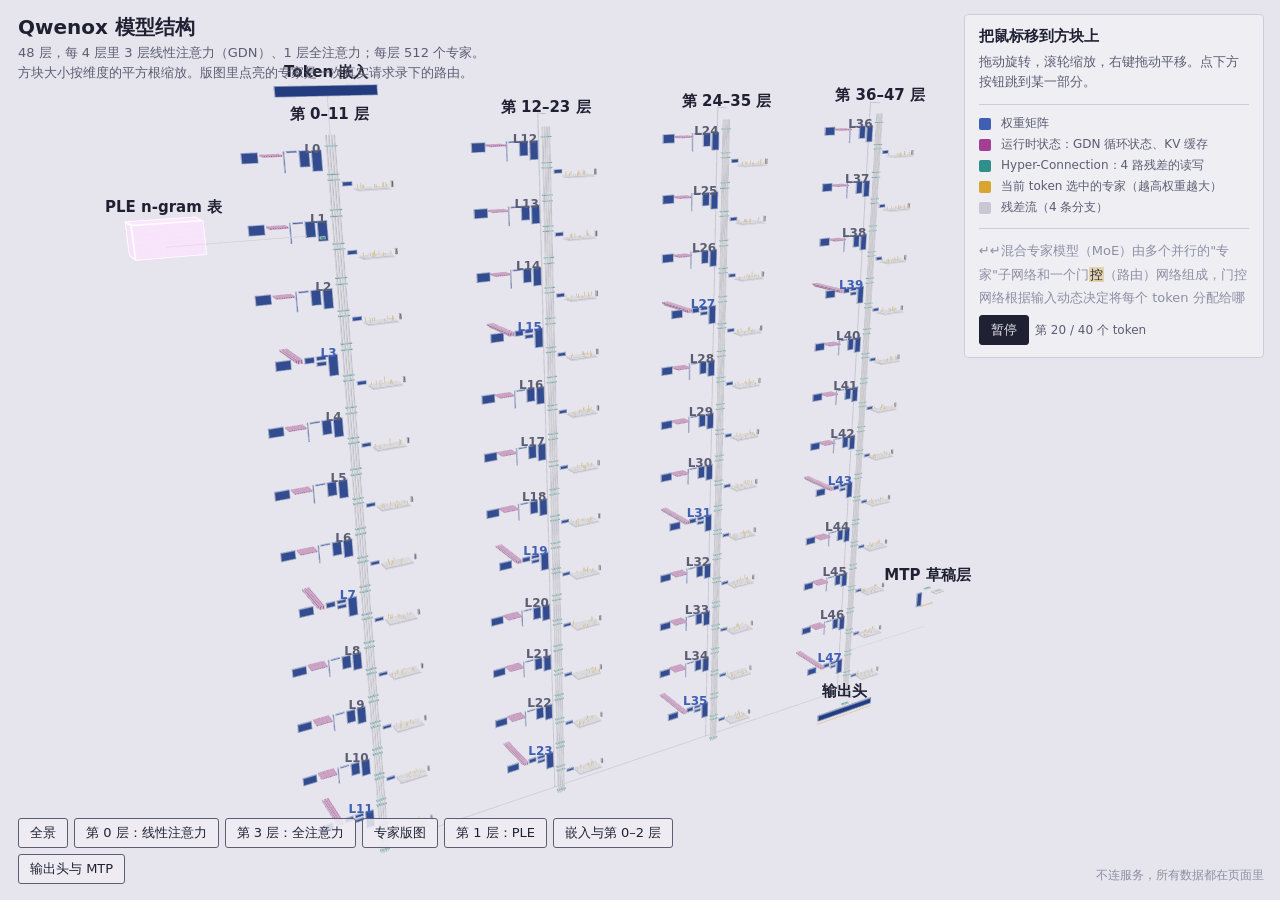
<file: tools/viz/qwenox-model3d.html>
<!doctype html>
<html lang="zh-CN">
<head>
<meta charset="utf-8">
<meta name="viewport" content="width=device-width, initial-scale=1">
<title>Qwenox 模型结构</title>
<style>
:root {
  color-scheme: light;
  --wafer: #e6e4ec; --ink: #1f2133; --ink2: #5b5d72; --ink3: #8d8ea3;
  --line: #cfccda; --panel: rgba(239,238,244,.94);
  --blue: #3f5fb3; --mag: #a43e93; --teal: #2f8f8a; --gold: #d9a531;
  font-family: "PingFang SC", "Hiragino Sans GB", "Microsoft YaHei", system-ui, sans-serif;
  font-variant-numeric: tabular-nums;
}
* { box-sizing: border-box; }
html, body { margin: 0; height: 100%; background: var(--wafer); color: var(--ink); overflow: hidden; font-size: 14px; }
canvas#gl { position: fixed; inset: 0; width: 100%; height: 100%; display: block; cursor: grab; }
canvas#gl.drag { cursor: grabbing; }
#labels { position: fixed; inset: 0; pointer-events: none; overflow: hidden; }
.lb { position: absolute; transform: translate(-50%, -100%); white-space: nowrap; font-size: 12px; color: var(--ink2); }
.lb.sec { font-size: 15px; font-weight: 600; color: var(--ink); }
.lb.ly { font-size: 12px; font-weight: 600; color: var(--ink2); transform: translate(-100%, -50%); }
.lb.ly.qsa { color: var(--blue); }

header { position: fixed; left: 18px; top: 14px; max-width: 520px; pointer-events: none; }
h1 { font-size: 20px; font-weight: 600; margin: 0 0 2px; }
header p { margin: 0; color: var(--ink2); font-size: 13px; line-height: 1.5; }

nav { position: fixed; left: 18px; bottom: 16px; display: flex; gap: 6px; flex-wrap: wrap; max-width: 60vw; }
button {
  font: inherit; font-size: 13px; padding: 5px 11px; border: 1px solid var(--ink2);
  background: rgba(239,238,244,.85); color: var(--ink); border-radius: 3px; cursor: pointer;
}
button[aria-pressed=true] { background: var(--ink); color: var(--wafer); border-color: var(--ink); }
:focus-visible { outline: 2px solid var(--blue); outline-offset: 2px; }

aside { position: fixed; right: 16px; top: 14px; width: 300px; background: var(--panel); border: 1px solid var(--line); border-radius: 4px; padding: 12px 14px; }
aside h2 { font-size: 15px; margin: 0 0 4px; font-weight: 600; }
aside .shape { color: var(--blue); font-size: 13px; margin-bottom: 6px; }
aside .desc { color: var(--ink2); font-size: 13px; line-height: 1.55; }
.legend { margin-top: 12px; padding-top: 10px; border-top: 1px solid var(--line); display: grid; grid-template-columns: 14px 1fr; gap: 4px 8px; font-size: 12px; color: var(--ink2); align-items: center; }
.legend i { width: 12px; height: 12px; border-radius: 2px; display: block; }
.tok { margin-top: 12px; padding-top: 10px; border-top: 1px solid var(--line); font-size: 13px; }
.tok .line { line-height: 1.8; color: var(--ink3); word-break: break-all; }
.tok .line b { color: var(--ink); background: rgba(217,165,49,.35); font-weight: 400; padding: 0 1px; }
.tok .ctl { display: flex; gap: 6px; margin-top: 6px; align-items: center; color: var(--ink2); font-size: 12px; }
.hint { position: fixed; right: 16px; bottom: 16px; color: var(--ink3); font-size: 12px; text-align: right; line-height: 1.5; }
.nogl { position: fixed; inset: 0; display: none; place-items: center; color: var(--ink2); }
</style>
</head>
<body>
<canvas id="gl"></canvas>
<div id="labels"></div>
<header>
  <h1>Qwenox 模型结构</h1>
  <p>48 层，每 4 层里 3 层线性注意力（GDN）、1 层全注意力；每层 512 个专家。<br>方块大小按维度的平方根缩放。版图里点亮的专家是一次真实请求录下的路由。</p>
</header>
<aside>
  <h2 id="i-name">把鼠标移到方块上</h2>
  <div class="shape" id="i-shape"></div>
  <div class="desc" id="i-desc">拖动旋转，滚轮缩放，右键拖动平移。点下方按钮跳到某一部分。</div>
  <div class="legend">
    <i style="background:#3f5fb3"></i><span>权重矩阵</span>
    <i style="background:#a43e93"></i><span>运行时状态：GDN 循环状态、KV 缓存</span>
    <i style="background:#2f8f8a"></i><span>Hyper-Connection：4 路残差的读写</span>
    <i style="background:#d9a531"></i><span>当前 token 选中的专家（越高权重越大）</span>
    <i style="background:#c9c6d6"></i><span>残差流（4 条分支）</span>
  </div>
  <div class="tok">
    <div class="line" id="tokline"></div>
    <div class="ctl"><button id="play" type="button" aria-pressed="true">暂停</button><span id="tokinfo"></span></div>
  </div>
</aside>
<nav id="nav"></nav>
<div class="hint">不连服务，所有数据都在页面里</div>
<div class="nogl" id="nogl">这个浏览器没有 WebGL2，无法显示 3D 视图。</div>

<script>
"use strict";
const ROUTES = [{"t":"\n\n","e":[333,351,214,249,315,109,261,90,88,148,32,383,97,235,74,193,400,206,130,306,372,357,5,89,114,222,295,4,59,60,249,182,205,408,335,394,177,269,293,507,465,325,506,156,28,344,252,59,496,257,236,468,292,98,263,446,436,49,142,190,112,285,165,13,144,201,185,233,283,505,438,242,288,158,452,60,199,239,191,163,175,87,191,11,283,449,425,458,319,262,443,111,361,58,68,376,214,142,502,139,177,203,240,28,107,495,126,508,211,263,371,273,197,234,165,154,189,84,48,456,459,228,37,290,390,160,63,288,217,265,286,385,50,352,387,91,93,273,423,461,127,476,486,383,506,212,314,335,14,473,289,346,169,306,6,426,494,178,193,199,480,23,278,91,299,163,243,189,231,58,381,372,68,488,499,305,72,422,61,209,49,212,370,471,184,264,211,91,250,291,145,26,192,377,315,37,174,162,170,31,344,258,55,457,15,109,78,507,477,287,508,100,215,418,255,474,150,392,220,131,81,345,223,41,30,195,287,293,57,86,390,0,118,146,257,82,233,163,356,372,283,175,131,87,191,11,115,509,318,449,443,361,111,58,130,395,376,214,0,142,211,177,263,424,400,240,82,445,157,330,197,181,456,234,270,346,84,371,388,406,459,217,265,160,288,140,228,390,290,234,385,50,352,423,37,427,286,328,101,93,476,383,314,82,160,127,47,212,486,33,169,185,449,70,193,37,346,22,100,272,163,480,91,23,333,405,216,399,235,403,68,488,265,72,299,305,272,499,61,372,91,212,370,250,305,291,184,264,211,471,26,63,37,145,212,225,277,315,162,356,507,170,287,34,155,335,401,215,65,78,508,215,100,220,232,41,287,464,91,474,293,81,287,77,175,78,270,264,223,114,95,390,185,114,105,292,462,234,120,257,151,91,280,222,311,349,434,240,76,56,48,226,449,437,16,5,266,435,441,253,220,393,87,212,432,287,309,259,471,323,226,177,293,290,186,199,85,346,325,355,263,222,277,56,3,276,423,309,218,180,329,271,139,256,236,463,192,92,58,195,171,306,449,238,137,49,160,485,173,183,430,197,5,198,130,32,116,191,267,312],"w":[111,38,23,21,17,13,12,11,5,5,59,51,38,22,19,17,14,13,13,9,87,47,24,21,17,14,13,12,11,10,39,39,38,34,22,22,20,17,16,9,53,43,33,25,21,18,17,16,15,14,51,36,34,22,21,20,18,18,18,17,51,44,41,30,21,16,14,14,13,11,71,31,23,23,22,20,18,18,18,11,49,43,41,34,23,19,15,12,10,10,42,38,32,31,25,24,21,18,15,11,49,38,33,29,23,18,18,16,16,15,73,35,29,21,18,17,17,15,15,15,75,37,25,24,19,18,18,17,12,10,60,40,35,29,20,18,16,16,13,9,50,37,30,26,23,22,21,17,15,13,42,40,30,26,26,22,19,18,17,14,42,40,29,29,24,23,20,19,14,14,36,35,33,33,26,23,20,19,17,11,38,35,34,30,29,27,21,19,12,11,72,41,23,23,19,18,17,15,14,14,46,46,29,29,27,21,17,17,15,9,52,49,43,23,21,16,14,13,13,12,38,32,32,29,27,25,23,23,15,12,58,37,29,26,25,22,15,15,15,13,35,31,29,28,26,24,24,23,19,18,73,36,34,29,17,14,14,13,13,12,118,24,24,16,15,15,12,11,10,10,49,48,35,24,22,20,18,14,13,12,52,42,38,29,24,18,17,13,13,10,36,35,34,31,30,21,20,20,15,14,53,46,43,25,18,16,14,14,13,12,100,26,24,21,18,17,16,13,10,10,57,51,28,22,21,19,17,16,12,12,41,30,29,27,26,25,21,20,18,17,40,35,33,26,25,22,19,19,19,18,66,37,25,21,20,18,18,17,17,16,56,50,34,28,24,14,13,12,12,11,45,40,32,30,27,22,16,15,14,14,37,34,28,26,25,23,23,22,19,18,52,36,26,23,22,20,19,19,19,19,43,35,30,29,23,20,19,19,19,17,45,43,28,25,23,23,20,17,17,15,52,42,27,26,23,21,20,15,15,13,45,39,27,26,23,21,19,19,18,18,48,35,33,29,24,23,19,16,14,13,46,29,27,24,23,22,22,21,20,20,40,30,25,25,25,24,23,23,21,19,49,41,36,29,20,19,16,16,15,14]},{"t":"混合","e":[365,374,440,173,187,344,47,397,93,113,459,104,352,205,60,225,369,474,320,157,371,430,96,503,18,86,167,316,349,36,49,103,437,363,45,120,68,130,142,289,272,482,436,266,104,30,221,505,129,113,212,322,85,491,405,355,134,293,210,387,486,285,325,297,267,95,103,148,218,56,35,509,195,2,401,78,508,71,363,471,365,308,49,181,470,355,175,191,183,422,258,67,17,446,71,68,463,286,304,361,176,345,173,393,130,240,177,163,331,361,9,234,371,270,84,500,197,249,456,165,459,290,145,444,52,228,177,63,82,265,423,50,385,399,473,264,427,461,286,352,127,383,160,476,486,82,314,249,500,33,169,70,449,346,22,193,322,37,166,100,480,91,216,163,333,8,399,405,235,454,488,68,299,381,265,499,61,305,72,374,185,314,80,211,405,284,212,305,370,264,26,145,37,315,63,225,434,30,170,22,258,170,344,155,507,78,65,17,34,55,215,286,508,100,471,43,498,279,98,463,423,392,252,480,456,279,287,412,301,344,234,292,0,233,257,434,185,105,356,118,318,470,131,175,160,463,283,115,57,12,443,71,111,427,194,361,376,0,67,395,400,211,393,345,176,240,173,263,177,416,9,181,197,234,456,270,38,346,214,422,265,459,145,444,288,52,160,228,290,182,328,352,427,101,506,423,50,390,37,385,383,476,299,47,160,33,82,249,500,365,169,391,185,449,220,51,22,221,291,193,244,91,163,216,480,300,405,403,333,399,488,72,272,381,466,61,68,299,499,265,379,185,345,473,450,80,314,196,289,418,328,502,347,263,31,25,428,45,138,162,170,34,155,401,65,6,202,470,298,369,286,471,279,498,4,200,473,129,162,448,423,480,392,252,310,356,431,130,380,286,234,114,103,245,120,185,352,496,258,48,280,311,48,318,352,100,492,56,150,349,16,19,348,328,21,384,37,272,289,286,402,250,266,235,272,392,270,108,64,203,293,166,380,226,493,145,353,289,193,338,30,202,90,160,111,438,76,402,378,170,488,139,487,236,256,177,293,60,113,367,139,247,111,279,232,379,300,330,403,151,486,211,308,35,443,219,116,129,399,242],"w":[42,38,30,26,21,21,20,20,19,18,51,32,29,28,26,21,19,19,15,15,48,44,35,30,20,18,16,16,14,13,60,36,32,23,22,19,17,16,15,15,114,22,20,18,14,14,14,14,13,12,57,36,35,20,19,19,18,18,17,16,72,43,35,26,15,14,14,13,12,11,45,39,29,27,26,25,18,16,15,15,32,31,28,26,24,24,24,24,23,19,40,34,30,29,25,24,23,18,17,16,43,42,30,29,26,25,17,17,13,13,61,48,36,24,16,15,14,14,14,13,50,32,31,25,22,20,19,19,19,17,40,39,38,26,20,20,19,18,18,18,46,40,32,30,23,21,20,15,14,13,64,40,37,23,20,15,14,14,13,13,52,37,36,33,20,17,16,15,15,14,38,32,27,26,25,23,23,22,20,19,57,30,25,23,22,21,21,20,19,18,73,37,23,23,18,18,18,17,14,13,55,49,27,26,25,23,13,13,12,11,40,39,37,32,21,20,19,17,16,16,53,33,30,27,25,22,18,17,16,15,51,35,30,22,22,21,21,20,17,15,33,31,30,28,28,22,21,21,20,20,71,27,25,25,21,18,18,18,16,15,35,34,32,31,31,23,21,19,15,13,44,42,32,32,25,24,16,14,13,12,37,36,34,32,25,21,19,17,17,17,67,27,26,26,25,21,19,15,15,15,45,34,28,26,25,25,22,18,16,16,82,44,22,19,17,16,14,14,13,13,31,30,29,28,26,25,25,24,22,15,46,35,29,28,24,23,22,18,17,14,53,36,31,28,23,19,18,17,15,15,35,33,31,27,23,23,22,22,21,19,72,52,34,22,15,14,12,12,12,11,58,46,26,24,22,21,15,15,14,14,64,54,30,23,17,15,14,14,12,12,56,39,29,26,21,20,20,17,14,14,71,36,26,23,21,16,16,16,15,15,37,37,33,29,28,27,22,15,14,14,67,35,28,21,20,20,19,17,15,14,47,37,25,24,21,21,20,20,20,20,64,29,28,20,20,20,20,20,18,17,52,36,23,22,21,21,21,20,20,19,77,26,20,20,20,20,19,18,18,17,55,41,39,22,20,19,17,15,14,13]},{"t":"专家","e":[123,343,386,398,314,365,64,92,51,47,352,143,459,474,45,185,267,93,467,429,96,86,192,260,167,138,265,267,302,408,49,103,363,45,437,120,66,132,68,341,272,482,505,30,266,213,221,129,48,97,322,405,212,85,387,491,363,293,355,497,384,486,39,297,248,296,267,325,46,215,35,401,195,78,509,364,2,37,363,237,199,355,217,492,112,249,237,507,331,440,274,262,420,17,49,302,337,126,259,183,307,351,317,234,143,282,365,361,346,50,168,87,392,33,86,438,194,246,170,178,51,216,151,10,318,40,466,165,2,0,40,394,485,92,167,344,36,370,187,173,498,300,56,462,341,46,93,292,348,320,211,51,220,495,321,291,494,262,310,65,28,470,250,187,300,482,175,297,220,440,463,401,215,16,442,90,457,81,187,152,418,379,484,270,80,280,366,161,392,487,147,45,314,307,81,24,19,100,281,510,34,170,310,437,349,459,155,369,298,148,471,478,286,438,4,359,370,479,162,386,423,252,310,480,25,380,260,431,102,503,185,114,120,103,245,162,496,477,172,292,199,355,440,237,492,112,365,249,217,427,262,302,274,49,420,160,17,337,471,242,307,365,317,50,351,293,143,361,234,346,87,168,392,33,86,201,246,177,438,193,51,151,318,216,177,10,40,2,372,46,40,485,92,502,253,435,344,418,200,296,56,300,341,130,299,46,93,320,498,262,211,321,220,51,495,216,494,65,262,249,300,28,250,470,482,220,187,175,297,433,16,463,401,102,224,457,90,215,187,442,379,418,80,484,270,366,252,280,161,345,151,347,45,328,502,307,428,147,331,81,34,170,470,401,155,369,202,362,65,6,286,471,279,4,146,162,478,386,370,348,423,392,480,252,25,310,260,380,3,130,114,234,103,245,496,185,120,228,104,337,280,222,349,56,352,318,165,311,502,100,16,19,83,328,348,272,436,253,117,125,266,235,402,98,250,108,478,109,244,493,293,166,220,177,494,319,493,193,42,145,30,203,3,111,90,402,66,138,107,360,488,139,386,509,256,236,177,487,60,98,108,139,306,328,379,300,163,302,232,485,219,486,129,503,5,443,211,462,35,367],"w":[44,36,34,25,23,22,21,17,17,16,79,33,32,31,15,14,14,13,12,12,43,35,28,25,24,22,20,20,19,19,79,39,25,22,21,18,14,14,12,11,121,26,16,15,15,14,12,12,12,11,51,43,31,23,21,21,17,16,16,15,80,38,30,21,16,15,15,14,13,13,70,48,34,30,23,13,12,9,8,8,82,77,18,12,12,12,12,10,10,10,38,33,28,28,25,24,23,23,20,13,82,28,23,22,18,18,17,17,16,14,50,35,27,26,26,21,19,19,17,15,43,37,28,27,25,22,22,21,16,15,82,33,28,27,23,14,13,12,11,11,68,41,35,25,19,18,14,13,13,11,40,38,36,29,28,19,17,17,16,16,46,36,30,26,25,25,19,17,16,15,49,39,32,29,21,21,18,17,15,15,52,42,31,24,24,22,22,14,12,11,45,40,34,27,26,21,17,15,15,14,76,45,25,21,18,17,15,15,12,12,76,29,27,23,21,21,18,15,14,13,57,32,30,24,23,20,20,20,14,14,50,44,31,28,25,23,18,13,13,10,66,40,31,24,19,18,17,17,12,11,40,38,34,31,27,19,18,18,15,15,101,24,19,18,18,17,16,15,14,13,50,33,30,29,26,21,19,18,16,14,40,35,30,29,25,24,19,19,17,16,68,32,28,23,19,18,18,18,17,14,50,42,26,22,21,21,19,18,18,18,42,42,32,29,27,19,17,17,16,14,59,51,22,21,21,21,18,16,15,13,43,40,33,28,22,21,20,18,14,14,64,51,39,20,17,14,14,13,12,10,37,35,30,27,25,24,20,20,18,18,65,42,26,24,19,18,17,15,15,14,46,45,32,25,25,17,17,16,16,16,58,33,29,26,24,20,18,18,16,13,53,45,31,27,22,19,15,15,15,14,52,33,25,24,23,22,21,20,19,16,63,38,32,27,21,17,15,15,13,12,44,37,32,27,23,22,19,18,17,16,64,36,22,20,20,20,19,19,19,18,39,34,33,29,24,21,20,20,18,18,51,35,29,27,22,20,19,19,17,17,33,31,27,27,25,24,23,23,22,21,85,39,21,19,16,16,15,15,15,14]},{"t":"模型","e":[451,343,52,64,314,47,471,161,492,497,352,185,279,474,441,119,342,143,459,381,319,265,96,256,74,117,86,167,127,313,49,45,103,363,142,437,235,289,120,229,272,266,505,482,309,213,30,436,9,425,85,134,491,322,405,212,447,355,191,192,455,407,267,357,296,39,26,297,11,244,35,401,2,509,364,250,37,78,400,314,355,365,373,492,161,199,217,381,399,422,302,259,49,420,183,67,17,205,286,30,346,480,32,307,361,78,408,193,267,393,438,86,246,9,177,371,33,392,229,240,91,372,136,444,318,40,70,302,345,2,40,250,36,418,177,394,64,153,385,167,56,299,498,439,130,268,215,64,88,46,211,495,321,51,494,220,65,291,216,503,300,187,28,463,482,440,250,433,341,49,102,457,215,90,463,187,218,351,477,224,80,410,379,484,487,418,506,170,450,117,147,328,331,25,347,263,361,81,307,225,34,170,401,10,190,349,459,486,155,226,471,286,279,348,438,146,162,182,386,412,392,3,503,130,25,423,372,20,304,469,234,292,185,103,114,496,245,120,435,478,365,161,492,355,49,434,373,170,466,399,286,302,17,49,67,420,259,80,258,380,346,393,274,361,176,27,345,480,172,365,9,86,246,438,33,177,234,240,371,201,444,40,91,372,177,288,192,136,70,2,40,390,385,177,418,80,511,250,435,328,299,504,56,500,130,242,498,37,38,268,220,211,51,495,321,291,296,143,494,503,300,28,187,463,482,433,49,175,216,505,102,463,477,457,90,16,466,381,351,215,379,410,450,80,260,418,145,345,331,170,263,147,328,331,361,314,25,273,151,347,170,34,310,401,287,155,10,459,13,5,286,182,348,471,463,438,279,146,162,56,392,25,423,130,3,372,503,469,240,45,185,114,245,443,292,103,120,162,33,296,222,352,76,280,349,165,318,297,311,434,16,19,112,405,328,272,509,83,262,348,98,244,125,11,116,266,250,498,280,481,293,177,199,186,481,166,144,220,362,179,3,309,203,138,30,259,180,428,498,438,488,378,139,386,60,427,192,463,175,256,256,108,379,449,306,461,238,160,485,163,312,432,422,309,191,499,198,335,271,32],"w":[48,48,33,21,20,18,17,17,17,16,56,36,28,24,21,21,21,17,16,16,68,41,40,24,17,17,14,12,12,12,69,27,25,24,24,20,18,18,16,15,114,24,21,20,16,15,12,12,11,11,49,35,32,32,21,21,18,17,15,14,61,30,29,28,26,19,18,17,15,13,55,44,35,26,19,19,17,17,11,11,40,34,34,28,27,26,18,17,16,16,51,46,37,22,22,22,17,15,12,11,57,36,22,21,21,21,20,20,19,19,33,32,32,31,26,23,21,20,19,18,41,39,32,24,23,22,21,19,17,17,89,29,27,18,18,17,15,15,14,13,45,41,35,24,23,22,19,17,15,14,68,49,29,29,20,16,14,10,10,10,50,50,48,29,17,14,13,13,12,9,47,44,36,29,27,19,14,13,13,13,39,35,34,27,26,24,20,19,16,15,51,40,35,33,26,20,15,13,12,11,58,54,33,24,20,16,13,13,13,12,38,34,34,30,29,22,20,16,15,15,54,46,29,27,26,25,16,11,10,10,47,40,33,27,25,22,22,15,12,12,36,28,28,27,25,25,23,23,20,19,55,47,24,24,20,18,17,17,17,15,41,39,37,29,22,22,17,17,16,15,56,40,34,24,21,19,18,15,14,14,56,30,27,26,26,24,18,17,17,14,76,36,22,20,18,17,17,17,17,15,57,28,26,25,24,22,20,20,18,17,48,40,32,32,30,16,15,15,13,13,81,36,25,20,20,16,16,14,14,14,43,35,29,28,26,21,20,20,18,16,59,34,34,27,24,18,17,16,13,13,45,43,33,26,25,21,20,16,15,12,44,36,33,30,26,21,20,17,16,13,42,39,32,32,21,20,19,19,17,15,49,39,36,35,22,18,16,15,13,12,51,39,29,26,25,20,17,16,16,16,55,33,30,27,23,20,18,18,16,16,48,30,30,29,22,22,21,18,18,16,49,42,31,30,19,19,18,16,15,15,48,35,33,26,25,19,18,18,17,17,62,38,32,19,18,18,18,17,17,17,39,34,27,24,24,23,22,22,20,20,30,29,29,26,26,25,24,23,22,21,53,34,32,31,26,20,17,15,14,14]},{"t":"（","e":[456,217,74,248,239,212,475,496,265,60,190,386,95,14,406,213,5,208,356,303,4,300,95,84,107,255,200,272,32,209,204,229,163,115,182,430,143,178,171,217,20,257,302,173,156,198,506,344,309,389,213,348,368,478,236,20,101,344,35,63,195,149,285,52,281,39,342,244,510,326,444,115,80,186,93,303,11,410,66,87,466,183,191,365,422,318,308,181,377,175,463,67,2,446,17,68,264,71,304,292,480,393,274,173,240,194,267,207,176,226,9,234,371,249,84,500,456,422,270,367,444,289,507,168,97,459,265,290,63,134,399,40,80,379,385,36,423,50,70,250,498,299,249,160,500,127,242,476,329,486,169,496,19,50,100,449,298,174,292,303,489,480,163,91,216,244,377,405,228,262,67,84,381,224,499,488,61,299,102,374,276,100,379,358,249,273,289,284,465,405,328,193,113,490,136,170,413,162,331,368,34,65,155,170,168,238,486,202,182,258,471,166,178,498,467,460,459,438,162,477,372,462,3,465,161,304,308,129,321,49,234,105,435,32,356,434,168,446,292,190,466,377,183,365,318,337,392,184,181,308,463,67,2,304,71,286,277,17,118,376,480,393,226,343,139,345,194,207,274,240,9,169,234,508,246,86,171,500,371,509,507,289,288,444,201,97,40,506,162,168,40,399,379,109,80,70,250,269,82,418,249,299,498,242,500,64,19,160,444,460,51,211,220,495,321,298,291,221,169,506,489,300,187,377,405,244,28,463,179,216,67,224,102,84,463,381,457,332,90,351,276,100,379,358,249,289,80,314,374,465,193,328,45,490,113,151,413,393,162,25,34,470,65,170,486,202,238,155,168,162,166,471,178,162,478,477,467,498,454,459,462,372,3,465,308,252,129,161,49,321,114,103,234,245,496,120,241,162,157,414,280,311,318,352,48,100,177,92,386,371,83,19,348,328,91,37,436,272,350,54,108,250,290,41,402,21,386,378,25,235,293,166,193,37,220,346,373,450,142,360,30,402,111,421,129,138,274,247,441,285,488,60,449,64,479,509,28,34,31,292,256,379,188,340,315,461,316,314,24,141,78,272,85,425,248,280,11,82,35,443],"w":[91,49,33,18,18,15,11,8,8,5,86,41,26,18,17,17,14,14,12,10,54,35,27,25,24,22,17,17,17,17,58,46,31,24,19,17,16,16,15,14,48,31,26,26,25,24,23,19,17,16,53,51,37,27,23,17,15,12,11,11,84,50,30,23,15,12,12,11,9,9,79,41,27,27,17,15,14,13,11,11,53,42,32,29,21,18,17,16,14,14,87,34,31,20,20,14,14,14,11,11,68,46,25,24,20,16,15,15,14,13,63,50,40,20,16,15,13,13,13,12,43,42,36,31,28,18,15,15,15,12,56,44,33,25,21,19,17,15,15,10,49,47,38,29,19,18,17,14,13,12,55,28,23,23,22,21,21,21,20,19,46,35,34,27,27,20,18,18,14,14,53,39,31,27,21,20,19,16,15,13,61,51,30,23,17,17,16,14,13,12,65,50,41,19,17,15,13,13,12,11,50,36,36,27,21,20,19,15,15,15,46,38,30,27,22,20,20,19,16,15,83,42,41,23,18,13,10,9,8,8,60,33,25,22,22,21,19,18,18,17,79,38,22,20,20,18,17,15,14,14,64,39,34,22,21,17,16,15,13,13,84,34,22,20,18,17,17,16,14,13,88,27,19,18,18,17,17,17,17,16,46,34,31,31,25,21,17,17,17,16,47,33,32,29,29,19,17,17,17,16,59,52,44,18,16,15,15,14,12,11,35,33,29,27,25,25,21,20,20,19,39,38,29,24,23,22,21,21,19,18,54,54,26,24,21,17,15,15,15,12,54,51,47,19,16,15,14,13,13,13,55,39,33,30,21,20,15,15,15,13,71,38,29,21,20,19,16,14,14,13,70,50,23,18,18,18,17,14,14,13,61,50,36,22,19,19,14,13,10,9,49,41,36,36,21,18,15,14,13,12,76,29,26,26,23,17,16,15,15,13,49,37,34,30,24,24,18,14,13,13,38,36,31,27,27,23,22,21,15,15,61,55,31,17,17,16,15,15,14,14,58,39,33,26,22,17,15,15,15,14,58,39,35,22,21,21,18,14,14,14,43,42,34,31,22,22,17,15,14,14,60,46,30,21,20,20,18,16,12,11]},{"t":"Mo","e":[440,367,460,37,366,339,15,179,340,500,14,69,352,154,122,42,91,118,401,298,492,349,477,54,86,375,260,64,181,152,49,103,45,437,85,218,120,340,363,142,272,505,482,266,213,30,436,330,221,309,322,212,405,216,210,387,491,447,85,463,39,299,51,486,399,169,267,297,46,238,35,508,78,401,87,294,37,403,2,69,355,199,466,365,237,183,492,373,284,112,420,302,49,262,337,17,259,332,183,30,343,139,307,365,234,282,50,317,351,247,246,87,86,33,392,168,438,170,177,169,216,177,10,145,372,36,51,151,189,466,92,253,40,334,427,154,365,511,435,36,56,46,88,197,130,183,93,300,283,341,211,65,216,494,495,220,321,296,503,51,28,324,482,187,470,300,250,341,175,455,16,284,401,215,442,193,306,54,69,463,484,418,419,361,5,209,80,358,179,467,19,24,510,307,147,141,314,250,431,253,310,437,93,459,170,327,493,97,469,28,166,288,471,120,478,251,438,162,200,483,400,364,372,511,504,301,324,11,380,399,120,245,103,496,58,185,387,183,162,241,440,112,237,427,86,492,249,67,199,305,302,337,242,460,420,169,262,32,160,239,307,293,143,427,317,234,32,303,8,282,87,168,465,233,312,392,383,198,438,404,80,151,216,249,10,158,225,241,40,152,334,92,253,365,401,449,384,202,275,154,56,46,294,37,320,292,153,130,215,289,211,216,220,495,65,321,249,266,81,503,28,482,300,470,323,187,324,173,220,175,16,401,442,193,284,101,204,306,426,230,484,419,407,179,345,32,311,52,144,158,314,238,307,151,19,24,282,399,147,141,437,459,310,272,327,93,504,8,170,28,288,478,166,162,477,471,286,505,179,429,6,364,400,11,361,394,399,346,380,423,245,103,120,443,114,183,4,496,162,185,280,318,352,76,311,434,179,297,165,100,415,348,328,19,272,405,437,233,87,80,224,493,172,386,374,429,250,259,244,324,293,166,177,199,362,450,432,193,220,463,350,30,297,441,438,160,3,402,203,76,488,61,221,481,168,60,0,31,509,79,357,294,215,290,438,427,289,379,123,346,433,99,78,443,316,242,448,129,507,0],"w":[52,44,44,28,19,18,18,12,10,10,52,42,35,28,19,19,16,16,16,11,42,40,32,32,27,22,17,16,15,12,72,31,24,21,20,18,18,17,17,16,106,24,18,17,16,16,16,15,14,14,42,32,28,27,25,22,22,20,20,16,67,38,30,22,20,19,16,16,14,13,47,40,34,32,23,19,17,17,15,11,60,57,39,18,16,15,15,12,12,11,56,36,30,30,21,19,18,17,15,12,69,36,29,21,20,20,19,15,14,12,40,38,31,31,30,22,19,17,14,14,43,35,33,32,28,21,17,17,15,14,54,50,49,23,18,16,15,13,9,9,75,29,23,21,19,18,18,18,17,17,49,35,34,31,29,22,15,15,13,12,58,40,32,26,20,20,17,16,14,13,47,40,35,29,28,17,16,15,14,14,46,37,32,30,21,21,18,18,18,15,39,37,30,27,23,21,21,21,19,15,48,41,34,29,21,18,17,16,16,16,41,39,35,24,23,21,21,20,15,15,44,42,28,26,22,21,21,18,17,15,56,55,45,24,17,15,13,12,9,9,63,49,39,22,19,17,14,11,10,10,48,47,38,32,26,16,14,13,12,10,84,35,32,31,22,13,11,10,10,10,43,32,30,25,24,23,22,20,19,18,72,48,25,21,20,16,15,14,12,11,52,37,33,33,29,16,15,14,14,12,44,37,31,26,21,20,19,19,19,19,50,44,36,32,24,18,13,13,13,12,60,29,28,24,21,20,20,19,18,17,60,33,30,25,23,19,18,18,16,13,73,46,26,24,18,17,13,13,13,12,41,35,28,25,24,23,21,21,19,17,41,34,32,28,27,23,22,18,15,15,62,37,25,23,21,20,18,17,16,16,71,32,25,23,19,18,17,17,16,16,44,37,37,32,23,19,18,15,15,14,45,43,38,35,20,17,16,15,13,13,46,46,37,30,25,15,15,15,13,13,34,30,27,26,26,26,24,22,21,20,60,45,35,23,18,18,17,14,12,12,58,38,31,26,19,18,18,16,16,15,56,35,30,23,21,20,19,18,17,16,63,29,28,24,23,22,19,17,16,15,45,36,28,27,26,20,20,18,18,17]},{"t":"E","e":[440,428,399,179,15,118,113,304,89,334,352,42,163,154,122,253,93,118,467,14,260,96,230,54,258,375,86,152,64,140,49,85,103,363,120,142,45,214,325,218,272,505,266,482,213,436,30,221,330,105,405,322,212,85,447,387,497,210,463,293,39,299,486,399,267,297,51,46,71,95,35,401,78,448,195,37,368,266,2,87,355,199,466,492,373,365,237,112,249,331,274,420,337,126,183,17,302,262,49,259,307,343,139,143,282,365,234,361,50,351,194,86,87,392,438,177,33,412,246,168,216,51,466,10,318,189,151,494,36,2,40,485,370,167,344,511,92,187,250,267,300,498,341,462,56,187,1,88,84,46,495,211,494,65,51,216,296,220,321,310,28,300,482,187,324,463,470,250,508,175,457,215,463,16,102,401,90,442,112,284,418,5,484,80,366,280,442,379,482,402,45,81,147,24,25,140,328,510,314,307,170,34,459,349,369,310,470,202,298,488,286,166,370,478,471,381,386,440,477,70,400,11,310,449,332,364,380,504,503,431,120,103,245,185,496,114,71,21,292,58,199,355,466,492,440,237,373,112,331,365,274,420,302,183,337,262,126,49,41,17,343,307,234,365,143,139,282,317,361,159,87,392,33,438,246,177,86,168,412,326,216,10,51,318,151,177,189,46,466,36,40,485,483,253,92,344,502,200,370,294,300,341,498,56,88,1,299,130,37,85,211,495,216,65,220,321,296,494,51,291,300,28,187,463,482,470,175,324,433,341,102,16,457,463,215,401,90,284,218,442,5,418,80,442,484,450,366,410,280,482,331,263,147,328,314,151,25,307,361,140,170,401,310,10,459,155,13,287,226,34,166,286,471,182,279,348,478,463,386,175,11,392,400,364,130,310,25,503,399,449,185,114,245,103,292,33,443,162,120,119,222,352,280,76,349,318,56,311,100,165,19,405,328,272,509,112,479,348,415,262,98,244,125,11,25,498,280,266,35,116,293,199,177,362,186,166,179,481,437,144,3,309,180,112,428,498,406,210,259,218,378,463,175,192,427,488,319,139,256,478,178,238,497,160,449,379,108,306,345,485,309,491,360,191,231,271,499,312,335,429],"w":[65,45,34,33,19,15,12,11,10,9,58,39,26,25,22,20,18,16,16,15,60,35,33,25,23,21,16,16,13,13,73,26,25,25,24,21,19,15,13,13,144,21,16,13,12,11,10,10,9,9,81,40,23,19,18,17,17,15,12,12,62,36,32,27,20,20,20,14,13,12,70,53,40,18,16,15,12,11,11,10,85,66,23,16,12,12,11,10,10,10,66,34,22,22,22,21,20,18,16,15,37,36,33,32,29,25,22,16,15,9,34,33,29,28,28,26,23,20,17,17,43,37,37,29,25,24,17,17,14,13,66,40,26,25,21,21,16,15,14,12,62,57,33,29,19,15,13,12,7,7,42,39,32,28,26,21,20,19,15,12,48,45,38,34,22,18,14,13,12,11,44,41,31,24,23,22,20,18,17,16,76,40,35,20,18,18,16,12,10,10,46,42,30,28,26,18,17,17,15,15,95,39,20,19,19,15,14,13,11,10,68,57,27,27,27,16,10,8,8,8,58,36,30,27,21,19,17,16,16,15,62,59,30,25,24,14,12,10,10,9,65,38,31,29,23,16,15,13,13,11,64,47,29,26,24,16,14,12,11,11,38,37,34,33,32,20,20,17,13,11,42,37,31,30,25,22,20,20,15,13,36,36,35,26,25,24,22,18,18,14,80,41,21,18,17,17,16,15,15,15,52,42,30,27,24,20,18,16,12,12,41,37,30,29,27,22,20,18,16,14,94,35,23,18,18,16,14,14,12,10,48,45,36,28,23,21,16,14,12,12,73,45,30,28,23,13,11,11,11,9,46,39,29,26,23,22,19,18,16,16,68,42,33,21,18,17,15,14,14,13,51,50,32,26,24,22,13,13,12,11,51,35,35,31,26,22,18,13,12,12,51,45,30,24,21,19,18,16,16,15,64,34,31,26,22,18,15,15,15,15,44,32,32,27,24,20,19,19,19,18,47,38,27,26,22,22,22,20,17,15,52,49,33,21,19,18,17,16,15,15,64,38,22,21,19,19,19,18,17,17,44,28,27,26,26,25,23,21,17,17,45,35,29,24,23,23,22,19,18,17,45,37,34,29,27,24,18,15,13,11]},{"t":"）","e":[172,183,239,329,69,482,475,31,102,450,462,52,276,95,142,166,63,356,497,129,467,95,107,195,84,255,338,272,209,116,229,330,197,405,465,398,177,217,468,49,452,198,384,243,156,173,257,344,506,388,20,196,113,459,236,331,350,481,35,491,149,282,285,299,326,66,357,352,52,39,182,378,66,469,148,90,303,436,35,476,191,365,318,170,466,283,161,399,308,422,463,446,67,2,464,304,17,0,71,286,274,393,139,343,436,173,58,480,331,176,9,234,371,86,456,500,367,270,165,197,444,459,202,290,228,479,63,143,82,40,40,385,390,171,427,423,36,50,56,282,299,504,33,160,498,500,383,127,37,268,169,51,70,193,22,291,449,220,296,340,91,216,480,333,163,399,300,405,244,277,488,466,381,72,499,477,61,372,299,265,233,428,284,450,260,405,145,95,314,410,26,263,147,331,225,245,25,315,30,145,170,258,155,401,78,10,287,17,13,344,348,182,286,412,496,279,97,108,463,31,130,392,366,469,45,11,456,485,288,398,292,185,119,33,118,257,435,478,382,296,170,399,318,448,160,463,275,365,462,191,443,0,446,2,286,194,71,304,67,503,393,400,345,173,172,176,416,424,211,243,9,234,456,181,270,38,197,214,339,343,444,288,459,228,265,397,217,143,182,458,427,328,506,352,101,390,423,72,40,418,33,299,454,351,500,383,294,242,37,38,220,211,321,51,391,495,291,352,262,503,300,28,216,210,250,244,470,175,482,49,16,466,477,401,442,72,488,90,218,351,331,450,284,32,92,233,91,260,384,199,147,314,263,361,328,151,282,24,273,440,170,310,401,459,287,10,5,226,437,349,182,56,478,348,463,40,175,247,286,217,130,392,469,366,45,25,11,315,398,311,185,114,443,245,103,120,162,292,33,496,352,280,222,76,318,485,100,297,311,179,19,405,328,272,509,262,348,479,415,112,98,244,11,125,116,324,481,28,449,135,293,199,177,166,362,360,186,179,193,144,3,309,180,112,406,259,498,428,353,210,378,463,192,139,488,175,427,319,256,92,238,449,160,108,306,345,28,485,309,478,312,499,309,32,432,191,198,130,5,335],"w":[85,44,30,24,16,14,12,12,9,8,106,40,35,16,12,10,9,9,9,9,76,33,31,31,19,18,13,12,12,11,92,32,29,17,16,16,14,13,13,13,35,31,27,26,26,25,24,21,20,20,95,52,24,22,14,11,11,8,8,8,85,47,28,17,15,15,14,13,11,10,51,43,32,23,20,19,18,18,16,15,50,39,37,36,20,16,15,14,14,13,40,36,29,29,22,21,21,20,19,18,51,48,36,34,18,16,15,13,12,11,78,57,23,18,18,15,12,12,12,11,104,24,24,19,18,18,14,12,11,11,54,32,31,25,24,21,20,17,16,15,58,44,32,28,24,19,15,13,12,10,71,28,27,26,23,19,16,15,14,14,47,34,31,23,22,22,21,21,18,15,33,32,30,28,25,25,24,21,19,19,42,36,27,27,25,25,19,19,18,17,57,36,33,29,19,18,16,16,15,15,59,55,28,26,19,18,15,14,11,10,53,40,32,28,25,20,15,15,14,14,53,53,29,24,21,20,17,16,12,10,65,42,31,27,23,15,14,13,12,12,59,35,34,22,22,21,18,16,16,14,37,35,27,26,24,24,22,22,21,18,55,33,28,27,24,21,19,17,15,15,53,50,30,28,23,20,15,13,12,11,98,26,19,18,17,17,16,15,15,14,68,52,30,23,15,15,15,14,13,13,53,47,30,22,22,18,16,15,15,15,53,32,28,27,25,24,18,17,16,15,49,30,29,29,22,22,21,18,18,18,55,34,33,27,20,19,19,17,17,16,39,35,26,24,24,23,22,21,20,20,66,42,33,28,17,15,14,14,13,13,43,39,32,28,27,23,18,17,15,14,51,31,31,27,26,24,19,18,15,13,48,42,27,26,25,24,17,16,16,14,49,42,41,29,23,17,15,15,14,11,42,37,35,26,22,20,19,19,18,16,46,33,32,24,23,22,19,19,19,17,54,40,29,29,21,19,17,17,15,14,64,31,27,26,24,20,20,15,15,13,53,38,28,25,21,19,19,18,18,17,36,32,27,26,26,24,23,21,20,20,42,34,29,28,22,22,21,21,19,17,62,31,27,26,24,24,24,13,13,10]},{"t":"由","e":[209,96,462,264,219,255,17,325,101,23,265,370,503,236,95,293,87,56,96,9,493,142,414,106,264,507,253,20,84,311,229,430,264,252,246,212,49,237,104,197,391,468,288,405,371,161,471,272,192,102,20,424,116,437,284,493,379,53,331,143,371,130,266,307,285,462,5,149,52,269,72,259,128,257,405,75,66,35,77,381,399,170,275,161,191,318,373,492,448,11,49,259,302,464,194,2,505,239,33,304,393,173,172,490,176,207,3,345,494,427,9,234,377,343,88,168,21,325,33,87,444,105,198,157,395,55,502,316,278,40,202,427,277,474,418,92,390,36,257,77,299,283,56,273,500,351,498,294,285,33,220,211,51,291,495,321,310,65,503,102,300,28,187,482,463,244,250,175,173,49,16,265,90,477,53,125,187,463,401,442,81,32,123,93,484,430,122,284,231,52,147,263,314,328,313,498,361,25,46,26,310,13,170,437,459,136,401,93,394,278,34,227,120,478,470,277,97,148,88,416,444,323,176,245,168,228,370,114,453,58,185,245,114,103,120,118,443,292,482,162,399,275,170,127,177,249,434,492,112,161,302,337,286,391,262,2,239,369,304,49,393,173,490,3,345,494,176,307,172,427,9,234,377,343,168,198,374,33,261,193,105,444,395,198,502,288,157,55,316,40,427,92,202,80,506,328,277,120,40,418,283,320,294,292,56,76,455,299,46,33,220,211,495,321,216,291,249,65,51,352,28,300,187,250,175,482,323,220,297,470,16,265,401,442,53,187,284,193,62,0,32,122,81,484,123,468,52,246,430,417,314,147,24,141,151,307,250,253,242,12,437,310,13,459,272,469,136,394,504,82,478,34,227,238,208,119,162,419,148,438,444,323,176,245,228,114,453,16,58,370,103,185,245,114,120,162,496,241,183,449,318,179,280,352,311,100,485,505,76,314,19,328,415,348,272,88,439,35,233,80,280,7,429,374,172,250,135,358,214,324,293,362,193,199,166,177,450,107,360,220,72,347,180,96,264,112,165,30,3,253,488,139,92,463,192,389,195,256,438,319,238,494,173,449,183,160,28,306,485,137,197,335,167,5,198,116,429,267,10,35],"w":[63,37,34,28,23,22,17,13,10,9,65,45,42,36,16,12,12,9,9,9,78,32,29,21,20,19,16,16,13,12,109,26,23,17,17,16,14,13,10,10,41,39,36,32,22,19,18,18,16,15,97,51,31,22,11,10,9,8,8,8,42,36,33,30,25,23,22,16,15,13,57,39,36,35,29,22,15,9,8,6,53,38,38,23,22,21,19,15,14,12,33,33,30,26,26,24,24,20,19,19,54,47,28,28,23,19,18,14,14,12,57,53,21,21,20,20,19,17,14,13,57,42,36,31,29,17,14,10,9,9,46,39,38,23,23,21,20,16,15,15,59,31,28,23,22,21,20,17,17,17,61,42,28,25,25,24,15,13,12,11,62,46,31,22,18,16,16,15,14,14,45,32,31,25,23,22,20,20,19,17,57,52,35,22,19,16,16,15,13,11,86,30,26,24,22,18,14,12,12,11,48,48,32,24,22,20,17,15,15,14,59,34,29,27,25,21,17,17,13,13,56,37,37,30,20,20,18,17,11,8,72,30,24,23,21,20,17,17,16,15,75,46,21,19,18,17,16,15,14,13,36,32,31,26,25,23,22,21,21,18,38,37,35,32,25,20,19,18,17,15,46,44,36,35,18,16,16,15,15,14,51,45,33,27,24,19,16,15,14,11,63,31,30,28,27,27,16,14,11,10,39,29,27,26,26,23,23,22,21,20,65,51,28,25,21,15,13,13,12,12,64,29,27,25,21,21,20,17,16,16,72,43,33,24,17,15,14,14,13,11,44,40,37,29,29,24,16,13,12,12,52,44,25,24,21,20,20,17,16,16,71,32,26,24,22,17,16,16,15,15,60,48,25,21,20,19,17,16,14,14,42,42,37,36,23,19,17,14,12,11,42,41,40,33,26,18,17,15,12,9,42,40,40,39,24,16,16,14,13,12,39,33,33,31,28,26,20,18,14,12,92,22,21,20,19,18,17,15,15,15,53,33,30,29,28,21,17,17,14,13,36,34,33,31,29,20,20,18,17,16,36,30,30,29,27,26,21,21,19,16,38,33,28,27,25,25,20,20,20,19,63,36,32,28,19,18,17,14,14,13]},{"t":"多个","e":[124,392,56,149,150,411,111,234,405,473,264,385,251,482,237,104,71,87,110,244,142,215,481,468,293,251,503,10,321,243,216,49,397,229,103,104,176,437,363,120,391,495,314,272,499,349,436,144,359,482,284,270,233,373,322,85,346,411,355,331,486,248,354,479,98,297,312,277,499,132,35,274,195,390,206,509,491,0,466,339,399,86,427,249,237,492,112,288,317,440,262,242,337,302,460,49,420,259,239,30,307,459,293,91,317,60,427,393,354,106,168,87,474,233,343,377,297,71,438,198,351,93,271,444,165,343,419,105,157,151,92,277,41,384,486,238,202,482,80,506,320,76,56,292,46,283,348,93,354,500,220,211,495,321,51,216,291,262,65,102,28,470,187,482,250,175,397,300,220,323,16,401,187,193,442,284,0,125,437,215,484,216,220,323,231,52,489,472,122,311,147,314,223,242,24,307,19,160,20,113,437,8,310,459,469,272,278,136,504,279,119,492,162,478,208,301,417,238,459,32,141,335,163,419,177,137,176,323,58,92,185,245,114,162,103,120,241,172,4,496,399,427,86,112,237,440,249,386,288,432,242,302,262,337,49,460,420,471,160,231,307,293,459,427,317,60,91,82,87,120,87,474,377,343,233,465,410,168,131,198,151,351,271,105,165,343,93,444,372,419,92,277,384,486,80,506,40,482,47,328,76,46,320,56,351,93,191,153,292,354,211,220,321,495,216,65,51,503,249,291,28,250,482,470,297,220,187,175,300,397,16,187,193,401,442,284,0,477,81,230,216,484,323,220,122,95,472,32,180,330,314,147,24,253,307,440,223,151,135,242,437,459,8,469,310,272,504,92,10,303,478,119,162,492,208,238,298,417,459,301,335,323,176,141,419,137,177,107,58,163,245,103,185,114,120,162,241,496,183,178,318,179,352,280,485,311,100,165,505,406,328,19,415,348,272,439,233,35,264,80,358,31,374,28,135,244,386,280,324,389,293,362,166,193,177,107,450,174,179,186,72,165,264,180,30,160,112,3,93,378,488,91,139,92,319,463,192,467,417,256,183,173,238,449,494,160,137,306,120,485,167,116,197,5,198,32,130,312,161,429],"w":[56,25,25,24,24,23,22,20,20,15,57,39,38,28,20,19,17,15,11,11,60,45,32,29,21,19,16,14,11,10,41,37,35,25,25,22,20,17,17,16,67,42,36,35,21,13,11,10,10,10,95,50,35,18,14,11,9,8,7,7,61,37,33,20,20,19,17,16,16,15,43,36,32,31,24,22,22,17,15,13,111,21,21,19,17,15,14,12,12,11,47,46,41,40,17,16,14,12,11,11,66,41,26,24,23,16,16,15,14,14,65,34,25,23,23,19,18,17,16,14,43,36,34,26,25,24,19,17,16,16,70,56,31,19,17,15,14,13,11,11,60,49,30,29,24,17,12,12,12,11,62,44,26,22,20,19,16,16,16,14,66,33,26,23,20,19,17,17,17,16,67,42,32,29,21,15,14,14,12,10,59,55,33,28,16,15,13,13,13,10,92,66,25,14,13,12,10,8,8,7,80,37,28,27,20,15,13,12,11,11,43,35,29,28,26,22,21,18,18,16,33,33,31,27,26,25,24,24,20,12,65,34,30,26,21,19,16,15,15,14,42,39,35,25,24,21,20,17,17,14,52,48,32,24,22,21,15,15,14,13,84,49,27,19,18,16,13,11,10,8,46,29,29,29,27,24,22,17,16,16,52,44,33,22,21,20,19,18,15,11,59,29,28,25,25,19,19,17,16,16,42,36,35,32,23,21,18,17,17,15,54,42,34,33,24,16,15,14,12,11,62,36,27,22,21,20,20,17,16,16,57,43,32,27,25,18,17,14,13,9,59,42,37,26,18,17,16,16,13,11,52,50,26,24,24,17,17,15,14,14,40,40,32,30,25,22,22,19,12,12,70,36,28,26,24,22,15,13,12,10,35,32,32,29,28,24,23,18,18,17,43,43,34,34,29,23,15,14,11,9,44,43,39,36,24,21,14,13,11,10,40,37,36,34,21,21,19,18,15,14,45,40,33,25,25,20,17,17,17,17,53,43,32,28,20,19,18,15,14,12,47,36,33,24,22,20,19,19,18,17,42,31,27,26,26,24,23,20,19,19,40,32,30,27,26,23,20,20,19,18,46,38,31,30,26,20,17,17,16,14]},{"t":"并","e":[379,305,224,255,391,208,178,458,462,219,242,311,334,176,331,110,477,459,237,262,503,50,187,430,227,112,129,399,371,162,49,103,120,45,437,176,340,363,214,287,272,507,391,395,296,104,281,113,482,93,136,322,293,284,475,491,346,304,212,85,486,133,325,248,16,297,37,499,93,95,363,35,395,324,156,195,228,353,206,491,399,249,112,237,86,440,177,421,67,492,262,302,337,30,420,242,231,49,10,44,87,459,317,389,307,427,293,82,267,91,168,87,503,474,377,344,295,198,132,110,165,275,417,404,155,151,418,252,460,478,92,482,277,334,106,46,173,41,294,384,56,130,294,191,437,46,320,215,143,197,220,211,495,216,321,65,503,102,147,291,28,482,326,220,470,21,173,49,175,250,401,442,16,230,215,193,284,0,329,218,151,283,484,34,229,231,216,280,150,158,314,24,147,307,19,330,281,510,149,456,244,310,459,125,437,96,469,504,393,435,188,63,492,478,119,30,48,416,494,385,407,308,480,262,355,44,66,169,19,356,245,120,114,103,185,387,162,496,102,341,112,399,249,440,427,237,68,492,86,288,262,302,420,491,242,30,231,337,44,32,87,427,307,317,459,236,234,8,303,267,87,168,377,404,318,53,198,33,503,193,165,417,151,327,155,404,370,275,478,224,482,167,92,106,384,29,76,419,321,173,320,56,5,46,437,153,191,98,142,130,220,211,495,321,503,216,81,175,15,102,28,482,250,297,300,470,173,21,323,467,187,401,16,442,193,40,230,39,0,329,151,229,437,323,34,216,500,484,280,283,147,82,314,482,380,307,151,223,231,38,244,437,8,459,125,435,469,310,71,504,162,492,188,478,63,119,409,48,494,32,407,308,262,19,44,370,135,480,208,137,185,114,245,103,120,162,241,183,102,496,179,318,352,485,280,311,100,505,456,165,221,19,415,328,137,348,305,483,272,309,446,31,7,358,224,28,135,234,374,324,293,166,193,450,360,423,463,432,184,415,340,437,424,165,160,385,378,180,112,30,177,277,488,438,256,240,195,417,139,463,328,474,238,105,96,485,430,111,180,108,486,503,499,449,483,219,35,304,19,104],"w":[72,49,37,23,18,16,13,12,7,7,46,42,34,28,23,22,18,16,14,12,51,31,26,25,23,21,21,20,19,18,43,37,31,28,24,21,20,17,17,16,64,36,23,21,21,19,19,18,17,17,60,30,23,21,21,21,21,20,20,18,98,48,24,14,13,12,12,12,12,10,38,37,36,32,21,19,18,18,18,17,65,34,26,23,22,18,18,17,17,17,67,34,31,30,21,19,18,13,11,10,56,38,37,35,26,20,14,11,10,9,42,38,34,23,22,20,20,19,19,18,43,41,31,30,27,20,17,15,15,15,89,43,24,17,16,15,14,13,13,13,94,21,19,19,19,19,17,16,16,15,52,51,35,24,17,17,16,16,14,13,69,31,25,23,19,19,18,17,17,17,54,42,34,22,21,21,17,17,14,13,49,32,28,25,24,21,21,20,18,17,42,39,35,27,24,19,18,17,17,16,91,23,22,20,20,18,17,15,14,13,53,37,33,26,22,19,18,18,16,15,59,39,27,25,20,20,17,17,15,15,39,35,32,30,24,22,19,19,18,17,45,35,31,28,28,21,17,17,17,17,83,35,22,20,20,19,16,16,13,12,50,42,36,32,25,19,14,14,12,10,52,29,29,26,26,19,19,18,18,18,46,44,34,28,23,22,17,15,13,12,39,38,35,27,23,22,21,20,16,14,47,38,23,22,22,22,21,21,20,19,80,41,29,26,17,13,12,12,12,12,71,37,27,20,19,19,18,16,15,15,47,47,34,28,20,19,18,15,14,14,44,30,29,28,23,23,21,20,20,16,39,34,32,26,26,24,21,18,18,18,66,36,22,22,21,21,19,17,16,14,42,35,33,33,28,25,17,15,14,13,35,33,29,28,27,23,22,20,20,17,43,42,35,32,29,24,15,13,12,12,57,39,33,28,24,19,17,15,12,11,49,30,29,27,25,23,20,20,19,13,54,47,28,23,20,18,17,16,16,16,65,39,25,21,20,18,18,17,17,16,61,29,27,24,23,20,19,19,17,16,50,39,27,24,23,20,19,19,17,17,85,30,23,20,19,16,16,16,15,15,49,47,43,35,17,17,12,12,11,11]},{"t":"行的","e":[283,402,357,203,358,469,6,91,58,146,237,459,334,403,499,352,110,22,318,160,503,371,79,430,96,167,215,227,316,243,49,120,103,45,437,214,363,340,176,75,272,438,482,221,129,266,113,104,18,308,136,55,284,355,322,387,346,491,212,319,486,17,248,325,499,297,354,16,277,312,35,363,71,228,401,195,206,324,156,274,399,427,249,112,237,86,440,421,492,293,242,262,302,337,30,420,475,231,49,471,307,87,317,427,293,459,91,82,8,145,87,168,233,344,503,474,377,33,178,404,165,151,404,155,417,252,327,249,413,478,92,482,384,277,41,106,419,326,502,367,56,320,292,76,437,46,459,351,5,283,220,211,495,321,216,81,65,262,102,266,28,482,470,467,175,297,187,250,220,204,401,16,187,442,193,0,329,284,230,215,500,151,484,216,323,229,34,437,409,283,147,314,223,82,24,307,380,482,19,415,437,244,459,8,279,469,504,310,96,298,492,119,478,409,253,301,417,238,459,162,137,169,66,177,111,58,300,323,144,316,185,114,245,120,103,162,496,102,292,172,399,112,427,440,237,249,288,492,86,68,302,262,242,475,30,420,179,44,49,32,427,307,87,459,317,293,60,303,91,82,87,377,404,474,233,343,198,438,33,168,151,165,155,404,327,271,252,417,460,40,92,486,277,384,506,80,482,82,489,418,76,351,46,56,191,320,455,242,93,130,211,220,216,495,321,503,65,291,51,249,28,187,250,482,300,49,323,297,173,397,16,187,193,401,442,284,0,214,230,224,484,500,216,323,409,151,472,34,229,358,147,314,307,151,113,223,242,380,24,82,437,459,8,504,272,92,469,310,244,34,478,119,162,492,238,459,208,409,301,417,137,169,177,323,58,66,419,335,176,180,185,103,245,114,120,162,241,496,172,178,280,318,352,311,100,179,505,406,18,165,328,348,19,415,439,272,233,264,80,350,358,505,374,386,224,28,135,77,75,48,293,166,193,450,95,362,32,463,174,415,278,72,30,180,160,378,165,264,112,93,488,92,139,463,192,91,60,195,256,44,183,449,173,306,160,485,137,494,28,379,116,5,161,197,198,369,130,267,429,35],"w":[65,34,32,32,19,16,15,14,14,13,37,33,28,25,24,23,22,21,21,20,65,41,33,24,20,16,14,14,14,13,53,39,30,29,28,21,15,15,13,13,125,32,18,14,12,12,11,11,10,10,50,46,24,24,23,22,21,17,17,11,105,32,25,15,15,14,14,14,11,10,62,43,29,23,22,21,17,17,12,10,56,33,31,29,23,21,20,15,15,13,44,43,37,34,26,22,13,13,12,10,54,54,37,24,19,17,14,13,12,11,56,51,24,18,18,18,18,17,17,17,46,41,32,29,27,17,16,16,16,14,47,31,30,29,29,22,17,16,16,16,44,38,25,25,23,22,22,20,18,18,53,50,37,20,20,17,15,15,15,15,55,34,34,24,19,19,19,18,17,16,57,44,31,28,28,18,14,13,12,10,48,33,31,24,23,22,20,19,19,17,74,68,21,21,16,14,13,10,9,8,71,39,26,23,18,17,16,16,15,15,49,44,26,25,25,21,17,17,16,14,54,54,37,20,18,17,15,15,13,13,76,32,30,28,19,18,14,13,13,12,50,44,29,27,23,22,17,16,15,12,53,42,34,26,20,19,16,16,15,15,54,48,40,23,23,21,14,14,10,8,65,29,27,22,22,19,19,18,17,17,54,38,31,31,19,19,17,17,15,15,83,28,27,21,19,16,15,15,15,15,54,35,32,28,22,20,18,17,15,14,54,53,31,30,26,15,12,12,12,11,65,30,29,28,20,18,17,17,15,15,61,52,25,24,24,16,14,14,12,12,42,37,34,34,24,20,19,16,16,13,58,49,26,21,18,18,17,17,16,15,43,39,34,27,26,19,18,17,16,16,52,42,33,31,22,22,17,14,12,10,50,50,32,30,22,17,15,14,14,10,44,44,37,35,33,19,13,13,9,9,54,51,42,28,18,15,13,12,11,10,42,39,38,35,21,20,19,18,14,9,42,31,27,25,23,22,22,21,21,20,58,50,37,24,17,16,15,13,13,12,54,38,32,21,21,19,18,18,17,16,49,26,25,24,24,23,21,21,21,19,42,31,30,29,27,24,18,18,18,17,53,45,34,24,20,17,17,16,15,15]},{"t":"\"","e":[157,199,329,476,5,269,460,74,480,423,252,228,386,311,470,229,459,249,69,352,306,469,13,147,502,272,402,434,149,112,171,115,229,178,430,104,465,194,423,49,283,342,472,81,173,325,344,389,66,506,478,454,167,348,379,368,15,204,185,344,66,17,248,446,98,201,204,84,354,65,239,80,350,263,35,93,473,22,428,222,399,427,392,284,412,249,112,421,86,365,463,262,49,257,194,355,460,302,53,242,170,351,207,459,120,231,293,91,480,427,343,377,509,198,201,87,422,249,237,106,162,265,40,444,168,506,97,289,158,264,482,92,80,120,277,418,98,41,122,298,242,351,382,249,76,16,500,299,498,508,220,211,291,189,321,51,495,262,216,424,28,250,297,175,482,300,508,187,261,244,224,351,16,187,477,401,193,442,495,463,100,358,396,409,323,484,231,277,32,311,147,433,113,328,314,40,368,129,223,288,192,65,437,98,310,187,272,459,170,279,162,80,459,119,492,478,238,336,48,32,410,49,405,149,309,137,161,288,109,275,434,114,185,162,245,186,435,241,120,102,365,399,249,237,7,183,265,112,28,284,463,270,118,355,323,17,302,286,49,194,307,351,170,480,459,60,207,120,152,36,509,9,169,377,249,410,343,237,246,171,162,40,288,506,265,151,372,444,186,97,80,92,40,482,120,489,379,122,328,377,242,382,249,16,299,498,262,500,64,348,220,51,211,321,291,495,262,142,394,216,250,28,300,244,297,131,216,175,489,187,224,351,16,193,187,401,463,345,46,220,100,358,323,396,354,484,409,277,34,276,433,147,113,502,380,328,151,307,129,431,437,65,192,8,504,272,459,98,187,92,80,478,119,459,336,48,471,492,162,238,49,410,405,149,309,288,137,161,366,411,103,114,245,120,162,241,496,185,434,172,280,318,311,352,100,165,48,406,247,395,348,328,415,19,272,233,268,416,286,504,35,249,250,122,265,358,505,61,48,235,166,293,193,450,212,493,253,12,243,32,30,160,72,278,60,378,180,93,441,8,488,139,256,195,31,91,44,417,393,192,139,183,173,494,306,316,36,379,485,302,116,409,5,161,58,35,211,419,443,398],"w":[94,60,31,15,11,11,10,8,8,7,47,39,38,34,26,21,14,13,12,12,91,74,19,13,12,10,10,9,9,8,45,36,34,28,27,24,20,16,13,12,63,37,33,29,26,17,15,12,12,11,67,67,36,15,13,13,12,11,11,10,58,37,34,33,20,20,19,18,9,8,74,59,49,21,12,11,8,8,7,7,59,26,23,22,22,22,22,20,20,19,48,32,24,24,23,22,22,20,20,19,91,51,16,16,15,15,13,13,13,12,45,39,38,21,20,20,19,18,18,17,72,35,25,22,21,20,17,16,14,13,50,37,37,26,21,20,18,16,15,15,66,33,24,24,23,20,20,16,15,15,49,38,27,23,22,21,20,19,18,17,50,49,23,21,21,19,19,18,18,18,56,32,30,26,22,21,20,17,17,15,66,60,23,23,18,16,14,13,11,11,83,36,34,30,24,11,10,9,9,9,55,50,33,25,21,17,15,13,13,13,51,31,30,28,26,25,19,18,14,13,76,54,37,23,18,12,12,10,8,7,41,32,30,26,25,24,21,19,18,18,60,27,27,22,21,21,20,19,19,19,37,33,31,30,27,22,22,21,18,16,60,43,42,18,17,16,16,15,15,13,43,38,32,29,23,20,19,17,17,17,55,30,26,25,24,23,21,20,16,15,41,33,32,31,23,21,21,18,18,17,64,33,33,28,19,19,16,15,14,13,43,36,29,28,23,21,20,19,18,18,40,32,30,28,25,21,21,20,19,19,82,32,27,21,20,19,16,15,12,12,73,40,28,21,18,17,16,15,14,13,44,30,30,25,23,23,22,21,19,18,42,40,32,30,21,20,19,19,16,16,42,38,27,26,22,22,21,20,19,18,65,63,35,24,20,11,11,10,8,7,46,42,36,28,22,18,17,17,15,14,53,51,32,31,22,15,14,14,13,13,55,37,37,30,24,19,15,13,12,12,52,39,28,23,22,20,20,18,18,17,54,44,40,20,17,17,16,16,16,15,59,29,26,24,23,20,19,19,19,17,52,35,25,25,21,20,20,20,19,19,48,35,29,24,24,20,19,19,18,18,62,59,26,21,20,18,13,12,12,11]},{"t":"专家","e":[123,386,365,391,398,51,404,304,47,369,459,352,398,450,252,183,474,311,305,135,192,167,138,289,319,96,160,408,265,86,49,103,45,437,214,120,363,341,340,104,272,482,213,30,221,436,129,477,104,79,322,491,387,67,85,405,212,293,477,363,384,215,486,323,248,472,297,365,26,407,35,401,509,237,341,2,494,37,69,450,427,199,355,112,249,440,365,237,288,399,49,460,17,439,262,302,420,337,33,242,307,351,361,293,427,170,317,354,282,236,87,131,233,308,33,36,377,392,168,465,51,151,427,476,442,10,249,318,345,161,92,40,167,187,485,401,241,384,377,275,300,46,93,56,462,1,262,191,341,498,220,211,51,321,495,494,216,503,291,431,28,250,470,482,397,220,21,175,187,297,187,16,463,193,224,401,0,112,403,81,484,418,270,294,487,280,437,252,67,410,81,147,307,24,314,140,288,253,281,19,437,459,279,170,272,154,66,92,504,494,478,336,471,434,370,32,386,119,417,114,410,25,431,310,305,503,282,398,133,3,185,114,245,162,120,103,496,172,292,241,440,427,199,237,365,112,249,355,217,492,302,49,242,460,32,420,274,262,337,33,307,293,361,139,427,170,351,415,82,487,87,233,465,308,33,131,205,257,383,404,151,51,372,442,345,476,177,249,241,427,40,92,401,384,167,275,506,489,465,173,300,46,93,56,1,320,218,191,16,462,220,211,216,321,495,51,503,249,65,81,28,250,187,31,397,482,297,220,323,432,187,16,193,224,401,409,40,112,442,0,418,484,252,294,270,323,487,482,80,216,307,482,81,24,314,147,223,124,151,253,437,459,8,298,272,504,469,66,369,362,492,478,119,386,253,114,471,32,370,361,25,310,410,260,356,3,431,480,398,305,103,245,114,120,185,162,496,241,183,234,280,318,352,311,100,165,179,247,406,18,348,328,415,19,272,233,125,117,111,112,249,35,320,505,122,135,280,324,224,335,293,166,183,319,193,380,450,95,42,415,30,90,180,13,112,93,378,441,165,160,488,139,92,192,463,256,195,91,417,392,306,419,108,485,449,238,160,137,316,379,491,219,360,444,35,5,422,267,129,271],"w":[45,43,41,27,22,17,16,14,14,14,67,39,28,19,19,19,19,15,15,15,51,39,24,23,23,20,19,19,19,18,73,39,32,24,18,17,14,13,13,12,124,22,18,16,16,13,12,12,11,11,53,31,29,24,23,23,22,18,16,16,57,50,26,24,19,18,17,15,15,14,84,32,24,23,19,17,16,14,13,12,56,38,36,26,20,18,17,17,15,12,41,35,32,27,24,24,19,19,18,16,120,39,23,14,13,11,11,10,7,7,49,43,40,28,18,16,16,16,15,14,64,47,28,24,19,16,16,15,13,13,70,41,35,19,17,16,15,15,14,14,43,37,32,30,26,22,21,16,15,14,48,42,28,26,26,21,20,16,15,14,58,36,29,25,23,22,17,16,15,13,49,30,29,29,28,26,18,16,16,14,54,52,27,24,24,16,15,15,15,15,54,34,28,28,26,20,19,18,15,13,67,33,21,21,21,19,19,19,18,17,41,33,33,27,25,24,20,19,16,16,43,38,32,31,25,20,19,16,16,15,51,36,34,26,26,24,16,15,15,13,43,42,36,23,22,22,21,16,15,14,52,33,30,27,21,20,20,19,17,16,112,32,28,18,15,13,13,11,7,7,60,42,23,22,19,19,18,18,18,17,62,49,25,23,19,17,17,16,15,12,57,41,34,24,23,19,18,14,13,12,41,33,31,29,28,23,21,18,18,14,57,46,32,29,23,14,14,13,13,12,53,43,24,22,22,21,20,17,16,16,51,38,35,27,24,19,18,15,14,14,68,35,30,21,20,18,17,17,15,15,35,34,27,26,26,24,23,20,20,19,39,31,29,26,26,24,20,20,20,19,48,34,33,31,29,19,18,18,13,11,46,40,29,24,22,21,19,19,18,17,48,42,39,28,23,20,17,16,11,10,56,52,36,30,21,17,15,10,9,9,44,42,38,36,24,17,15,14,13,13,43,35,30,28,23,22,20,19,18,17,61,54,25,25,20,19,15,14,11,11,41,28,27,26,24,24,23,22,22,18,46,26,25,25,24,24,24,23,21,16,33,29,28,28,26,25,25,21,20,20,61,40,30,23,22,19,16,15,15,13]},{"t":"\"","e":[329,157,1,199,172,69,60,445,5,273,166,462,228,464,52,276,142,148,323,49,467,469,112,450,160,95,368,261,107,14,398,104,229,171,49,311,103,127,72,241,283,472,452,81,243,92,384,144,119,256,459,196,478,454,491,368,212,477,387,72,66,248,323,149,215,384,17,342,98,407,436,341,182,35,237,378,69,494,18,401,427,399,112,249,365,288,412,237,440,284,242,460,302,49,262,33,337,389,420,463,351,170,307,293,91,60,274,487,139,193,233,87,377,168,509,465,297,438,404,193,202,444,479,476,249,151,40,372,158,345,92,384,40,294,277,401,180,418,36,377,320,262,93,46,299,76,56,504,432,28,220,211,216,495,321,262,503,291,65,102,28,31,250,482,470,115,397,297,175,467,187,401,40,16,193,409,453,112,371,266,233,410,323,67,216,484,487,418,428,478,147,314,81,38,24,445,506,307,19,331,437,351,297,315,170,436,252,190,10,310,492,119,386,32,253,417,478,370,114,434,366,3,25,133,473,398,310,102,392,169,185,114,245,292,120,162,496,322,55,172,399,427,112,396,440,249,86,254,492,288,475,302,389,286,242,118,492,182,262,147,307,293,274,36,427,487,60,108,393,82,410,509,3,404,374,357,274,198,377,9,444,202,151,372,288,86,186,368,40,338,506,101,92,80,40,47,120,275,489,328,218,432,382,320,46,16,262,497,299,504,220,391,211,231,321,291,216,495,262,503,31,403,28,250,300,297,210,482,326,175,187,40,16,401,266,442,112,193,224,409,53,323,233,216,410,484,34,487,418,500,147,314,506,38,24,223,129,482,307,151,437,8,459,272,310,504,469,298,92,349,119,492,478,253,386,459,417,227,32,238,366,25,473,310,3,240,398,335,169,137,103,245,114,120,185,162,496,241,183,234,280,318,352,311,179,100,165,406,18,411,328,19,348,415,272,233,264,439,80,350,505,280,135,250,320,358,48,122,28,324,293,166,193,450,362,183,95,32,415,463,30,180,13,378,93,165,112,72,160,278,488,92,463,192,91,195,139,417,256,60,306,449,485,160,183,137,108,494,238,28,116,5,161,219,198,432,267,35,429,197],"w":[106,32,31,18,16,12,11,10,9,8,91,48,26,19,13,12,12,11,11,11,63,61,40,16,15,13,12,12,12,11,44,34,33,30,24,19,19,18,17,17,59,42,36,32,22,21,12,11,11,10,66,43,38,26,16,16,13,13,12,11,79,33,28,22,21,20,16,14,13,11,40,38,30,29,29,20,19,18,17,16,51,45,30,26,21,18,17,17,16,16,39,34,30,30,28,24,20,18,16,16,52,50,37,25,17,17,16,14,14,13,45,34,29,25,25,22,20,19,18,18,70,35,33,20,18,18,17,16,15,13,73,27,27,23,21,21,19,16,14,14,36,30,28,26,26,25,23,21,21,20,63,35,29,22,20,19,17,17,17,16,54,36,26,23,21,21,21,19,18,16,41,34,31,29,27,26,19,19,15,14,46,41,26,24,24,23,23,18,15,15,49,48,38,27,20,17,15,15,14,12,50,33,25,25,23,22,21,21,18,18,47,35,31,28,25,25,17,16,16,14,73,34,33,23,20,17,16,14,13,13,62,27,25,22,22,22,20,19,18,18,40,31,27,25,24,24,23,21,21,20,36,32,29,28,26,24,21,21,21,19,52,38,33,22,21,20,19,17,17,15,49,44,23,22,21,20,20,19,19,18,48,47,40,21,19,18,17,15,15,15,31,30,28,27,27,25,24,24,21,19,39,38,34,31,23,21,19,18,16,16,45,38,32,26,22,22,18,18,17,17,62,31,31,28,20,18,17,16,16,16,58,43,31,25,21,18,18,16,13,13,43,41,40,29,19,18,18,18,15,15,36,35,29,25,24,23,22,21,21,19,45,38,30,25,24,23,19,18,17,15,47,45,38,23,22,21,16,15,15,14,59,44,31,24,21,18,16,15,14,13,50,41,33,32,28,18,17,15,11,10,55,51,39,29,19,18,13,11,10,9,45,40,40,33,24,20,15,15,15,10,35,30,30,28,27,23,21,21,21,20,64,56,28,20,18,17,16,12,12,11,47,29,25,25,25,24,24,20,19,19,47,28,26,26,25,23,22,22,20,17,37,30,29,26,25,24,23,22,22,17,47,46,32,30,21,18,18,16,14,13]},{"t":"子","e":[17,223,255,289,325,314,42,123,309,187,459,185,441,279,252,135,305,352,45,119,55,265,227,435,96,251,187,127,167,431,49,103,120,437,176,340,385,363,45,68,272,482,30,104,477,129,9,221,456,503,322,358,491,387,212,449,85,372,293,404,148,486,133,248,323,297,455,407,384,95,35,395,37,235,301,228,360,471,274,508,399,427,254,381,217,112,249,237,440,288,302,262,242,460,231,30,49,177,127,99,376,307,170,187,193,436,487,293,122,60,509,87,168,233,404,377,198,18,170,410,155,252,442,151,372,404,275,158,165,127,277,92,294,384,502,64,196,180,80,350,46,56,76,273,292,93,348,320,351,16,220,211,495,321,216,262,291,102,310,249,28,482,470,250,187,397,175,49,21,220,16,187,193,401,442,220,284,0,403,323,484,323,34,216,280,403,283,500,311,494,147,314,165,82,307,223,81,253,40,482,244,437,310,272,459,125,349,279,8,504,129,119,63,478,492,253,32,459,162,364,355,390,480,300,66,15,310,356,286,14,114,245,185,120,103,162,241,496,107,434,399,237,217,254,112,427,249,440,492,288,302,49,460,242,323,179,389,262,10,32,307,193,88,487,60,376,408,293,78,427,509,87,465,438,377,308,18,372,198,327,151,372,155,442,404,252,40,327,275,345,92,277,384,167,489,80,40,64,200,502,46,56,130,292,191,389,215,439,299,273,211,495,220,216,321,65,291,51,249,503,28,187,250,482,300,173,470,49,323,21,16,187,193,442,401,284,40,216,409,218,403,484,323,34,252,270,216,487,437,500,314,307,165,82,482,147,259,81,151,38,244,8,437,272,459,504,310,66,34,362,478,63,119,386,492,129,253,227,114,32,355,390,480,310,356,335,286,431,66,308,103,245,114,120,185,496,162,241,234,183,280,318,352,311,165,100,179,406,411,18,328,19,348,415,272,233,221,439,252,80,320,200,489,446,135,122,505,358,191,189,293,166,193,183,380,450,432,95,415,362,211,30,13,180,165,378,93,340,112,90,488,192,177,463,195,92,256,417,91,139,306,108,449,238,328,160,485,494,137,28,219,5,161,116,503,35,429,267,97,353],"w":[49,38,37,28,20,19,18,16,15,15,40,35,30,29,28,23,23,19,15,14,36,33,31,30,24,23,22,22,17,16,69,33,24,24,20,18,18,17,17,16,102,30,17,17,16,15,15,14,14,14,58,42,30,23,22,18,16,16,15,15,81,33,31,19,17,16,16,15,14,12,52,30,30,26,24,22,22,18,16,15,38,38,33,30,25,20,20,19,18,15,38,38,33,28,23,21,20,18,18,18,38,38,29,27,24,24,22,21,16,16,41,33,33,32,21,21,19,18,18,18,55,37,24,24,21,20,20,19,18,17,46,43,26,25,22,19,19,19,19,18,40,30,29,26,25,24,22,21,21,19,47,46,31,28,25,17,16,16,16,14,69,28,27,22,21,20,18,17,16,16,57,55,35,28,25,13,11,11,10,10,44,39,36,26,21,21,19,18,15,15,72,45,41,23,15,15,12,11,11,9,55,46,27,26,22,17,17,16,15,13,48,43,33,30,29,21,17,14,11,10,86,29,29,22,17,17,15,15,13,12,45,42,39,30,29,21,14,13,11,10,43,29,28,26,24,23,22,22,22,15,76,25,24,22,20,20,19,17,17,16,76,30,27,25,19,18,16,15,15,14,55,29,27,25,23,23,21,18,17,17,52,32,28,27,24,20,19,19,18,17,49,28,26,26,23,23,21,21,19,19,45,45,27,25,22,19,18,18,17,17,62,39,38,30,23,15,13,12,12,11,64,30,30,29,26,18,16,15,14,13,54,37,30,29,25,20,18,16,15,12,41,40,30,30,22,21,21,18,16,15,42,31,30,25,24,22,22,21,21,17,60,31,29,27,25,20,18,16,15,14,49,33,32,25,25,22,20,19,17,14,63,33,28,26,26,20,16,15,15,14,53,40,39,24,24,19,18,16,12,10,62,48,35,32,19,19,12,10,9,9,50,43,41,33,23,17,16,11,11,10,47,37,36,26,26,19,19,18,14,14,69,57,22,20,19,18,13,12,12,12,89,22,22,20,19,17,17,17,17,16,44,28,27,25,24,23,23,22,20,20,33,31,31,28,27,25,25,20,18,17,58,48,29,25,21,19,17,15,12,12]},{"t":"网络","e":[187,471,161,417,358,314,63,343,92,283,143,352,459,26,305,22,185,179,252,45,256,96,317,265,55,167,117,138,352,28,49,103,176,214,45,75,120,437,104,392,272,482,266,221,105,157,505,425,30,129,322,85,491,387,212,150,404,134,358,264,148,486,296,407,26,248,384,297,423,393,35,37,401,314,364,250,235,301,400,2,427,399,249,440,112,237,492,86,288,507,302,49,420,242,30,262,179,127,99,32,307,78,193,346,408,487,236,427,293,267,87,168,438,33,465,404,308,257,51,233,91,345,151,121,331,408,136,318,388,152,92,167,384,277,180,64,418,377,294,71,46,56,142,215,191,420,320,389,93,509,220,211,495,216,321,503,102,291,51,262,28,187,482,250,470,49,173,220,21,297,187,16,193,401,40,371,409,442,453,220,410,484,67,487,416,117,280,506,216,170,314,147,81,445,24,371,307,19,38,16,297,437,315,436,469,10,459,170,310,506,182,386,417,348,400,32,31,146,478,227,3,25,19,209,503,414,392,133,10,240,185,74,155,120,245,401,478,139,96,114,399,427,112,86,249,396,237,288,440,492,302,242,389,262,337,420,460,32,30,127,307,78,193,293,346,60,487,427,82,88,87,465,410,3,193,438,168,404,308,198,151,345,479,91,136,202,372,408,121,75,92,384,489,275,40,420,401,173,238,167,320,432,56,278,46,16,504,191,285,93,220,211,321,216,495,503,473,291,352,65,28,31,250,297,220,175,300,323,482,431,40,401,266,187,16,409,230,442,112,193,53,410,487,67,189,484,322,216,489,52,38,24,314,506,415,431,280,307,330,151,213,310,459,325,297,469,504,436,488,92,398,182,386,478,227,179,65,162,348,32,25,19,3,31,502,335,209,169,240,398,139,245,185,114,162,443,103,174,120,183,179,76,318,352,434,505,280,165,297,222,415,112,328,272,348,119,262,19,405,3,320,200,205,135,172,481,122,244,324,62,293,177,199,179,362,320,193,166,415,450,180,13,165,112,353,378,259,253,93,3,92,192,463,488,319,195,58,91,256,38,436,238,449,306,137,108,160,366,485,368,363,432,10,32,198,312,5,422,335,219],"w":[52,34,30,26,22,19,19,18,18,16,42,37,28,27,25,23,20,19,18,18,67,39,32,23,22,18,14,14,13,13,76,33,26,24,18,17,17,16,15,14,115,20,20,15,15,15,15,14,14,12,52,47,26,25,20,18,18,17,16,16,60,26,26,25,22,22,21,18,18,16,64,29,29,26,23,21,21,16,15,11,42,37,31,29,26,23,19,16,16,15,74,30,24,22,22,19,17,16,16,16,77,36,28,20,18,18,16,15,14,13,61,30,26,25,23,21,19,18,16,16,54,42,25,24,23,20,20,16,16,15,63,37,36,25,18,16,16,16,15,14,42,38,34,24,23,22,20,19,18,15,56,47,31,29,22,15,15,14,14,13,54,32,28,25,24,20,18,18,17,17,49,34,28,27,26,25,23,16,15,13,40,40,33,28,20,20,20,20,18,16,64,42,30,20,19,18,17,16,16,13,40,34,29,27,24,21,21,20,19,19,40,37,31,26,26,25,22,19,16,15,51,43,31,29,27,18,17,15,13,12,41,34,32,24,23,23,21,21,18,18,47,37,33,25,23,22,19,18,17,15,47,43,30,30,21,21,18,15,15,14,43,41,39,32,21,18,18,16,14,13,34,31,27,25,24,24,24,22,22,21,53,38,28,26,23,22,20,15,15,15,51,35,26,25,24,22,20,18,18,18,49,41,25,25,21,21,20,18,17,17,60,41,28,25,20,20,16,16,14,14,50,35,29,26,23,23,19,17,16,16,41,35,33,29,28,21,18,17,17,16,44,43,34,26,25,21,17,16,15,15,34,32,27,27,25,25,24,23,19,19,36,31,27,26,24,23,22,22,22,21,42,41,31,31,27,20,18,17,15,14,52,46,27,24,20,20,18,18,17,13,37,34,33,27,24,22,22,20,19,17,48,38,37,25,23,21,17,17,16,14,37,35,31,29,25,22,22,19,18,17,44,36,34,28,25,20,19,18,17,15,43,39,34,24,22,20,20,19,17,16,37,36,35,24,23,22,21,19,19,18,32,32,30,30,26,23,22,20,20,20,57,28,26,24,24,23,23,17,16,15,55,35,33,28,21,21,18,15,15,14]},{"t":"和一个","e":[46,124,379,111,56,411,96,310,381,135,176,242,87,71,456,162,477,334,80,331,10,363,293,468,142,162,442,50,307,251,216,430,49,397,104,510,176,103,392,120,391,495,417,192,507,499,428,296,359,272,373,27,416,475,270,55,116,331,437,258,349,208,263,248,180,98,253,189,140,342,231,323,82,308,405,0,274,491,390,280,111,442,399,357,86,402,432,59,268,237,262,206,328,34,337,242,177,471,302,491,180,60,410,459,91,427,156,441,362,376,168,243,99,343,465,87,404,377,71,77,378,206,351,135,271,105,432,343,340,437,92,34,41,76,125,25,339,80,283,384,459,351,56,76,354,436,197,191,292,46,220,211,495,321,216,503,473,291,102,147,28,250,173,482,220,175,187,49,300,249,187,163,442,462,125,246,53,306,16,437,164,435,213,323,122,32,485,85,231,484,147,314,24,67,280,503,242,431,113,483,325,504,459,488,278,92,136,349,42,478,414,492,208,154,238,21,271,119,478,163,245,176,323,335,479,177,137,374,58,162,245,120,103,241,114,185,162,453,496,317,111,442,440,357,288,249,112,237,399,59,206,32,302,262,332,34,127,231,49,177,307,427,180,60,303,410,156,340,2,331,343,404,465,87,509,99,198,377,438,243,378,206,105,324,151,351,271,135,288,432,92,80,34,55,76,486,283,506,489,96,56,191,351,76,242,382,153,294,197,459,220,211,495,321,216,503,81,308,102,147,28,220,250,175,482,297,21,300,187,249,187,81,442,224,163,112,477,463,367,16,32,164,358,213,122,323,435,485,484,330,147,24,307,431,113,314,151,19,67,12,504,459,92,488,170,310,469,349,93,437,478,208,162,119,492,238,459,154,271,414,176,479,323,335,245,58,137,374,177,162,120,245,103,114,162,185,241,496,63,58,318,352,280,485,311,179,505,76,100,456,328,348,264,19,272,415,262,405,153,268,31,374,358,135,28,386,324,244,403,505,293,193,166,177,362,179,450,144,186,220,72,180,264,30,112,3,93,49,165,13,488,92,192,463,91,256,38,319,417,195,183,449,173,306,238,160,28,485,448,137,5,198,197,116,32,312,130,167,161,267],"w":[56,50,42,26,25,12,11,11,11,11,44,34,33,33,31,20,18,16,14,13,71,35,25,21,20,20,19,18,13,13,85,32,22,20,19,19,16,15,15,13,66,55,24,21,19,15,15,15,12,12,72,37,24,19,19,18,17,17,16,16,51,36,32,27,24,22,18,17,15,13,47,39,32,25,22,21,19,18,16,15,52,40,33,23,20,19,19,17,17,16,39,35,32,25,23,22,22,22,18,17,46,40,29,26,24,23,17,17,17,16,42,35,35,28,22,22,20,18,17,15,45,42,32,31,29,22,18,14,12,11,71,29,24,22,21,21,19,16,16,15,39,36,34,27,25,23,19,18,17,17,57,43,29,22,20,18,18,16,16,15,58,30,24,24,23,22,21,19,17,16,36,33,31,30,29,23,23,17,17,16,48,40,29,27,25,19,18,17,16,15,37,36,30,26,24,23,21,20,19,18,38,35,35,30,24,24,21,18,16,15,40,37,33,33,23,21,19,18,16,14,43,43,31,28,25,22,20,15,14,14,39,38,32,28,25,24,22,17,16,15,50,38,30,24,22,21,21,19,16,15,42,39,37,25,23,20,19,18,17,16,51,44,33,27,24,18,16,16,14,13,43,35,35,27,27,21,18,18,17,15,43,35,26,25,25,22,21,20,19,19,67,29,28,26,23,19,18,15,15,14,59,31,26,23,22,22,21,20,16,16,60,52,26,25,24,15,15,14,13,11,76,31,25,23,22,18,15,15,15,15,35,34,29,27,27,22,21,21,19,19,32,30,29,29,26,25,25,23,20,15,41,38,31,28,27,22,21,16,16,16,44,37,26,25,23,23,21,19,18,18,46,31,26,25,22,22,21,21,21,19,37,36,33,31,26,24,22,20,17,10,46,44,41,28,22,18,17,14,13,13,49,37,32,28,23,20,18,17,16,14,46,42,28,23,23,22,21,19,15,15,36,34,30,26,25,24,23,21,18,17,47,38,35,27,26,20,16,16,15,15,41,33,32,29,26,22,19,19,18,17,34,33,27,27,25,24,23,22,22,19,34,33,29,29,28,27,20,20,18,18,51,38,29,27,25,18,18,18,17,14]},{"t":"门","e":[471,391,223,51,352,360,42,40,344,58,352,405,459,311,84,334,179,6,267,218,227,96,55,187,167,86,376,76,317,410,49,103,437,214,340,45,363,120,289,75,272,482,221,459,425,409,157,93,456,129,387,477,322,173,212,347,363,405,32,141,133,103,297,497,49,325,46,121,486,393,35,401,367,471,37,143,395,73,133,297,440,199,112,288,355,237,399,421,249,331,179,302,231,332,41,10,336,420,262,345,307,427,178,351,236,87,317,282,152,234,87,170,131,404,11,377,392,410,105,465,151,161,372,51,120,388,427,354,10,158,167,92,187,80,40,45,197,482,398,29,300,56,191,462,46,1,93,187,498,41,220,211,216,147,473,503,495,321,275,102,28,220,22,175,247,250,323,173,21,249,463,81,215,201,220,303,112,367,187,230,484,437,403,418,270,280,74,151,106,34,81,40,24,307,489,19,149,147,124,314,154,125,504,494,488,34,92,459,218,349,471,63,188,492,479,478,48,222,162,336,310,355,480,511,356,431,380,389,361,188,120,103,114,245,228,241,496,185,172,178,440,112,288,249,392,237,199,355,476,492,302,17,32,332,359,420,373,231,49,345,307,427,351,303,139,236,60,178,152,331,170,410,509,404,87,249,169,392,246,465,151,51,161,372,40,442,288,241,388,85,167,40,92,80,187,394,465,489,419,377,300,382,56,191,187,16,5,242,249,1,220,211,216,495,321,503,473,308,15,102,28,220,187,250,297,175,300,22,326,323,224,112,187,463,40,457,456,409,367,201,403,270,418,252,484,473,379,437,34,482,506,124,81,307,489,45,502,56,428,431,154,504,298,369,459,92,349,125,213,412,492,471,253,478,386,119,114,162,63,222,310,480,356,431,380,423,354,44,3,260,103,120,245,114,496,228,162,241,157,185,280,318,311,352,100,351,29,395,462,219,328,348,272,68,19,278,483,415,80,162,446,505,122,224,320,324,270,135,189,266,166,293,193,42,25,202,183,380,97,450,90,30,340,13,203,112,93,437,472,378,177,277,488,417,256,92,192,195,116,463,474,328,98,306,108,485,160,449,221,137,486,503,219,449,35,129,104,419,429,453],"w":[49,46,25,25,23,21,20,17,16,14,51,38,35,33,26,22,14,14,12,12,37,36,33,32,24,22,19,18,17,17,79,42,22,18,17,17,16,16,14,13,109,22,18,17,16,16,15,15,14,13,41,39,36,23,22,21,20,19,18,17,38,37,33,28,24,23,22,20,15,15,51,38,34,33,27,16,16,14,13,12,67,39,28,23,22,18,17,16,13,13,34,33,30,27,24,22,22,22,21,20,73,41,24,21,17,17,16,15,15,15,59,43,26,21,21,18,17,17,17,17,43,39,33,28,23,23,18,17,16,16,54,44,24,23,20,20,18,18,17,17,42,37,33,26,23,22,20,18,18,16,43,34,33,25,24,23,22,18,17,16,56,32,25,23,22,22,21,18,18,17,44,35,28,26,22,22,21,19,19,18,42,38,34,33,32,21,16,13,13,12,36,35,32,28,26,25,20,19,18,16,50,28,28,25,24,24,22,22,17,16,47,33,28,27,25,23,22,17,17,17,84,30,28,25,21,18,14,13,12,12,51,33,28,27,27,21,19,18,17,15,71,39,26,23,22,21,17,13,12,12,38,38,34,25,23,21,21,19,18,17,108,30,22,21,17,12,12,11,11,11,37,35,34,28,27,19,19,19,19,18,43,39,37,32,31,18,16,13,13,13,40,36,32,32,23,22,19,18,17,16,35,35,33,32,22,20,20,19,19,19,60,43,27,25,24,19,16,16,13,13,69,25,25,23,21,21,19,18,18,16,57,38,33,28,20,17,17,16,15,14,51,44,39,22,21,16,16,16,15,14,37,32,32,26,23,23,22,22,20,20,56,38,28,25,22,20,18,17,16,15,37,36,29,28,27,21,21,19,19,19,78,44,29,20,19,17,12,12,12,12,56,44,40,24,18,16,16,15,13,13,62,56,37,28,16,14,11,11,10,10,54,48,26,23,20,20,19,16,16,12,41,39,30,25,22,22,21,20,18,17,56,54,26,22,20,18,17,16,13,13,47,33,30,28,21,21,20,19,18,18,44,33,30,24,24,21,21,20,19,19,49,42,30,24,21,21,20,19,15,15,102,30,29,27,14,12,12,10,10,10]},{"t":"控","e":[283,254,314,357,6,161,402,388,242,350,459,352,457,318,296,458,405,267,84,110,96,252,169,410,316,167,133,433,418,57,49,103,437,214,45,120,340,75,66,392,272,482,266,221,93,157,129,30,347,409,322,477,387,497,405,173,212,363,347,463,497,103,297,325,46,245,486,449,267,39,35,401,71,37,143,78,133,371,121,156,440,199,355,288,112,237,331,249,399,459,179,302,332,262,420,231,309,333,41,99,307,427,143,282,236,87,317,234,351,470,87,131,392,465,394,11,377,438,404,33,151,161,216,51,10,372,241,427,354,404,92,167,187,45,40,197,460,125,398,419,191,56,300,1,46,462,197,408,187,93,220,211,216,147,473,495,102,503,321,275,28,220,247,22,175,249,173,323,482,21,463,201,81,215,112,303,220,367,449,25,437,484,418,270,403,106,280,34,167,344,81,24,307,19,314,149,489,147,40,281,154,34,504,92,459,488,494,66,279,349,370,253,471,479,478,492,438,154,222,114,310,431,239,480,423,115,361,260,356,51,120,103,245,496,241,185,114,162,58,178,440,112,237,288,199,249,492,201,476,459,32,302,420,332,127,359,160,262,231,169,307,303,143,427,217,282,317,257,139,289,87,131,11,85,257,404,383,392,105,465,151,40,241,51,161,216,372,158,442,338,92,40,506,275,253,398,45,187,283,485,56,294,300,191,85,1,93,153,41,28,211,220,321,216,495,308,275,65,494,503,28,220,250,175,482,470,323,21,173,297,81,57,201,193,303,112,442,33,51,16,418,484,403,252,270,167,379,34,437,323,81,307,314,24,38,151,147,468,431,333,154,504,459,298,488,92,349,272,34,310,386,492,478,253,162,119,471,114,154,370,310,480,356,239,25,260,407,431,3,423,103,120,245,114,185,496,162,157,241,178,318,280,311,352,351,100,179,29,92,395,328,348,111,19,415,272,68,428,80,21,505,320,122,135,324,200,189,224,235,493,293,166,183,193,42,450,415,380,174,124,30,90,13,93,112,180,203,378,165,297,488,92,192,463,91,417,256,195,58,38,306,449,108,160,485,117,137,28,238,29,219,5,161,432,198,130,267,35,422,116],"w":[51,36,30,26,26,22,19,16,15,14,80,34,22,20,20,20,18,14,14,13,43,36,33,31,24,20,19,18,16,15,86,33,21,20,20,18,17,14,13,12,128,29,13,13,13,13,13,11,11,11,50,34,30,24,22,22,19,18,18,18,62,36,33,23,19,18,18,15,15,15,64,53,34,29,18,16,11,11,10,9,69,44,25,25,22,17,15,14,13,11,38,34,28,25,23,22,22,21,21,21,85,29,24,22,18,17,17,15,14,14,64,32,27,25,22,18,18,17,16,16,47,40,33,30,22,19,18,16,15,14,83,41,26,22,15,15,15,14,12,11,41,40,36,28,20,20,19,18,17,16,39,36,33,25,24,23,19,19,19,18,58,32,26,23,22,19,19,19,18,17,39,34,33,28,28,25,19,18,17,15,47,45,44,23,20,19,19,14,12,12,40,40,36,29,27,24,17,16,12,12,57,37,31,26,24,18,17,16,15,13,36,31,31,29,28,26,19,19,19,18,94,26,21,21,18,17,17,15,15,13,88,33,26,22,17,16,15,15,12,12,86,34,29,25,22,19,13,10,9,8,49,37,30,27,25,24,19,15,15,15,112,32,24,21,15,12,11,11,8,8,54,37,29,25,23,19,18,18,16,15,82,26,23,23,21,19,17,16,16,12,77,39,22,22,19,16,15,15,15,15,44,34,31,30,24,21,20,17,17,16,56,33,27,25,23,21,18,18,17,17,64,40,23,21,20,19,18,17,17,16,76,24,23,21,20,20,19,19,17,16,48,39,28,28,26,19,18,18,15,15,40,33,26,26,25,23,23,22,19,19,42,39,30,26,23,23,21,19,17,16,37,36,33,31,23,22,21,20,19,13,78,46,21,18,16,16,15,15,15,13,52,43,42,23,19,18,18,16,15,9,64,53,29,28,22,16,12,12,10,10,47,42,30,26,24,23,19,16,16,14,43,38,29,27,23,21,21,18,18,16,57,50,33,31,20,18,12,12,11,11,38,36,30,28,28,24,21,19,16,15,41,28,27,26,25,24,24,23,19,17,36,35,30,29,25,24,24,20,17,14,59,46,34,20,19,19,17,14,14,13]},{"t":"（","e":[456,217,74,212,239,248,475,496,60,177,190,386,405,14,213,5,475,406,148,333,112,300,4,236,200,107,116,261,95,450,204,178,163,430,229,115,104,49,465,423,20,302,24,173,66,459,257,344,207,138,348,213,368,478,101,63,15,344,46,47,195,342,149,176,497,66,349,140,208,206,444,410,115,93,186,80,167,298,87,83,471,442,377,466,183,307,454,392,432,438,2,463,17,330,369,63,310,338,153,417,288,152,459,480,427,362,187,60,274,170,171,508,237,476,249,170,509,367,98,368,506,289,507,97,432,168,444,410,40,158,379,399,80,482,303,418,294,345,489,350,242,381,498,500,398,510,360,168,299,180,220,189,216,211,291,503,75,282,321,454,28,297,187,261,300,377,49,175,247,179,224,495,351,463,477,215,158,84,187,90,276,336,100,358,249,178,484,379,164,118,328,147,193,331,106,40,81,483,490,291,65,34,154,92,349,170,504,124,488,148,471,178,48,361,454,188,214,467,162,21,3,462,465,161,308,74,129,387,372,509,103,114,245,435,120,297,241,496,102,228,471,442,377,466,183,383,365,392,111,150,2,463,17,330,286,310,302,118,277,304,288,480,362,274,152,459,170,226,194,427,171,508,422,343,249,509,237,246,394,243,506,289,507,97,432,288,219,40,201,168,379,80,303,399,92,122,489,157,69,40,242,381,382,500,252,56,329,180,510,498,211,220,495,321,216,503,473,15,308,51,28,175,220,187,250,300,297,482,49,247,224,495,477,463,351,229,367,220,158,456,276,100,336,358,249,178,379,164,137,484,106,328,307,147,193,151,431,407,24,113,65,504,459,92,192,349,34,124,488,98,178,471,454,21,48,478,214,162,467,459,462,3,465,308,161,74,129,387,509,45,103,245,120,114,241,496,162,93,58,157,280,318,311,352,100,92,29,505,462,406,348,328,19,272,268,415,80,110,233,258,41,122,58,505,48,224,135,378,324,250,166,293,193,450,483,415,406,493,277,85,30,72,180,297,13,49,112,93,278,421,488,449,64,256,92,195,192,91,463,60,306,449,160,183,173,485,28,137,177,256,5,198,161,78,430,425,116,197,414,267],"w":[89,45,35,20,18,16,13,9,6,5,87,49,20,17,16,15,14,13,12,12,50,39,37,29,28,24,15,12,11,10,75,40,34,23,19,19,16,11,10,10,72,51,40,22,13,13,12,12,10,10,65,53,49,28,15,11,10,8,8,8,78,36,34,22,21,17,14,12,11,10,71,43,33,26,22,17,17,10,9,8,50,41,34,33,24,18,14,14,14,13,59,42,27,25,21,20,18,15,15,13,76,33,26,24,20,18,16,14,14,12,54,31,29,23,23,22,22,18,17,16,82,50,39,25,20,9,9,8,7,6,69,28,26,25,23,20,19,16,15,15,62,50,29,25,18,18,16,13,13,12,40,34,30,28,25,21,20,19,19,19,60,27,26,22,22,21,20,20,20,18,71,50,24,20,19,16,14,14,14,13,61,47,38,31,22,17,15,10,7,7,60,38,26,26,25,24,17,14,13,13,87,32,18,18,18,17,17,17,16,14,51,45,32,24,23,18,16,15,15,15,54,50,38,31,22,15,14,14,10,7,37,30,29,27,25,25,22,21,21,18,54,48,46,31,21,16,12,11,9,8,57,54,28,23,20,17,16,15,13,13,68,48,30,24,22,14,13,12,12,12,100,34,21,17,17,15,15,14,12,11,58,50,39,27,25,15,12,10,9,9,53,33,30,30,26,19,18,16,15,14,94,28,19,18,17,16,16,16,16,15,52,40,31,28,26,17,16,16,14,14,61,27,27,22,21,21,20,19,19,18,64,36,31,29,18,16,16,15,15,15,52,46,38,32,21,18,18,12,10,8,54,34,26,22,21,21,20,20,19,18,60,37,30,25,20,20,18,16,15,14,38,33,32,27,27,26,20,20,19,13,65,46,32,27,25,19,17,9,8,8,48,45,43,26,19,19,18,13,12,12,60,53,32,32,19,15,13,11,11,10,50,47,29,26,20,18,18,16,15,14,66,26,22,22,21,20,19,19,19,19,57,49,46,19,17,15,13,13,13,13,73,29,26,21,21,19,18,17,17,15,51,37,27,23,23,22,18,18,18,17,34,31,29,28,26,23,22,21,21,19,72,28,28,24,19,19,19,16,15,15]},{"t":"路由","e":[365,247,197,47,344,6,61,487,43,469,459,352,14,267,450,93,84,218,319,6,96,167,252,74,316,227,55,88,410,317,49,103,176,340,120,214,437,45,75,376,272,482,221,347,30,157,266,409,436,470,322,387,347,363,212,32,491,85,405,477,486,245,103,297,449,267,46,102,70,497,401,35,143,37,190,78,73,371,133,171,440,199,355,112,288,237,249,399,471,201,8,274,302,127,359,160,460,262,373,439,307,88,326,139,143,303,317,236,282,351,87,131,171,11,85,105,392,223,377,2,151,161,51,216,372,181,120,370,165,427,92,167,472,40,187,45,485,506,247,197,56,300,93,1,462,46,191,142,153,187,211,220,275,102,216,495,147,228,321,473,28,220,482,175,21,323,250,326,486,247,81,201,303,463,215,220,211,25,0,449,484,106,418,437,270,154,276,252,403,158,489,24,307,19,140,81,149,314,40,147,154,91,494,459,92,122,504,488,125,310,471,370,222,479,439,478,386,4,114,188,310,239,431,260,51,11,96,480,164,410,120,103,245,496,63,114,58,167,162,477,440,112,471,392,237,249,199,288,268,466,8,32,302,420,127,359,332,310,160,169,307,88,326,139,303,427,143,170,114,236,171,87,85,131,392,509,33,404,377,11,151,372,51,161,181,429,241,40,165,478,40,92,167,465,187,485,304,275,457,506,56,300,93,294,191,1,85,258,197,153,211,220,495,321,216,102,494,503,65,308,28,220,482,250,175,21,486,297,173,326,81,201,409,16,187,303,0,112,57,463,486,418,276,484,106,252,366,270,437,80,81,140,489,307,151,431,259,147,124,314,154,504,459,92,298,8,488,66,272,6,386,492,471,253,48,114,478,370,4,119,310,11,239,260,480,209,354,356,431,200,103,245,120,114,185,162,496,241,215,178,318,280,311,352,351,100,485,29,424,456,348,111,328,415,272,19,428,68,416,258,25,320,122,505,189,224,439,135,493,270,293,166,183,193,450,42,415,297,432,100,90,30,93,13,180,112,378,441,477,3,488,192,91,256,92,463,417,195,58,177,108,306,497,449,160,117,485,238,137,28,231,491,219,35,360,5,422,129,429,271],"w":[44,38,29,28,24,23,20,18,16,15,51,47,32,21,21,19,18,16,15,15,53,35,24,23,23,22,20,19,19,18,76,36,22,21,21,19,19,17,13,11,121,24,21,15,14,14,12,12,11,11,58,34,22,22,21,21,20,20,19,18,34,34,32,26,24,24,24,22,18,17,58,53,36,31,17,17,11,11,11,10,81,37,26,25,20,18,13,12,11,11,39,32,28,26,24,23,23,21,20,19,96,41,19,17,17,14,14,13,11,11,55,41,29,24,24,20,19,15,14,13,50,40,37,29,20,19,19,15,14,12,62,47,47,22,18,16,15,9,9,9,44,39,33,30,20,19,19,18,17,16,43,36,26,26,24,21,20,20,19,19,62,41,28,24,19,17,17,17,16,15,56,33,32,31,21,19,16,16,16,15,46,40,38,35,26,16,14,14,13,13,45,39,37,33,29,19,16,14,12,12,75,26,26,24,21,20,20,17,15,11,62,36,26,24,23,21,20,16,15,14,109,25,21,18,16,15,14,13,12,12,72,40,26,25,21,17,14,13,13,12,45,32,30,27,25,24,21,19,17,15,46,42,34,29,23,18,18,16,15,15,74,41,28,27,21,15,14,12,11,11,62,44,24,22,20,20,17,16,15,14,51,40,34,31,28,20,15,14,11,11,63,38,25,21,20,19,19,18,16,16,56,34,28,27,23,22,18,16,16,15,61,29,25,23,22,21,20,19,19,17,59,39,24,23,21,21,20,16,16,15,65,26,22,22,22,21,21,19,19,18,44,41,39,25,21,21,18,18,17,13,38,33,31,26,25,23,23,20,18,17,57,35,27,23,22,21,18,18,17,16,34,32,32,28,24,24,23,21,20,17,64,55,27,22,19,15,15,13,13,12,50,41,32,31,20,20,20,18,13,11,57,50,33,30,23,16,12,12,11,10,43,42,40,30,23,22,18,16,11,11,45,34,32,31,22,19,18,18,18,17,59,47,39,25,17,17,14,13,13,12,47,35,30,26,25,23,20,18,16,16,41,31,27,27,27,25,23,21,17,16,39,30,30,29,27,22,22,20,19,17,65,40,37,20,20,18,16,15,13,12]},{"t":"）","e":[172,183,329,239,475,482,69,450,31,60,462,52,276,129,142,63,207,166,49,201,467,112,195,261,236,107,81,21,441,326,330,39,398,258,392,227,107,201,104,125,384,452,243,173,388,302,459,473,20,476,196,113,459,368,477,481,322,35,491,500,66,497,149,342,103,407,297,490,440,400,182,469,436,171,186,190,212,35,133,378,471,112,399,440,392,268,307,466,288,249,302,310,330,447,369,492,383,32,179,177,436,427,139,326,220,2,88,274,114,303,465,87,404,438,392,171,3,383,193,168,202,151,429,2,40,372,174,444,158,338,92,253,40,414,45,364,314,46,334,420,56,183,419,143,191,130,437,293,37,85,211,495,65,321,503,220,102,147,275,308,28,482,470,220,175,21,324,250,249,173,81,401,284,0,442,463,201,74,215,16,484,419,233,300,179,167,334,242,36,56,24,19,510,307,330,456,314,281,76,27,459,93,92,310,469,504,5,97,260,189,492,154,253,478,370,119,438,440,386,479,310,366,11,480,431,239,252,115,133,356,245,120,103,496,162,58,114,387,241,247,440,112,237,249,288,492,86,305,468,67,420,262,160,302,337,332,32,127,471,169,307,317,427,143,234,217,303,257,293,289,87,131,312,153,53,11,24,110,198,377,80,151,40,241,152,315,478,413,444,10,92,287,46,334,202,14,283,120,253,483,292,85,382,294,56,437,93,46,320,96,211,220,495,65,102,321,308,216,503,81,28,220,210,175,470,300,21,482,35,324,193,16,81,463,0,401,437,284,218,204,419,486,233,484,489,410,167,323,440,72,468,38,81,147,314,330,483,24,371,431,154,504,469,170,459,310,272,192,98,351,386,478,492,227,182,114,119,30,179,400,310,366,11,25,480,19,260,133,239,356,103,245,114,185,120,162,496,241,292,183,318,179,280,311,352,56,165,100,351,29,348,415,328,19,111,272,264,346,68,258,320,135,122,505,28,235,358,344,198,324,293,166,183,193,128,177,415,450,174,248,93,13,30,165,180,90,112,3,378,441,488,192,91,92,463,417,256,195,319,58,108,449,306,160,238,485,137,117,494,28,219,5,161,35,432,130,429,267,116,503],"w":[109,42,23,16,13,12,11,10,10,9,63,54,49,17,15,12,12,11,11,11,74,41,38,17,16,15,15,14,13,13,86,42,29,16,16,15,15,13,12,11,62,45,29,24,20,18,15,15,13,13,96,59,27,22,12,8,8,8,7,7,91,48,23,20,15,15,13,11,10,9,85,52,24,15,15,15,14,12,11,10,36,30,27,25,25,24,23,22,22,21,32,30,29,27,26,25,24,21,21,20,40,31,30,29,25,24,21,20,18,17,35,29,29,26,25,25,24,23,21,19,67,28,28,22,20,19,18,18,17,17,142,18,13,13,12,12,12,12,11,9,64,48,32,26,16,15,14,14,13,12,45,32,30,26,24,23,20,19,18,17,42,38,30,27,23,22,20,19,19,14,37,35,29,23,23,22,21,21,21,21,47,31,27,26,25,22,20,19,19,19,51,50,40,21,19,19,15,15,14,13,60,29,25,24,23,22,19,19,19,15,50,36,29,23,22,22,20,19,19,16,57,57,25,21,20,19,16,16,13,12,66,55,33,19,19,17,13,11,11,10,62,44,37,30,27,17,11,9,9,9,54,36,34,28,22,20,19,17,13,12,97,34,20,18,17,16,15,15,13,11,42,32,31,27,25,25,20,19,18,18,65,53,21,19,19,17,16,15,15,15,55,44,26,25,22,19,18,16,16,14,53,36,30,29,26,19,17,15,15,15,47,30,29,28,25,23,21,19,17,16,37,34,32,27,24,23,23,22,17,15,42,34,33,28,25,21,19,18,18,17,46,37,34,24,23,20,20,18,17,16,52,41,25,22,22,21,20,19,17,17,37,29,27,26,24,24,23,22,22,21,47,33,28,26,24,22,20,19,19,18,67,51,30,21,16,15,14,14,14,13,39,39,34,31,25,22,20,19,13,12,49,35,33,32,26,18,17,15,15,14,52,43,37,23,21,21,17,14,14,14,51,32,27,26,21,21,21,19,19,18,56,45,36,21,18,17,15,15,15,15,33,32,30,29,25,25,24,21,19,17,41,29,28,27,27,25,21,19,19,18,43,33,31,24,24,23,22,21,18,16,68,45,39,17,17,16,16,13,13,12]},{"t":"网络","e":[471,417,343,492,365,289,52,12,461,63,119,352,185,459,179,279,252,498,296,45,256,96,317,167,265,28,117,55,86,138,49,103,176,214,45,392,437,75,340,350,272,266,221,482,425,79,30,456,505,113,85,322,491,387,150,330,212,404,477,264,296,455,297,407,26,43,95,497,267,486,35,314,401,37,364,450,2,235,400,171,440,268,307,112,237,402,288,249,492,421,302,63,179,127,32,10,389,177,262,288,60,78,307,2,193,346,427,26,326,436,465,87,168,404,438,139,428,178,389,198,136,91,121,151,345,372,158,75,479,442,304,92,420,372,125,314,180,398,45,499,175,56,191,142,459,46,262,504,197,432,220,211,495,102,321,216,503,231,431,291,28,148,250,173,482,175,21,247,49,470,40,112,371,187,409,323,53,442,201,230,410,486,506,484,117,416,487,170,67,322,81,468,38,314,330,24,147,371,445,307,170,436,297,488,351,504,125,315,417,68,386,182,348,400,227,417,30,146,438,343,503,25,19,414,209,133,310,392,10,502,120,102,185,74,241,245,103,38,114,14,268,381,399,307,249,112,317,402,288,440,32,302,206,369,177,231,33,127,373,63,274,2,78,60,307,340,303,114,220,427,3,404,465,509,87,198,71,97,227,438,372,202,174,151,136,429,91,288,284,479,372,40,304,420,92,314,275,414,125,329,56,28,175,153,507,504,294,459,262,191,220,211,321,102,308,81,503,495,291,15,28,148,250,220,395,439,173,482,144,300,40,112,187,270,371,409,53,225,230,57,410,486,487,72,322,189,506,489,117,484,330,38,371,331,468,314,361,151,24,147,310,68,436,170,297,383,53,469,315,401,182,386,227,478,206,416,505,343,30,40,19,25,502,209,398,208,31,335,169,453,114,185,245,120,162,292,103,102,33,118,179,318,352,280,311,100,379,165,488,485,112,415,328,119,272,137,348,19,262,258,320,481,28,284,344,135,122,111,475,198,293,128,179,166,360,183,432,193,415,362,165,13,3,180,93,112,378,157,428,210,91,92,319,488,463,192,23,256,195,417,108,238,137,306,368,366,449,117,160,485,32,432,198,429,312,363,130,5,219,499],"w":[55,34,31,23,23,21,18,18,16,16,48,33,32,28,26,23,22,17,14,13,59,46,35,22,21,20,15,14,13,12,73,31,27,24,20,19,17,16,14,14,116,19,18,18,16,15,15,13,13,13,44,35,28,26,22,21,21,20,20,19,59,35,25,24,24,19,19,18,17,16,59,31,30,26,24,23,17,16,15,15,42,41,29,26,22,21,20,19,18,18,54,30,26,26,22,22,20,19,18,17,39,38,36,30,24,21,20,17,16,14,41,38,38,28,24,19,18,17,17,16,40,38,29,27,25,24,21,19,18,16,54,34,29,28,26,19,18,16,16,15,33,33,32,31,24,22,22,21,20,17,68,39,23,21,21,18,18,17,16,14,47,34,31,24,24,19,19,19,19,19,42,36,33,30,29,20,18,18,15,15,43,42,29,26,22,22,21,19,16,15,51,45,33,26,20,20,18,14,13,13,48,33,27,27,25,20,20,18,18,18,56,39,27,25,24,18,18,17,16,14,46,43,42,26,26,21,16,13,12,12,34,33,30,27,24,23,23,21,20,19,55,30,25,23,23,23,21,20,19,16,40,40,38,26,22,19,18,18,17,17,33,32,31,29,27,27,20,19,19,18,45,38,30,28,22,20,20,18,17,17,35,31,30,29,26,23,22,20,20,19,41,36,35,30,27,22,17,17,15,15,41,26,26,25,25,25,24,23,21,19,80,29,26,20,19,18,18,16,16,14,41,40,40,25,19,19,18,18,17,17,65,34,28,21,20,20,19,18,16,14,50,43,38,26,20,17,16,16,15,15,39,34,32,28,26,24,19,18,18,16,43,31,29,28,23,22,21,21,20,18,50,41,25,24,21,20,19,19,19,18,67,50,23,18,18,17,17,15,15,14,50,44,33,21,21,18,18,17,17,16,47,35,35,23,23,21,18,18,17,17,48,33,29,27,25,23,20,18,17,16,51,32,30,25,22,20,20,19,18,18,57,28,27,26,22,20,19,19,18,17,46,33,29,27,24,21,21,19,19,18,30,28,26,26,26,25,25,25,23,23,59,32,28,22,22,21,19,19,17,16,63,39,28,23,19,18,16,16,16,15]},{"t":"组成","e":[343,96,140,417,325,56,6,93,300,415,7,331,87,96,422,293,459,238,189,236,293,442,253,156,264,430,472,387,243,167,229,104,360,373,49,387,209,120,163,176,391,429,288,113,190,443,258,436,308,463,215,60,143,400,424,458,55,136,20,491,302,42,486,371,266,462,248,264,383,277,66,426,345,72,457,257,128,82,363,279,399,170,433,86,381,427,492,249,154,317,337,262,302,177,446,243,304,49,420,471,370,393,376,60,172,29,307,274,106,82,3,168,234,71,9,21,377,198,12,374,453,444,198,165,501,326,307,316,199,35,329,418,92,220,168,433,420,277,128,80,504,432,299,500,368,356,497,242,90,320,220,391,291,51,321,211,169,175,495,298,300,216,28,482,405,250,148,244,20,277,371,484,184,17,95,401,467,372,40,72,14,416,321,62,322,70,486,156,52,505,331,16,184,330,66,314,212,147,210,376,170,383,297,436,315,53,310,226,335,423,343,311,206,461,182,31,400,508,228,97,159,119,63,415,31,114,236,323,311,273,155,384,74,96,401,185,95,118,363,0,399,41,160,356,170,205,304,138,322,126,155,0,446,286,304,488,210,62,35,194,393,370,484,331,129,48,400,36,345,416,456,12,294,234,38,9,449,410,3,181,444,143,37,410,87,228,459,288,220,290,329,506,328,220,128,447,120,195,265,412,504,90,33,299,242,432,37,388,368,47,220,391,211,321,169,51,102,291,503,262,250,300,220,470,244,28,175,21,49,482,17,184,466,484,401,70,196,95,72,73,388,497,14,78,416,505,385,250,282,296,331,207,330,314,376,16,24,66,184,506,170,383,310,401,469,53,436,459,417,423,343,206,508,203,39,175,478,182,232,91,119,159,63,114,130,236,31,292,171,180,95,384,443,155,96,114,245,401,118,185,434,76,151,56,349,222,179,318,352,297,437,245,509,405,193,328,479,171,348,414,98,111,309,244,284,11,323,324,116,125,177,293,199,144,186,420,362,141,130,179,435,3,259,309,187,180,165,498,222,423,329,478,378,463,192,488,427,92,319,271,178,449,160,306,28,485,368,229,137,309,271,360,191,177,363,267,422,130,5,200],"w":[56,37,33,32,23,22,16,12,12,11,59,45,36,22,18,17,17,14,13,13,51,38,28,25,23,23,20,16,16,15,61,35,23,22,21,19,19,19,18,18,37,30,30,26,25,23,22,21,21,20,54,38,35,30,20,19,18,14,14,13,57,27,26,26,23,23,23,18,17,15,41,36,30,29,23,22,19,19,19,16,113,28,18,16,15,14,13,13,12,12,35,31,28,27,26,26,25,20,19,18,64,54,32,20,16,15,15,14,13,13,44,41,34,26,25,19,19,17,15,15,65,31,26,22,22,22,18,18,17,14,44,37,33,26,20,20,20,20,18,17,82,32,29,18,17,17,16,15,14,14,52,37,29,26,21,21,19,18,17,16,52,44,25,22,20,19,19,18,18,17,39,35,31,30,27,21,19,18,18,15,52,43,33,28,18,17,17,16,15,15,45,42,34,32,23,20,16,16,14,14,64,34,30,25,21,18,17,16,15,14,65,36,32,24,19,17,16,16,15,14,75,63,30,15,15,13,12,11,11,9,43,39,29,28,27,27,24,16,12,11,68,35,27,23,23,20,16,16,15,13,62,33,28,25,21,20,17,17,17,14,49,44,32,24,24,20,16,16,15,15,32,31,29,28,28,27,23,21,19,17,37,35,30,28,23,23,21,21,19,19,47,45,43,24,24,21,13,13,13,12,51,32,30,24,23,23,19,18,18,17,48,41,25,24,24,20,20,19,18,17,40,34,27,26,24,23,21,21,19,19,47,38,29,28,20,20,19,19,17,17,43,39,36,23,23,20,19,18,17,16,61,25,24,23,22,22,21,20,20,17,46,31,25,24,24,23,22,21,20,19,34,33,31,31,28,27,24,19,14,14,73,52,28,21,18,16,12,12,11,11,58,36,25,24,22,21,19,19,16,15,46,35,33,31,24,22,19,17,17,13,66,30,29,26,22,18,17,16,16,14,43,40,38,34,24,19,15,15,14,13,50,31,29,25,23,23,21,18,17,17,42,37,34,33,26,19,18,17,15,14,42,28,28,27,25,23,22,21,20,19,49,32,28,27,23,20,20,20,19,17,69,28,27,24,24,20,17,16,15,15]},{"t":"，","e":[126,162,228,475,239,60,251,180,235,4,368,394,100,451,307,0,423,172,216,132,391,116,107,207,84,346,37,255,342,61,177,408,282,182,197,229,249,237,468,335,506,344,332,156,357,198,294,465,73,199,20,80,10,47,374,27,318,93,236,354,435,320,292,182,425,195,412,294,68,259,316,496,65,94,66,92,166,167,303,469,399,356,160,126,322,205,170,41,304,138,446,0,155,304,68,214,71,286,194,171,393,48,345,240,129,330,173,111,370,172,234,456,371,9,422,270,69,294,84,12,87,228,410,290,143,459,37,63,444,363,282,329,328,447,473,418,128,265,220,371,33,90,127,47,504,160,82,92,476,278,449,169,70,391,22,322,56,346,185,288,91,480,403,216,163,359,8,235,333,265,372,43,488,466,299,499,68,138,381,467,497,385,388,78,103,250,178,282,85,95,101,331,245,30,212,220,26,63,22,289,170,335,383,423,258,215,53,507,297,2,232,107,456,182,508,39,203,175,40,91,119,129,465,74,161,485,122,114,56,292,95,384,443,6,363,96,155,74,224,0,322,126,41,357,399,170,160,356,138,205,0,446,155,262,286,488,304,300,443,427,265,393,362,370,416,36,1,432,427,428,234,9,343,456,12,325,294,38,365,181,410,87,444,143,288,363,397,228,37,432,427,506,328,92,257,202,42,345,348,239,33,56,294,37,153,366,437,242,504,292,211,220,321,495,503,102,308,81,216,51,28,250,220,470,482,21,175,297,300,486,81,193,57,477,442,173,16,401,303,33,78,385,178,386,388,282,103,497,250,331,24,314,330,19,456,289,331,207,307,440,170,469,459,310,93,335,423,287,260,401,232,456,107,91,478,39,175,40,508,182,129,114,161,119,465,74,485,122,130,181,114,245,120,443,162,95,384,103,185,183,318,76,434,151,352,280,56,349,222,297,437,509,405,348,328,193,272,19,414,153,309,98,244,125,11,135,324,116,323,259,293,177,199,166,144,186,420,362,179,141,3,423,259,309,180,112,165,498,222,253,329,463,378,192,478,488,92,319,427,139,449,306,160,28,485,309,238,137,368,225,430,197,312,198,5,191,32,130,177,267],"w":[84,31,26,24,23,15,15,13,12,11,95,25,24,19,17,17,17,14,14,13,43,41,34,31,29,27,15,12,12,12,34,29,28,28,26,24,23,22,21,20,37,34,31,31,28,22,20,18,18,17,46,44,37,31,22,20,17,15,13,10,59,51,28,22,20,19,14,14,14,13,54,49,30,27,27,26,13,11,10,8,64,31,29,26,25,19,18,16,14,12,66,54,29,19,18,16,14,13,13,13,97,30,23,18,16,15,14,14,14,13,62,40,28,21,19,19,18,17,16,16,38,33,32,26,25,23,21,21,18,18,41,33,30,27,24,22,21,20,19,17,41,35,34,32,24,22,22,16,14,14,48,48,42,29,21,18,15,13,12,10,45,37,29,26,26,19,19,18,18,16,35,34,29,28,24,24,23,21,19,18,31,31,31,31,29,26,26,24,15,11,33,32,27,27,26,26,25,22,18,18,42,33,30,28,27,24,19,19,17,16,47,44,34,28,22,20,17,16,15,12,48,40,34,34,29,19,15,15,13,10,56,53,21,21,20,20,20,16,15,14,67,41,29,26,20,18,17,15,12,10,65,26,26,22,21,21,20,18,18,17,46,41,29,25,24,21,19,18,17,16,52,31,31,23,23,21,21,21,16,15,47,39,33,30,28,17,17,16,15,13,36,29,26,26,26,26,24,22,20,20,49,42,26,25,24,23,20,19,16,13,49,46,35,26,18,18,17,17,14,14,47,35,34,32,22,21,18,16,16,15,59,28,25,23,21,21,21,19,19,18,37,35,32,28,27,25,25,20,16,10,36,30,29,27,25,24,23,22,20,20,40,29,29,27,27,22,22,21,20,18,45,37,30,28,24,23,18,17,17,16,37,36,32,31,29,25,24,17,12,11,37,36,28,26,26,25,25,20,16,15,31,30,30,29,28,25,23,22,21,16,57,32,29,26,25,23,18,16,15,14,48,41,35,25,19,19,19,18,16,15,44,39,38,25,21,21,20,18,15,15,41,40,34,32,24,20,19,18,15,14,39,29,28,28,26,24,23,20,20,17,36,35,30,28,23,23,21,21,19,19,47,44,35,31,24,18,16,15,13,13]},{"t":"门","e":[471,223,51,42,352,344,40,255,6,82,352,459,104,325,84,205,115,474,225,267,349,187,227,55,86,96,23,376,498,76,49,103,437,340,120,214,490,245,385,45,272,482,221,459,157,30,456,93,129,409,477,322,387,173,293,212,330,32,141,345,133,103,297,497,11,393,49,325,218,421,471,367,2,450,35,37,401,508,133,73,434,301,353,440,110,49,322,330,365,202,258,17,177,0,2,225,28,302,231,33,216,163,361,130,427,308,244,307,1,497,251,205,404,87,377,465,170,325,319,438,85,350,444,501,107,145,442,161,158,121,257,42,155,283,171,243,41,202,421,70,504,235,242,210,262,16,153,406,28,191,220,211,102,216,321,495,147,473,291,308,28,250,220,21,175,173,31,439,247,22,81,44,112,453,201,442,230,57,477,303,484,473,270,145,403,80,450,345,418,413,428,502,24,347,314,506,431,489,81,307,190,170,488,10,154,504,92,459,125,349,279,39,182,348,478,63,43,217,361,286,310,392,480,511,431,356,355,380,389,133,120,434,114,228,185,245,103,247,102,322,434,49,353,112,202,440,215,505,249,288,32,302,177,2,49,359,33,293,258,231,216,303,163,307,244,469,427,308,361,331,251,205,404,87,325,198,438,377,85,465,444,85,161,442,51,350,151,372,40,501,40,92,506,257,283,171,421,390,42,275,28,56,153,504,191,267,437,76,262,294,220,211,321,495,503,291,308,216,51,102,28,250,220,31,21,175,482,297,486,49,81,112,453,51,477,57,201,197,230,442,473,270,145,482,252,260,345,196,450,403,428,502,347,24,307,12,331,431,314,147,170,504,401,459,10,154,190,92,488,310,348,478,279,39,182,463,239,14,43,286,310,392,480,356,260,240,164,431,398,286,245,103,120,114,162,434,454,478,228,241,318,352,280,56,311,222,424,76,18,349,348,328,384,68,111,415,272,19,414,112,244,98,125,135,481,280,235,324,122,446,293,166,177,97,186,193,130,25,202,144,309,90,13,180,259,3,93,112,218,441,177,277,256,488,116,417,195,268,192,91,328,474,98,108,306,105,180,368,308,123,486,503,449,219,104,129,35,160,448,19],"w":[54,36,30,26,25,20,20,17,16,12,38,34,30,29,26,23,22,22,16,15,57,44,27,25,21,21,18,17,13,12,64,43,24,23,20,18,16,16,16,16,76,26,23,20,20,19,19,18,17,17,45,31,30,23,23,21,21,21,20,20,48,39,28,25,23,23,18,18,17,16,40,36,32,27,26,23,21,21,14,13,87,29,29,18,17,17,15,15,14,14,30,30,30,28,27,24,23,22,22,21,60,44,25,22,21,21,19,15,14,13,67,33,31,26,20,17,16,16,15,14,50,34,28,25,24,23,19,18,16,16,66,29,28,25,23,18,17,17,16,14,47,33,31,30,20,20,20,19,18,17,56,32,26,23,22,21,21,19,19,17,41,37,30,24,24,24,19,19,19,17,36,35,29,29,24,21,21,20,20,20,38,33,32,27,26,25,22,21,19,14,48,35,32,29,21,21,19,17,17,17,45,40,30,27,23,23,19,19,16,13,41,35,30,26,26,24,22,19,16,16,71,41,30,22,18,17,16,14,14,13,37,36,29,25,24,24,23,21,19,18,55,32,26,25,24,24,22,19,15,14,43,41,25,23,23,22,21,19,19,18,64,29,29,28,20,19,18,18,17,14,46,40,33,26,25,19,18,17,17,16,33,31,30,29,23,23,23,22,22,20,37,31,30,29,28,23,22,20,19,18,56,45,29,27,19,18,16,16,15,15,59,40,29,23,21,18,17,17,16,16,56,37,32,26,20,20,18,16,15,15,38,32,30,29,28,25,19,19,17,16,56,30,29,25,24,20,20,18,17,16,49,33,33,28,24,19,18,17,17,17,39,35,29,27,26,23,21,21,18,16,35,33,31,30,29,22,20,19,19,18,70,40,25,22,20,19,16,16,15,13,40,36,35,35,24,19,17,16,16,16,53,31,31,30,23,20,18,16,16,16,42,39,35,26,23,23,21,16,16,15,40,34,31,25,24,23,21,21,20,18,42,41,40,23,20,19,18,18,18,16,35,33,28,27,24,23,22,21,21,20,62,32,24,23,21,21,18,18,17,16,57,45,37,19,17,17,17,16,16,14,101,36,27,23,14,13,10,10,10,10]},{"t":"控","e":[283,254,6,314,357,161,402,388,242,350,459,474,352,457,325,318,296,267,458,498,252,169,96,410,316,133,57,418,167,433,49,103,45,437,214,340,120,75,66,245,272,482,308,157,30,266,221,129,79,93,322,405,477,387,173,32,212,491,293,497,497,103,297,245,325,46,449,267,486,218,35,401,2,37,450,78,143,364,71,371,440,199,355,288,112,237,249,434,459,301,179,332,302,373,231,127,420,262,460,309,307,361,427,163,308,282,317,303,244,351,87,251,205,131,404,11,377,465,33,257,151,161,51,442,241,40,372,179,10,152,92,171,257,421,40,45,283,506,202,125,56,153,191,408,46,462,28,93,85,419,211,220,216,321,495,147,102,275,473,308,28,220,250,175,482,21,173,323,486,247,81,201,303,453,57,463,442,0,25,193,484,418,80,252,270,145,450,437,106,260,24,19,314,456,307,149,50,333,505,281,459,92,504,5,190,75,488,10,170,441,182,39,348,478,279,40,370,239,496,56,392,310,431,239,260,133,480,25,240,130,120,245,103,162,486,114,496,185,63,58,440,237,112,288,249,201,492,399,505,476,160,302,420,32,483,359,127,332,262,140,307,303,317,257,217,427,469,216,282,289,131,87,325,11,257,85,377,105,198,2,151,444,40,241,501,2,478,158,80,161,92,283,506,40,202,390,427,253,14,100,56,93,191,294,153,76,85,258,46,437,211,321,495,220,503,216,102,494,275,308,28,220,250,482,175,470,21,297,65,323,81,201,193,477,57,460,303,0,452,402,484,331,260,300,288,478,410,145,450,414,314,24,19,307,456,273,253,238,12,389,459,5,93,504,310,469,75,287,92,10,182,40,478,39,348,56,239,14,305,463,392,310,240,25,260,315,130,469,480,398,443,245,120,114,162,103,63,183,478,402,318,352,76,297,222,280,450,434,56,100,328,405,414,348,272,111,262,509,415,112,244,125,98,481,449,11,475,135,324,28,199,293,177,166,130,144,186,179,193,362,309,3,259,180,112,210,406,153,93,218,378,192,463,427,175,256,488,38,478,92,368,238,108,449,306,160,328,28,117,485,219,312,432,5,161,191,130,499,429,32],"w":[48,37,29,29,27,22,17,16,15,15,58,33,30,25,22,22,18,16,15,15,42,39,35,30,25,21,17,16,16,15,83,36,22,21,20,17,16,15,13,12,115,28,16,15,15,15,14,13,13,12,44,41,30,29,20,20,19,18,18,17,53,36,36,25,21,18,18,18,16,14,50,48,38,26,22,15,15,14,14,13,73,31,30,25,21,18,17,14,13,13,42,34,26,24,23,22,22,21,20,20,68,43,25,24,18,17,16,16,14,13,53,36,31,27,23,19,18,18,16,15,55,35,25,24,21,20,19,19,18,18,75,40,26,21,19,19,18,13,12,11,43,37,31,29,20,20,19,19,19,18,46,34,27,25,25,21,20,20,19,17,51,35,29,25,23,21,18,17,17,17,66,31,30,20,19,19,18,17,17,17,53,40,29,21,21,19,19,19,18,16,48,44,37,31,23,19,15,13,13,12,37,32,31,26,25,24,21,21,20,17,41,34,32,31,28,27,17,16,15,13,57,56,22,22,20,18,17,17,14,12,73,26,26,20,20,20,19,19,17,15,65,37,34,27,24,18,14,14,12,10,32,31,31,30,24,23,22,22,22,18,120,24,20,18,16,16,14,10,9,8,66,48,23,20,19,19,16,15,13,13,69,47,22,19,18,18,17,15,15,14,99,31,25,18,16,14,14,13,12,12,56,30,28,25,22,21,21,19,17,16,67,29,28,21,19,19,18,18,18,18,57,42,25,23,22,19,17,17,16,16,93,24,21,20,20,19,17,15,14,13,50,39,25,23,22,21,20,20,18,18,46,34,33,30,27,20,19,16,15,15,34,33,31,29,25,22,22,20,20,19,42,36,34,28,26,22,21,17,16,13,51,35,25,25,24,21,21,19,18,16,40,36,31,29,25,24,21,18,15,15,43,40,31,30,24,21,17,17,16,16,33,32,31,29,24,23,23,21,20,18,46,37,33,28,23,20,19,18,18,14,41,40,33,26,22,20,19,19,18,17,42,29,29,29,25,25,24,19,18,17,28,28,27,27,25,25,25,24,24,23,40,33,29,28,25,25,24,19,18,15,72,32,25,23,22,19,16,15,15,15]},{"t":"网络","e":[471,343,417,314,492,52,289,63,12,92,119,352,185,474,296,45,498,459,279,325,256,96,317,86,55,265,167,410,260,28,49,103,45,392,214,490,120,176,75,340,272,221,266,425,482,456,30,436,477,113,322,85,477,387,173,330,264,404,150,62,296,455,297,497,407,43,357,103,95,26,35,314,450,2,401,364,37,250,494,133,330,440,434,112,288,237,249,421,49,301,302,126,32,274,63,33,389,332,179,177,216,163,78,308,307,427,303,267,274,193,251,87,404,465,205,438,383,139,377,198,444,136,91,350,479,121,107,501,345,442,257,171,92,283,421,125,202,390,275,40,504,28,56,191,406,419,153,242,235,462,220,211,495,321,102,216,147,431,291,473,28,250,220,175,21,482,173,247,326,323,453,81,477,201,197,460,57,187,442,112,410,484,260,331,428,145,117,487,450,506,24,456,314,19,273,389,307,331,147,38,5,459,92,75,170,488,190,504,10,401,182,39,478,348,40,56,239,136,305,279,392,485,469,503,398,130,201,25,186,19,120,245,162,398,296,486,114,103,317,402,440,288,237,399,112,434,249,201,448,322,32,302,483,359,332,140,49,300,262,420,216,307,303,469,1,3,257,427,173,137,325,131,87,377,85,11,198,279,110,65,444,151,40,288,105,377,111,202,304,193,92,506,283,239,202,427,345,257,277,205,56,28,76,191,153,33,437,294,258,302,211,321,220,495,102,308,503,216,133,147,28,250,220,482,470,21,175,297,486,144,81,477,57,460,201,193,197,204,466,303,331,484,410,478,260,288,145,32,300,231,314,456,24,19,307,273,389,33,263,238,93,5,459,504,75,310,469,287,92,170,478,182,40,56,39,348,305,239,14,463,392,469,485,398,25,130,315,311,240,208,443,245,114,120,162,63,103,183,402,398,318,352,297,76,280,450,100,434,456,222,262,405,414,328,348,112,272,509,19,137,244,125,481,98,449,475,324,11,28,135,199,293,177,179,166,193,130,144,186,161,309,259,210,180,3,406,153,112,218,498,378,478,463,38,192,427,92,175,256,488,238,368,160,449,345,366,108,28,306,270,312,32,198,191,432,429,130,499,5,483],"w":[52,39,29,25,22,22,17,17,17,14,48,39,32,28,22,19,18,17,17,16,87,34,25,20,19,18,15,13,13,12,71,33,25,24,20,18,17,17,15,14,108,19,19,18,17,16,16,14,14,14,42,35,28,25,25,23,21,20,19,17,54,39,30,26,20,19,19,17,16,15,59,32,31,28,23,23,19,14,13,12,44,38,35,24,22,21,20,17,17,17,36,35,28,27,24,24,23,20,19,18,39,34,33,32,31,21,18,16,16,15,49,38,36,28,25,23,15,14,14,14,40,40,30,25,25,23,22,18,17,15,56,47,33,22,19,18,18,14,14,14,48,35,34,23,22,21,20,19,17,16,57,44,28,26,19,18,17,16,16,14,46,46,31,26,22,18,18,17,16,15,44,36,28,25,22,21,21,20,20,18,45,37,35,28,23,22,19,18,15,13,42,39,35,25,24,21,19,18,17,15,37,32,28,27,25,23,22,22,21,18,49,40,36,31,27,16,16,16,13,12,63,62,34,18,17,14,13,12,11,11,53,27,26,24,22,22,22,20,20,19,40,30,28,28,26,25,23,21,17,17,44,34,31,24,23,23,20,20,19,18,52,45,32,23,21,20,16,16,16,14,51,37,35,27,24,20,17,16,15,14,78,35,21,19,19,18,17,17,16,16,42,41,35,24,20,19,19,18,18,18,61,28,27,26,23,21,18,18,16,16,61,35,33,27,18,18,18,16,15,14,58,39,34,22,21,19,16,16,16,15,70,32,26,22,21,18,17,17,16,16,55,38,25,25,22,22,19,17,16,16,37,32,30,30,26,23,20,20,20,16,32,32,32,30,25,23,23,20,19,17,44,38,36,26,22,21,20,19,16,14,46,38,33,27,26,25,24,13,13,12,49,35,33,28,26,20,19,18,14,12,42,39,39,32,23,20,18,15,13,13,37,36,35,31,27,22,20,17,16,15,40,35,33,32,25,21,19,18,17,15,49,43,27,21,21,20,20,19,18,17,34,30,29,29,27,25,25,24,18,14,32,30,27,27,25,25,24,23,22,21,41,39,26,26,25,23,21,18,18,18,53,52,31,27,21,17,15,15,13,10]},{"t":"根据","e":[264,96,310,209,56,219,36,343,312,325,265,236,503,370,293,96,294,280,422,458,414,253,20,493,507,142,470,106,454,105,49,264,103,430,340,104,489,437,45,120,386,471,391,371,288,272,308,468,87,339,116,437,424,146,322,201,158,415,245,331,489,130,129,307,462,42,356,5,297,269,282,405,259,35,72,128,491,238,356,305,399,440,237,288,112,201,249,186,272,127,359,483,388,302,77,32,49,332,472,70,3,303,317,490,307,257,427,137,356,378,131,87,325,148,377,11,85,110,113,105,105,198,316,434,176,444,380,47,379,231,62,486,92,283,41,316,277,239,25,427,76,126,258,56,93,153,191,30,46,206,211,495,321,220,216,147,503,308,102,275,28,220,250,486,175,65,21,345,249,247,81,125,201,214,59,25,403,0,303,193,81,484,32,255,122,430,231,417,123,466,487,24,104,19,46,33,238,62,242,314,289,157,394,469,459,93,92,504,75,118,478,148,34,183,419,116,39,277,292,504,114,245,228,176,97,452,323,307,370,199,162,443,120,245,193,114,183,477,4,58,440,272,237,288,169,112,201,386,399,249,359,302,439,332,388,420,49,335,140,70,307,317,303,257,91,217,427,362,354,483,131,87,148,325,113,365,377,11,129,426,105,434,47,380,231,198,151,379,176,316,62,486,92,138,233,82,277,283,303,266,76,56,46,126,191,258,367,93,39,333,211,321,495,431,216,494,133,220,503,147,28,220,250,65,297,323,482,247,271,326,125,81,101,201,303,403,59,0,426,214,81,255,32,484,330,472,144,256,417,122,253,238,242,487,307,24,62,399,314,104,289,272,394,459,504,93,469,92,176,157,478,504,148,34,238,419,490,183,2,292,245,228,176,323,114,97,243,242,307,370,120,245,4,443,162,103,114,183,63,496,280,318,352,297,485,100,311,76,450,406,348,415,439,273,272,328,19,334,87,254,135,31,505,95,58,28,324,77,214,264,293,109,199,193,166,174,362,432,177,450,72,180,96,112,93,30,13,253,3,157,488,92,195,192,256,463,389,478,329,461,173,183,238,160,449,271,28,309,306,485,197,5,161,198,267,116,130,429,335,35],"w":[60,39,33,25,24,22,15,13,12,12,67,48,46,23,20,12,10,9,9,9,35,31,30,30,27,26,24,21,16,15,39,37,33,30,27,20,18,18,17,16,89,46,25,25,21,14,10,9,9,7,83,48,43,14,12,11,11,11,11,10,65,46,37,21,20,19,14,14,12,8,55,51,34,26,21,18,14,13,11,11,49,44,31,26,22,21,18,16,15,13,40,28,27,25,25,24,24,24,20,19,45,32,29,27,23,23,20,19,19,17,63,41,35,24,23,18,16,15,11,10,75,35,24,19,19,19,17,17,15,15,52,43,34,29,28,19,17,14,11,10,101,33,32,21,16,12,11,10,10,9,61,32,29,24,21,20,18,18,17,17,63,37,27,21,20,19,18,17,16,16,63,50,24,22,21,17,16,15,14,13,60,45,43,22,19,17,16,14,10,10,38,30,27,27,25,24,23,21,20,20,67,33,30,29,25,21,16,12,11,11,69,42,29,24,19,18,16,13,13,13,45,45,40,38,21,17,14,13,12,10,40,39,31,28,22,21,21,20,18,17,57,56,35,21,19,17,15,13,12,11,39,29,28,27,27,26,21,20,20,19,58,30,29,25,23,23,18,16,16,16,83,54,19,18,16,14,14,13,12,12,53,35,31,24,23,23,17,17,16,15,54,47,36,28,18,16,15,14,14,14,38,30,29,27,27,23,21,21,19,18,78,33,26,24,19,18,15,15,14,13,62,37,31,24,21,17,16,16,16,16,39,36,28,27,24,23,22,21,19,17,38,37,30,26,25,23,23,18,18,16,31,31,30,28,25,24,22,22,21,20,45,40,30,29,25,24,18,16,14,14,81,33,31,23,21,18,13,13,11,11,49,41,37,31,30,23,12,11,11,11,43,38,28,27,26,24,23,19,14,14,43,39,37,29,27,20,19,15,14,12,63,39,27,25,20,20,17,15,14,13,43,35,28,25,24,23,23,20,17,17,60,26,26,25,25,25,18,18,18,15,48,39,35,26,24,19,16,16,15,15,34,31,25,25,25,25,24,22,22,21,36,35,35,27,24,23,20,20,18,17,56,50,32,28,17,16,15,14,14,12]},{"t":"输入","e":[290,291,374,391,411,47,42,12,93,369,385,459,482,352,104,84,251,106,73,4,96,138,435,167,180,28,450,227,206,317,49,103,45,120,214,104,437,340,363,279,422,272,482,157,221,436,266,299,113,30,322,477,387,330,115,491,264,159,85,32,472,489,174,437,11,218,297,26,298,388,35,44,261,307,424,228,238,103,37,400,272,440,237,112,288,249,260,225,443,427,302,127,179,49,472,260,421,359,420,32,415,307,91,303,483,6,257,188,130,236,131,87,123,365,129,139,28,11,283,105,85,442,151,427,111,249,370,345,478,161,138,266,167,177,51,462,401,87,127,15,46,367,76,142,56,215,93,191,258,386,211,431,495,494,220,321,147,216,503,266,28,65,323,220,247,326,250,482,428,21,453,403,211,81,193,0,125,204,382,349,484,252,235,410,489,288,270,494,67,414,24,38,281,307,253,487,314,399,19,238,289,272,6,504,66,96,459,71,351,122,478,504,114,348,490,492,482,182,32,439,431,239,392,209,300,240,115,66,25,290,120,162,245,114,193,103,183,496,78,4,272,237,440,112,249,505,288,427,363,278,302,49,508,349,127,420,421,301,472,359,307,415,483,303,236,91,354,317,257,6,131,87,365,283,123,308,129,233,122,51,111,249,345,331,479,151,372,85,442,40,167,266,401,127,177,138,462,51,41,355,46,258,56,367,142,93,76,153,191,386,211,321,431,495,216,494,220,133,209,51,28,250,220,65,297,323,482,326,470,271,453,81,192,225,409,193,0,201,211,329,410,484,288,252,489,270,414,235,494,67,38,253,307,19,456,487,24,314,246,281,289,469,93,504,5,459,92,310,75,441,182,478,40,348,482,56,39,305,2,14,209,240,25,431,354,19,239,311,300,502,120,245,114,162,443,103,183,63,496,477,318,485,280,352,100,311,297,145,76,450,348,415,111,273,119,272,328,405,112,509,481,475,244,135,28,449,324,320,31,125,293,109,193,174,179,362,199,166,450,177,180,93,112,259,157,13,210,406,3,218,175,92,192,256,463,488,38,478,91,195,108,238,368,160,449,117,309,306,137,366,32,198,312,161,432,5,499,130,429,191],"w":[108,30,27,20,15,14,11,11,10,9,45,34,32,29,27,23,21,16,16,14,53,44,38,36,22,14,13,13,12,11,72,33,27,24,21,17,17,15,15,14,88,79,14,12,12,11,11,10,9,8,39,33,30,28,25,24,20,20,19,17,79,32,26,23,20,16,15,15,15,14,50,31,29,26,23,22,19,19,18,17,62,44,33,22,19,17,16,16,13,11,44,29,25,25,24,23,23,21,21,20,48,47,32,30,20,19,18,14,14,14,70,47,31,23,20,19,13,11,11,11,40,38,26,25,24,24,24,19,18,17,40,38,35,23,22,21,20,19,18,18,77,31,26,21,21,17,17,16,15,14,68,40,29,23,19,18,17,14,14,14,64,30,28,24,22,21,20,18,17,12,61,32,26,22,21,20,20,18,17,17,64,28,25,24,22,21,21,19,17,15,46,32,29,27,23,23,21,20,18,17,77,46,21,18,18,17,17,15,13,12,59,43,30,21,18,18,18,18,17,13,44,31,31,31,29,22,19,19,16,15,48,34,33,26,25,20,19,17,17,15,70,52,28,19,16,15,15,13,13,13,53,33,28,24,23,22,20,19,17,17,58,40,35,24,21,20,16,16,13,12,67,36,30,26,25,20,18,12,11,11,47,29,28,25,24,22,21,21,20,18,36,32,31,28,28,24,20,20,19,17,67,29,25,24,22,19,19,19,16,15,68,33,27,26,19,18,17,17,16,15,61,31,30,25,21,20,19,17,16,16,55,32,31,28,23,20,17,17,16,15,51,33,32,24,24,20,18,18,17,17,65,27,24,23,23,23,21,18,16,15,35,31,30,27,23,23,23,23,21,19,48,39,33,23,22,21,20,16,16,16,34,29,29,27,26,25,24,22,21,18,42,33,31,30,24,23,22,21,14,14,49,37,37,34,23,18,15,15,14,14,53,40,32,24,23,23,16,15,15,14,49,34,30,27,25,21,20,20,15,14,50,46,34,23,20,19,18,16,15,15,38,36,25,25,24,23,22,21,20,20,33,32,31,25,25,24,23,22,21,19,36,34,33,28,24,23,22,19,19,18,46,31,31,30,25,24,20,17,15,15]},{"t":"动态","e":[173,343,417,415,492,508,140,6,93,176,7,495,498,185,156,459,422,403,119,509,427,371,167,243,96,399,319,215,36,382,49,103,340,45,437,120,214,341,289,268,272,288,308,129,482,157,221,436,266,339,491,322,346,161,319,387,320,85,32,330,462,103,129,489,297,486,218,325,307,46,324,5,35,156,345,332,326,353,356,367,440,211,399,201,112,186,237,288,272,249,302,420,49,32,359,10,169,332,77,94,376,317,307,356,3,303,427,289,91,447,131,325,87,503,105,110,344,377,85,218,404,316,165,155,419,427,105,460,258,327,92,41,277,283,455,167,14,419,486,502,258,56,76,386,191,207,93,153,419,351,211,495,220,321,65,503,216,147,291,310,28,220,482,250,21,323,175,470,42,326,81,505,193,214,0,201,432,303,215,230,283,484,150,231,229,430,158,34,331,300,38,19,456,314,82,24,307,510,231,252,445,347,469,459,5,391,310,92,504,435,305,182,478,39,40,56,2,348,14,413,19,208,111,137,485,476,292,300,44,303,120,245,402,162,114,103,247,341,63,317,211,440,237,399,112,201,249,288,349,186,420,302,160,483,77,471,127,332,32,373,307,317,3,257,378,376,303,356,289,494,131,325,87,503,110,377,105,198,426,33,316,151,404,419,155,165,105,460,262,258,92,283,277,486,167,345,316,205,41,71,56,76,153,207,93,191,85,258,242,46,211,220,495,321,503,102,308,147,216,81,28,220,250,65,297,175,470,326,323,482,81,214,57,0,402,193,303,403,505,201,430,150,484,300,331,158,283,229,414,437,19,314,456,38,253,24,12,307,33,396,93,437,504,459,5,310,92,469,339,196,478,40,182,56,305,39,2,416,14,55,19,208,137,180,44,292,476,97,111,485,245,120,114,443,103,162,183,63,118,402,318,352,76,297,280,434,100,18,311,450,137,328,405,262,348,272,414,19,439,87,481,475,28,244,449,324,135,429,224,323,293,199,179,193,109,362,166,177,161,450,180,259,153,218,210,112,406,157,253,3,256,38,92,192,463,461,488,195,478,431,238,368,108,160,366,449,137,28,345,306,32,198,429,130,312,5,191,219,483,474],"w":[55,35,35,33,25,19,16,13,13,11,49,43,30,22,22,21,20,17,16,16,50,47,27,25,23,21,18,17,15,14,52,34,32,29,27,23,17,15,13,13,118,19,18,18,16,15,14,13,13,12,39,38,33,32,22,20,19,19,17,16,76,29,26,24,23,17,16,15,15,15,49,45,37,34,20,19,15,14,11,11,47,44,27,25,23,21,20,18,16,14,54,37,24,23,21,20,20,20,19,18,51,45,43,25,24,15,15,14,12,11,49,40,39,28,26,22,22,10,10,10,49,38,31,28,24,21,17,16,16,15,52,31,29,24,22,20,20,20,19,18,61,53,24,22,17,17,16,15,15,14,53,46,29,25,20,19,17,16,16,15,61,31,27,25,23,20,20,18,17,14,64,31,24,24,23,20,20,19,15,15,41,34,32,27,26,24,22,17,17,14,37,37,36,33,31,26,14,14,13,12,42,38,33,25,24,23,21,17,17,15,47,44,34,30,30,29,12,11,9,9,60,57,48,18,15,14,12,10,10,10,51,30,26,25,24,24,21,20,18,17,37,31,28,28,27,26,22,21,21,14,39,36,30,29,23,21,21,20,18,18,70,49,22,21,20,19,16,14,12,12,55,42,38,25,19,17,16,15,14,14,42,41,41,22,21,20,18,18,16,16,68,30,27,24,21,19,17,17,16,15,47,45,25,24,23,21,20,20,15,14,50,36,29,26,23,22,19,18,17,16,49,35,28,25,23,22,21,19,17,16,74,29,23,22,22,20,17,16,16,16,47,33,29,29,27,22,20,20,14,14,48,33,32,24,24,22,22,18,16,16,35,32,28,26,26,24,23,21,19,19,44,40,36,33,31,18,16,15,11,11,53,48,28,26,26,19,15,14,13,13,38,34,31,28,26,24,20,19,17,16,49,38,32,31,26,17,17,16,15,14,45,37,31,30,29,23,22,15,12,11,49,34,30,29,23,21,20,20,17,13,43,41,28,27,26,21,18,18,17,16,35,30,30,29,27,25,24,20,19,16,34,30,26,25,24,24,23,23,23,22,45,38,34,26,23,22,19,19,16,14,82,34,29,20,18,17,16,14,14,12]},{"t":"决定","e":[167,56,140,415,417,343,198,6,401,237,7,110,331,236,293,366,240,458,422,459,156,105,470,253,418,360,472,263,507,238,49,340,103,120,437,168,45,214,490,104,287,308,272,288,391,149,339,129,221,157,415,90,275,116,143,145,437,131,5,322,102,129,42,462,110,449,113,24,337,497,282,405,35,132,86,238,258,326,41,429,440,201,237,211,288,399,112,186,249,496,471,140,77,302,300,49,483,332,420,179,307,376,257,427,3,303,317,409,217,253,131,148,325,87,85,105,11,377,113,257,286,316,303,299,262,258,223,105,380,144,486,316,92,239,283,277,350,25,233,104,76,258,207,419,56,93,153,191,85,41,211,495,220,275,147,503,216,102,308,321,28,220,65,250,323,470,326,175,21,482,81,214,173,403,0,42,193,101,57,505,484,430,186,343,62,472,308,341,373,414,19,246,33,24,152,314,62,46,242,253,289,339,93,140,157,459,13,5,437,287,331,39,34,478,277,266,419,292,182,91,228,215,114,442,63,176,8,485,362,444,120,402,245,183,174,63,443,162,486,247,112,440,496,201,426,237,211,399,288,249,160,77,471,439,483,32,302,140,340,332,307,257,217,3,409,303,6,317,376,427,131,87,325,148,343,377,113,11,318,2,286,151,316,303,105,299,47,258,144,262,92,486,316,283,266,427,277,71,169,233,76,56,85,93,207,191,41,46,283,153,211,220,495,321,216,102,503,308,147,494,28,65,220,175,470,297,250,323,482,216,81,403,0,42,214,57,173,101,193,303,308,484,430,32,186,300,343,62,414,144,246,19,253,314,152,33,396,62,242,24,93,437,339,459,504,47,272,289,140,92,478,331,34,2,419,182,39,277,73,292,114,63,228,442,176,485,323,180,444,236,443,245,120,114,63,162,183,174,402,103,318,352,76,485,280,297,215,434,100,55,405,348,509,262,415,437,328,272,137,19,244,481,135,180,449,429,172,324,125,98,199,109,293,179,362,193,177,96,415,432,180,96,153,112,406,498,309,259,210,264,478,463,192,389,378,92,38,256,488,151,238,160,345,449,366,28,270,368,309,173,312,198,197,32,245,191,5,130,309,335],"w":[60,39,29,28,25,23,14,14,12,12,64,30,25,25,24,22,20,17,14,14,43,33,30,27,26,25,20,19,16,15,41,41,31,25,23,21,20,20,18,16,48,48,41,40,20,16,11,10,10,10,52,46,30,23,22,19,17,16,15,14,55,38,32,25,21,19,17,16,16,15,37,34,29,26,25,24,21,21,20,18,42,33,28,27,25,24,23,22,18,14,37,36,29,25,24,24,22,20,20,19,43,35,33,27,26,21,21,20,16,14,64,43,40,38,15,13,12,11,10,9,52,42,41,25,24,17,17,17,11,9,50,39,35,30,26,20,17,13,13,12,97,28,24,20,19,15,14,13,13,13,42,32,31,27,24,21,21,20,18,18,52,30,29,26,24,22,19,18,18,17,54,37,36,22,20,20,19,18,15,15,41,37,29,27,25,24,23,17,17,15,48,47,26,25,20,19,19,18,18,15,50,49,27,26,22,21,17,15,15,14,52,39,39,26,22,17,15,15,15,14,50,40,39,29,21,20,19,14,13,11,42,35,29,25,25,23,22,20,18,16,37,36,31,28,28,25,21,18,15,14,66,29,25,23,21,19,18,18,18,18,81,31,21,21,19,17,17,17,16,15,67,44,27,21,19,18,15,15,15,15,41,33,33,26,26,24,22,17,16,15,47,41,40,26,21,18,17,15,15,15,65,29,26,26,21,20,18,18,16,15,55,32,28,24,23,19,19,19,19,18,49,45,29,21,21,20,20,19,16,14,42,31,29,26,24,23,23,21,19,16,38,34,30,29,26,23,21,19,18,16,39,33,30,28,23,22,21,21,20,19,32,31,28,27,25,24,23,23,21,20,49,39,36,22,21,20,20,19,15,15,41,36,34,33,26,24,17,16,15,14,32,31,28,28,27,23,23,23,22,19,45,32,31,27,26,23,22,18,17,15,44,34,30,27,25,23,21,20,16,14,36,32,29,27,26,23,23,22,19,18,44,42,35,33,22,19,18,15,14,13,34,28,28,26,25,25,25,23,23,18,30,29,28,27,26,25,25,24,22,20,34,31,30,28,27,24,23,21,19,18,42,41,40,32,28,18,17,13,12,12]},{"t":"将","e":[190,255,219,96,310,346,288,56,378,463,215,236,503,110,240,385,203,7,509,34,507,105,142,253,500,483,472,129,495,379,103,49,174,340,214,104,120,363,437,240,391,308,288,272,329,311,468,395,405,157,116,483,437,284,331,160,387,413,322,487,130,471,129,356,337,441,307,188,488,417,405,238,256,86,35,77,207,168,41,133,426,237,112,440,249,349,288,186,216,429,77,471,169,266,160,187,231,439,302,332,40,253,257,409,427,307,459,303,217,376,325,131,87,148,146,318,24,85,257,113,105,316,144,401,303,151,380,114,272,258,316,486,92,266,277,350,169,283,233,41,76,93,107,207,283,56,41,153,85,70,211,220,495,147,216,431,503,102,473,321,28,470,65,250,482,173,439,220,323,326,307,101,214,81,193,0,57,27,403,173,484,430,414,319,158,343,84,231,32,255,24,19,152,456,246,281,314,62,33,307,122,310,93,196,494,459,13,272,91,437,39,34,419,502,478,277,188,91,330,55,22,442,245,114,228,176,208,370,476,444,120,245,443,63,103,162,496,114,486,341,426,112,237,440,249,386,288,349,201,211,77,302,262,266,160,127,420,41,373,475,307,40,257,415,303,501,409,217,446,227,318,87,148,128,131,325,113,233,257,365,151,105,316,144,303,380,47,370,120,198,233,486,316,92,266,243,283,62,169,82,76,56,46,107,93,153,484,191,85,70,211,495,220,431,216,494,321,147,102,65,28,65,250,482,220,470,323,297,173,175,101,307,57,214,193,403,426,42,0,81,255,414,484,84,430,472,32,144,198,330,62,253,242,19,314,24,1,246,281,307,272,122,93,310,459,437,494,91,504,28,478,34,419,292,2,0,39,330,502,238,22,442,245,176,114,228,444,323,370,476,120,245,443,63,114,103,162,183,496,4,280,318,352,100,485,311,76,456,297,401,348,415,272,439,273,328,19,475,87,427,135,77,264,95,324,7,28,387,505,48,293,199,109,193,166,174,179,362,432,177,96,72,93,180,112,30,13,210,3,264,92,463,192,488,256,389,91,478,195,151,173,160,183,238,449,28,309,306,229,137,197,161,5,198,130,335,267,429,312,245],"w":[44,43,40,29,25,24,17,13,10,10,49,35,30,27,23,21,20,18,17,15,60,33,31,25,24,17,17,16,16,16,43,42,41,28,19,18,18,16,16,15,49,47,33,25,22,19,18,17,13,11,71,43,27,26,24,17,13,12,12,12,61,44,29,24,20,18,18,16,14,12,47,44,31,26,21,20,18,17,17,15,60,38,36,30,16,16,16,16,14,13,53,29,29,28,26,21,20,16,16,16,66,34,30,24,20,18,16,16,16,15,35,35,33,30,26,23,21,18,17,17,49,39,36,26,25,19,18,17,14,13,61,41,31,25,21,17,16,15,14,14,79,29,28,27,22,16,14,14,13,11,45,40,38,24,21,19,18,18,17,16,54,27,26,25,24,24,23,20,17,14,53,40,38,23,19,18,17,17,15,14,59,33,33,20,20,19,19,18,18,17,47,32,25,25,24,23,22,21,18,18,42,40,36,23,21,21,20,19,17,14,53,43,37,28,25,20,16,11,11,11,65,42,28,27,21,21,16,14,12,12,49,33,31,30,22,20,20,18,17,16,59,34,32,30,20,18,16,16,15,13,62,28,25,25,24,23,19,18,16,15,63,44,23,21,21,19,17,16,16,15,43,36,29,27,27,26,22,17,14,13,45,42,28,27,22,22,20,19,16,15,39,37,35,30,24,22,20,20,15,13,65,32,26,23,22,20,19,17,16,16,67,34,26,22,21,20,19,17,15,15,54,36,26,26,23,20,18,17,17,16,47,46,25,25,23,22,18,18,16,16,54,32,32,27,25,19,18,17,16,16,41,33,28,25,24,23,22,22,19,18,42,40,28,25,22,22,21,20,20,15,57,42,36,23,21,17,16,15,14,14,64,33,31,27,25,23,19,15,11,8,43,36,33,25,25,23,23,19,14,12,49,47,39,25,20,18,15,14,14,13,63,49,20,20,20,18,18,17,15,15,43,28,27,25,24,23,23,22,21,19,48,37,30,24,23,23,22,20,15,14,39,35,35,32,28,19,18,18,16,16,31,30,30,30,26,25,22,21,20,19,32,32,32,31,29,23,22,19,17,17,59,49,37,25,18,15,15,14,12,11]},{"t":"每个","e":[124,234,416,464,91,56,310,188,135,149,251,264,385,471,104,261,447,59,459,323,215,142,468,101,483,321,379,167,494,271,49,397,103,176,104,120,489,132,357,437,314,391,237,329,272,128,499,58,349,495,273,284,270,373,233,331,399,96,122,322,50,157,130,98,452,337,136,382,151,472,491,274,390,466,35,280,360,44,231,77,440,427,112,426,237,288,140,499,186,249,460,242,160,262,225,231,332,127,60,179,501,130,257,293,483,20,317,31,409,459,131,233,365,474,87,297,312,11,377,230,249,343,221,271,93,380,151,144,457,84,243,401,316,263,233,266,486,62,283,15,76,93,489,292,85,320,46,41,39,386,211,495,220,147,266,321,102,65,216,503,28,323,65,470,220,326,482,250,467,175,101,307,193,426,403,214,81,106,16,0,484,48,220,216,323,330,255,472,319,231,223,238,242,19,399,281,24,253,307,62,272,8,437,310,93,459,469,362,289,232,419,492,478,119,277,459,2,301,238,32,419,335,177,110,141,137,163,432,442,471,120,245,162,496,4,103,114,443,183,477,237,427,112,140,440,386,249,67,499,426,302,127,242,460,420,262,335,160,284,508,307,501,293,483,146,317,257,415,8,469,87,365,131,233,230,312,343,474,198,283,249,271,221,40,343,380,151,47,105,93,486,92,233,82,243,62,401,138,316,10,76,46,292,489,93,56,320,85,153,39,211,495,431,494,266,216,220,321,65,147,28,65,323,220,250,482,470,326,175,297,193,101,426,307,16,403,0,303,284,204,484,220,330,323,216,472,48,198,489,144,223,482,238,253,307,242,24,281,314,19,272,8,437,459,310,504,362,92,93,28,478,119,492,2,301,0,43,459,238,168,419,335,110,141,177,137,432,323,442,176,120,245,103,114,162,183,496,4,63,58,280,318,352,311,100,485,165,406,18,424,348,415,264,439,273,272,19,87,328,346,358,135,77,95,505,389,324,436,31,286,293,166,193,174,345,432,450,362,359,463,180,93,72,13,30,112,278,160,253,297,92,256,488,192,195,463,91,393,44,319,183,494,160,449,173,238,309,306,185,28,161,5,198,197,267,116,130,35,251,429],"w":[48,48,35,27,26,15,15,15,13,11,65,45,42,29,14,14,13,13,10,10,92,40,26,19,16,15,12,12,12,11,53,40,31,26,20,19,18,16,16,15,64,53,37,22,20,15,14,11,10,9,62,60,27,27,16,16,13,12,12,12,64,42,27,24,22,21,16,15,13,11,63,57,43,40,16,8,8,7,7,6,40,38,30,30,29,22,19,17,15,15,36,32,30,29,25,22,22,22,18,18,64,26,24,24,23,20,20,19,19,17,43,41,37,32,27,23,14,13,13,12,75,35,29,29,24,19,14,11,10,9,67,28,25,24,23,20,19,19,15,14,83,31,28,22,18,18,15,15,12,12,63,33,26,24,23,18,18,17,17,17,52,34,28,26,24,21,20,19,16,15,56,48,43,27,17,15,14,12,12,12,42,42,40,37,22,17,16,14,14,12,37,36,30,30,25,23,22,19,18,17,65,43,31,30,24,17,13,12,10,9,53,40,37,24,23,20,18,14,13,13,45,39,37,36,32,19,17,13,9,8,63,30,25,23,23,22,20,19,15,15,58,49,31,23,23,20,16,14,11,11,39,36,36,32,25,21,19,17,16,15,50,36,29,26,25,23,21,17,14,13,48,44,40,32,19,17,14,14,14,14,46,37,31,23,23,22,21,18,18,17,37,34,33,31,29,24,19,17,16,14,51,39,35,26,23,20,17,15,14,14,76,29,23,21,20,19,18,17,16,15,58,31,31,23,22,22,20,17,16,16,46,39,35,26,23,21,20,15,15,14,42,34,32,30,25,24,23,21,12,11,36,31,30,27,25,25,23,22,19,16,51,49,26,24,23,21,21,14,14,13,60,40,38,19,19,19,17,16,15,13,41,38,33,33,28,24,16,14,14,13,53,41,36,23,22,21,18,14,14,13,67,42,35,26,21,18,15,11,10,10,69,59,25,19,19,17,14,13,12,8,52,37,30,27,23,20,19,16,16,16,60,41,36,24,18,17,16,15,15,14,37,33,32,27,27,27,21,21,16,15,35,31,31,30,28,25,20,19,19,17,34,30,28,26,25,25,23,23,20,20,64,58,25,25,19,15,14,14,11,10]},{"t":" token","e":[460,139,471,67,328,360,95,164,41,418,69,305,352,454,118,84,154,329,334,183,54,256,96,376,475,138,55,265,28,86,49,45,103,104,120,214,437,363,389,340,272,266,221,505,482,30,436,129,409,330,387,322,216,491,186,355,156,35,477,218,384,472,51,26,298,98,138,248,119,11,35,260,87,250,61,37,494,509,6,401,237,427,440,355,28,112,288,305,140,249,302,127,301,41,420,183,49,508,460,121,307,293,501,303,483,236,415,257,267,317,87,123,139,233,365,308,392,312,131,474,249,345,51,151,111,478,121,388,456,457,167,401,43,51,365,384,243,10,177,275,142,56,46,292,311,215,320,93,197,462,211,494,65,431,266,209,495,147,216,220,28,323,482,326,250,65,220,61,173,467,453,193,382,16,403,0,284,449,106,307,487,484,67,418,410,252,48,117,235,111,19,307,238,24,253,281,445,141,314,38,272,213,391,362,190,252,6,459,66,125,348,182,188,478,412,386,0,434,330,299,364,148,19,392,25,495,133,201,302,240,120,103,245,496,63,114,477,58,162,183,237,440,427,112,28,249,305,355,288,140,302,127,420,508,242,460,169,32,389,301,307,293,236,501,303,483,415,317,257,267,87,233,308,131,429,123,365,312,105,392,249,345,111,479,151,91,457,40,331,478,167,401,177,92,355,51,324,265,365,367,142,56,153,292,197,93,46,467,171,320,211,495,216,102,147,266,65,380,431,220,28,323,482,65,470,220,326,250,173,297,453,193,307,27,192,409,57,81,113,303,410,487,67,484,48,319,295,489,288,414,19,456,246,152,253,307,24,281,314,50,91,93,391,122,459,196,92,310,504,362,348,182,478,2,39,88,330,0,55,412,442,364,19,25,208,398,148,335,469,489,120,63,245,162,103,114,183,496,341,35,318,352,280,64,485,100,29,456,18,401,348,112,262,328,405,137,272,119,415,19,498,481,449,135,475,324,244,28,286,493,179,293,193,161,109,406,362,166,432,199,210,180,13,112,253,93,406,153,218,30,463,192,38,175,92,478,151,195,486,431,238,178,160,366,108,368,449,137,28,306,428,360,32,474,429,198,130,245,432,191],"w":[97,51,28,17,14,11,11,9,9,8,66,41,23,20,20,20,18,17,15,15,45,39,36,27,21,20,19,17,16,16,92,39,27,19,16,15,13,12,11,11,154,16,15,13,12,11,10,9,8,8,85,33,24,24,19,17,14,13,13,12,70,43,32,25,16,15,15,15,12,12,67,45,33,21,19,16,16,13,12,12,59,39,32,23,20,19,18,16,14,14,42,35,31,24,23,23,21,20,20,16,71,36,27,22,20,19,17,16,14,13,59,29,27,26,24,21,20,19,17,15,68,51,26,21,21,15,14,13,13,12,42,38,32,27,26,19,18,18,17,17,40,38,37,28,21,21,19,18,17,17,58,37,25,23,22,22,20,17,16,16,67,33,28,24,20,19,19,17,15,14,65,54,23,19,17,16,16,15,15,14,45,43,38,25,21,21,19,16,15,14,38,36,33,32,28,22,22,15,14,14,50,36,27,26,23,21,20,18,18,17,57,32,28,25,24,24,19,16,15,14,81,32,28,25,22,14,14,14,12,12,65,39,31,25,20,18,17,17,13,10,60,39,38,30,18,16,15,14,13,12,45,42,27,26,24,23,19,18,16,15,56,37,28,26,25,24,16,16,13,13,59,32,23,22,21,21,20,19,19,19,60,39,32,28,21,20,16,15,13,12,50,41,31,28,19,18,18,18,17,16,51,37,29,27,21,20,20,18,16,16,68,29,26,23,19,19,18,18,18,18,50,32,29,25,24,23,20,20,17,15,62,41,35,23,18,17,17,16,13,12,52,33,32,26,22,20,19,18,17,16,46,32,26,26,24,24,22,19,18,17,39,36,34,23,23,21,21,20,20,19,37,35,31,25,24,23,20,20,20,20,39,38,32,30,28,21,20,17,15,14,41,39,31,24,23,22,22,18,18,17,48,40,36,23,21,20,18,17,16,16,44,41,29,27,23,23,21,18,15,14,50,46,27,26,23,19,17,16,16,15,54,44,27,20,20,19,18,18,17,17,40,37,35,28,21,21,20,20,19,15,36,34,29,29,26,24,22,18,18,18,41,27,27,26,25,23,23,23,21,18,45,41,32,25,22,22,19,17,16,15]},{"t":" ","e":[153,285,81,303,476,109,256,185,50,214,312,497,18,447,289,506,455,79,445,149,467,14,463,245,95,250,272,469,494,180,389,49,398,104,103,423,340,241,120,188,452,141,272,63,235,243,438,443,81,291,35,331,459,353,486,196,322,231,368,186,66,98,5,251,157,90,357,51,472,490,260,182,173,178,466,494,35,378,82,189,427,237,112,440,140,305,249,288,499,429,420,391,302,187,127,169,46,332,460,32,501,293,257,483,303,469,217,130,317,307,87,233,365,474,131,318,312,230,139,11,249,479,202,111,457,271,151,343,40,199,92,401,263,316,355,374,51,227,266,283,56,93,153,197,85,292,143,76,191,419,211,147,275,495,65,216,494,102,220,503,28,482,470,220,326,323,65,175,324,173,193,0,81,401,16,453,113,307,303,57,288,484,331,428,410,48,295,489,260,319,19,24,456,152,314,281,307,246,141,253,391,93,10,459,310,448,272,5,289,362,348,39,182,88,2,412,478,164,136,330,442,436,19,366,485,469,208,392,489,398,120,63,103,35,402,245,496,58,486,183,440,112,237,426,249,328,427,288,67,349,420,160,302,127,32,262,471,439,169,242,307,257,217,427,293,317,303,409,415,483,87,318,233,168,131,257,312,153,105,404,151,249,316,370,479,241,478,40,144,199,92,401,283,266,384,77,253,320,486,197,76,292,56,93,85,107,153,320,197,191,211,216,495,220,102,147,65,275,431,503,28,65,482,220,175,470,297,323,326,173,307,81,27,193,57,140,0,113,403,303,414,484,430,199,295,288,122,406,231,158,19,253,314,250,456,246,152,24,12,141,93,91,391,196,437,459,272,122,28,504,478,182,2,348,34,88,39,305,56,419,436,208,442,19,366,25,398,31,469,485,120,63,245,103,114,162,183,496,341,477,318,352,280,64,76,485,100,311,401,505,137,348,112,262,328,272,405,235,19,119,481,28,449,135,475,172,429,324,180,244,179,293,199,193,362,109,166,406,432,96,210,180,112,13,253,153,406,218,93,353,463,192,38,92,195,478,151,175,256,488,238,366,108,160,368,449,28,137,306,485,198,32,312,429,5,474,432,130,245,499],"w":[69,45,36,19,17,17,16,14,12,11,82,77,13,13,12,12,12,11,11,11,84,52,36,22,11,11,11,10,9,8,60,32,31,30,18,17,17,17,17,16,52,43,32,23,22,19,17,17,16,16,110,24,23,22,18,13,13,11,11,10,38,35,34,26,23,22,21,20,19,18,78,52,35,24,15,12,11,10,9,9,52,47,28,28,21,17,16,16,15,14,36,28,27,27,26,24,23,22,21,20,46,34,30,28,24,19,19,19,18,18,42,31,27,26,24,24,22,21,20,18,66,41,38,23,20,17,16,14,10,9,68,37,36,18,18,17,17,16,15,14,45,35,27,24,24,22,20,20,19,18,41,31,31,29,26,25,21,18,17,16,47,39,29,25,23,21,18,18,17,17,51,31,29,27,22,22,21,20,17,16,36,35,30,29,29,26,19,18,17,17,56,44,32,22,18,18,17,16,15,15,62,36,26,23,22,19,19,18,16,14,56,33,33,25,22,21,18,17,16,14,45,37,34,27,25,22,21,17,13,12,47,47,29,27,25,24,16,14,13,12,55,42,32,23,22,22,19,18,11,11,44,42,33,24,20,20,19,18,18,18,94,24,22,22,21,20,15,14,13,10,45,36,30,28,26,21,20,18,16,14,86,30,21,20,19,18,17,15,14,14,75,32,23,22,20,18,17,16,16,15,49,34,28,26,24,23,20,18,17,16,57,30,26,24,22,22,21,19,18,17,47,36,28,27,24,24,20,18,16,16,41,36,29,29,25,21,20,20,18,16,40,35,30,27,24,22,20,19,19,19,44,35,33,22,21,21,21,21,19,19,35,32,32,29,27,24,22,21,17,16,50,39,24,24,21,20,20,20,19,19,54,38,36,29,22,18,18,14,13,12,47,36,33,28,25,22,20,16,14,14,51,41,37,22,20,19,18,16,16,15,38,37,30,29,28,23,21,17,17,16,38,32,31,28,25,25,21,20,18,18,51,40,32,25,24,22,17,15,14,14,39,38,31,31,23,22,21,19,17,15,34,32,29,26,24,24,22,22,21,21,45,37,28,25,23,23,23,20,16,14,50,47,28,23,21,20,20,17,15,15]},{"t":"分配","e":[270,140,290,47,6,176,417,343,62,9,7,459,422,238,293,96,304,481,476,366,360,316,96,167,156,430,227,252,418,388,49,103,340,120,45,214,268,104,437,174,272,308,288,221,436,157,405,129,347,113,60,274,347,320,136,322,387,116,491,483,462,488,42,449,102,371,417,486,383,264,426,35,256,207,14,41,164,238,75,282,112,237,328,440,427,426,421,429,499,201,77,160,262,471,266,420,127,391,332,439,307,257,409,317,217,227,376,303,145,291,318,87,131,11,377,325,146,85,481,148,316,286,151,120,426,307,326,165,427,223,316,92,266,227,169,384,263,430,377,167,76,107,93,153,207,85,56,41,467,258,211,495,220,102,275,321,216,65,262,147,28,220,470,482,323,21,486,250,175,65,81,113,193,57,214,0,27,303,140,403,341,186,414,158,484,373,437,430,151,48,19,152,314,24,246,253,62,231,307,242,196,122,93,494,136,310,118,437,91,459,34,11,55,419,88,2,470,478,439,177,31,442,63,236,444,362,28,323,228,253,63,174,120,162,341,183,245,357,247,114,328,112,237,426,440,127,249,201,288,349,160,77,439,471,391,262,127,302,332,420,307,409,257,317,217,6,227,236,427,378,131,87,377,318,325,85,11,257,233,148,151,316,426,286,326,370,307,223,15,105,92,167,316,506,283,266,169,384,71,457,76,93,107,242,56,85,153,509,292,283,211,102,220,308,321,216,495,275,262,503,65,28,220,175,297,470,323,486,250,482,81,193,0,403,140,16,27,57,214,156,186,341,122,255,430,414,484,417,295,373,19,253,250,141,314,62,242,12,246,102,272,437,494,28,91,93,136,408,459,82,34,478,419,2,439,55,416,470,238,177,442,63,236,31,323,176,228,444,362,114,245,120,103,174,183,114,162,443,63,477,485,318,280,352,247,76,363,311,424,100,348,475,272,235,35,328,137,262,415,338,172,374,180,135,429,7,71,286,31,280,109,362,199,293,193,107,179,230,450,141,210,96,264,180,253,347,112,236,353,60,389,256,463,195,192,478,151,467,139,117,238,328,108,102,28,449,494,160,29,229,10,198,245,363,432,335,197,503,429,312],"w":[47,34,26,26,25,24,21,20,19,13,79,33,24,21,20,18,18,16,14,12,66,30,28,25,19,19,18,17,17,17,71,39,24,23,21,21,15,14,14,13,76,61,40,13,12,12,11,11,10,9,39,38,34,24,23,22,21,20,17,16,46,35,31,28,24,21,20,19,16,15,39,36,32,28,22,21,20,20,19,19,36,35,30,28,24,21,21,21,20,20,43,28,27,26,24,24,22,21,21,21,48,38,31,29,23,23,17,17,16,13,49,44,36,23,21,20,19,16,15,11,45,35,34,23,22,20,20,19,19,18,48,36,25,24,23,21,20,20,19,18,51,46,28,22,22,20,17,17,16,15,53,32,27,25,25,20,19,19,18,18,49,39,28,24,23,21,19,19,17,15,41,34,33,26,23,22,21,21,17,17,42,38,35,32,28,20,17,15,14,13,45,30,26,26,25,23,23,22,18,17,38,38,32,27,25,24,21,18,18,15,43,34,29,27,26,22,21,21,17,16,53,38,31,26,24,22,18,15,14,13,43,35,34,24,21,21,20,19,19,19,42,35,33,27,26,21,21,18,17,17,36,33,32,25,23,23,22,21,20,20,86,32,27,19,19,16,15,14,14,13,45,45,29,29,22,21,18,16,15,15,63,45,28,25,17,17,16,15,15,13,54,42,29,22,21,20,19,17,16,16,45,41,38,20,20,19,19,18,17,17,51,34,26,23,23,21,21,20,18,18,38,37,34,27,24,21,20,18,17,17,47,34,33,30,26,19,18,17,16,15,49,42,34,26,19,19,18,18,15,15,38,34,33,26,25,23,22,20,19,16,43,33,25,23,22,22,22,21,21,20,55,50,40,22,18,16,16,14,12,12,45,40,35,29,25,19,18,17,15,12,41,39,30,27,24,23,22,19,15,15,47,40,32,29,21,20,19,17,17,13,35,33,26,26,24,23,23,22,21,21,42,35,30,28,23,21,20,20,18,17,48,46,36,32,21,16,15,14,14,13,49,38,27,26,24,21,19,18,17,17,46,28,27,26,24,23,22,21,20,19,42,34,31,27,22,20,20,20,20,19,83,36,29,21,17,17,16,13,12,12]},{"t":"给","e":[96,402,255,56,190,325,312,362,219,346,87,7,422,402,410,211,189,459,316,164,472,198,253,507,490,20,264,167,360,105,49,103,340,120,174,45,437,104,214,176,405,288,74,391,272,308,449,87,310,175,116,54,370,284,201,483,298,272,347,55,417,488,462,444,371,338,337,368,161,383,164,449,405,279,35,282,308,128,44,14,237,112,169,427,440,499,426,421,288,429,160,33,439,88,262,471,335,302,332,460,409,257,217,307,446,20,459,317,427,89,131,233,318,87,146,11,148,257,115,179,484,379,400,316,105,278,380,151,395,249,486,25,316,92,283,266,233,169,9,350,76,107,93,283,56,153,197,85,292,46,211,220,495,275,102,216,147,494,321,473,28,65,470,482,220,323,397,250,175,127,0,193,81,113,403,156,140,27,214,57,255,122,417,484,414,186,330,373,43,430,19,242,62,253,152,246,396,24,507,160,437,272,93,136,459,494,408,289,196,391,419,34,478,470,2,88,55,238,111,120,245,176,228,442,323,444,28,114,58,428,120,245,174,118,114,103,162,496,4,183,112,440,237,426,249,386,427,86,288,169,160,242,439,337,262,33,302,420,471,332,307,257,409,293,459,217,20,427,82,317,87,312,131,73,233,277,168,2,11,128,151,105,484,316,400,278,47,379,370,395,92,486,384,82,283,71,233,134,138,266,76,292,85,93,320,56,367,46,107,153,211,216,495,220,65,102,308,321,431,494,28,65,175,220,297,482,323,470,250,324,0,403,81,193,16,62,284,214,156,140,122,186,32,484,330,417,140,255,43,144,250,19,314,141,253,242,223,135,12,24,437,272,459,28,92,93,82,47,8,42,478,34,419,238,2,208,0,183,227,152,245,176,442,323,444,228,114,58,63,16,120,245,103,114,162,174,183,4,100,477,485,318,352,280,363,247,76,311,505,100,35,348,272,88,235,415,328,19,262,260,374,172,31,135,180,429,286,7,265,264,362,293,109,199,193,174,166,107,230,450,96,264,72,353,347,180,253,112,236,3,389,256,463,92,139,192,195,488,478,151,238,173,449,160,28,183,229,102,494,133,197,167,198,245,335,5,312,267,130,429],"w":[79,61,21,18,16,13,13,11,11,11,55,44,28,20,19,19,18,18,18,16,61,49,30,20,18,18,17,15,14,13,57,45,26,26,20,20,17,16,15,14,71,31,30,25,23,17,16,16,13,12,46,30,28,28,23,21,21,21,19,18,42,35,33,31,28,28,15,15,15,14,92,34,25,17,16,15,15,14,14,13,35,31,29,29,26,23,22,22,20,19,31,30,30,26,25,24,24,24,21,20,54,42,27,24,24,24,16,16,15,14,51,32,32,30,26,20,20,15,15,13,36,35,29,29,28,26,26,19,15,13,55,35,26,25,21,20,20,18,17,17,85,40,33,20,16,14,13,12,11,11,45,35,27,26,23,23,22,20,17,16,48,46,29,22,22,21,19,18,16,14,36,35,33,27,27,24,22,17,17,16,38,33,30,27,27,25,24,21,16,14,54,42,37,20,19,18,17,17,16,14,44,42,37,36,20,18,15,15,14,13,73,41,32,23,17,16,14,13,13,13,43,42,36,35,25,24,16,15,10,10,41,38,29,25,22,22,21,20,20,19,43,41,30,29,23,23,19,18,15,14,80,33,32,18,17,17,16,16,15,12,61,30,25,25,25,21,20,18,16,14,36,33,30,26,25,24,24,23,18,15,75,35,30,25,21,15,14,13,13,13,59,40,28,23,20,17,17,17,17,16,55,46,29,22,21,18,18,17,15,14,56,36,25,23,22,21,19,19,17,16,44,38,33,27,22,20,20,20,16,15,45,41,36,33,26,17,16,14,13,13,36,32,31,31,25,22,21,20,19,17,37,34,30,29,28,23,20,20,19,15,46,43,28,25,23,20,20,18,17,16,61,48,32,22,21,19,15,13,13,12,42,35,35,33,27,25,23,13,11,11,40,40,32,26,23,23,21,19,16,15,51,45,32,31,23,15,15,15,14,14,33,32,30,26,26,25,25,24,19,17,39,34,31,28,27,22,19,19,18,18,52,40,39,28,23,16,15,14,14,13,45,34,33,24,24,24,21,19,16,14,42,28,27,26,24,23,22,22,22,20,44,30,26,25,25,25,21,21,19,19,69,41,28,27,22,17,16,13,12,11]},{"t":"哪","e":[464,124,381,416,288,149,255,405,42,470,251,385,414,87,311,264,262,363,422,237,500,142,483,468,24,257,379,167,101,225,216,403,13,176,247,104,397,489,340,103,391,329,314,58,499,128,495,340,85,237,413,483,284,273,270,370,172,180,373,437,441,337,188,472,354,50,133,338,98,307,390,274,491,280,381,164,275,44,405,279,426,440,427,496,429,499,288,4,237,210,439,160,471,460,332,239,127,33,225,231,257,409,217,317,6,307,376,142,505,427,131,87,233,2,257,11,179,113,377,16,144,271,380,221,93,343,151,249,105,351,169,266,316,92,71,15,398,320,106,25,76,93,85,107,258,367,283,320,206,153,211,102,275,147,308,220,216,321,495,503,28,220,65,323,127,486,470,175,21,482,81,403,0,193,42,211,25,140,40,16,220,443,308,323,472,484,373,330,295,216,19,246,223,242,253,141,102,482,396,314,289,8,272,437,93,92,279,459,82,408,492,0,419,2,63,120,119,177,301,459,364,419,335,442,432,163,489,408,323,137,174,183,118,245,120,78,247,477,162,114,426,427,440,112,237,249,499,288,86,496,160,439,63,332,471,127,242,231,243,337,307,317,409,217,257,293,6,427,376,60,131,87,2,233,312,383,24,11,175,274,144,151,271,221,343,93,351,105,380,417,92,82,71,384,266,486,134,138,233,283,292,93,85,76,320,41,191,209,46,462,211,216,102,495,65,308,220,321,275,494,175,28,220,65,323,326,297,482,348,486,403,16,0,193,81,284,62,214,323,140,220,323,140,484,216,443,144,330,295,472,141,250,19,223,482,314,12,253,242,102,272,437,8,82,28,92,459,314,408,504,478,492,63,119,0,2,301,298,365,419,364,335,442,419,432,323,141,163,137,176,245,120,103,114,183,162,174,241,185,496,318,280,485,352,247,311,363,505,346,100,88,235,348,272,221,328,415,264,260,35,358,172,286,7,135,31,429,374,265,446,293,362,199,193,166,234,450,463,230,209,385,347,264,180,253,340,477,353,218,60,139,256,177,195,92,463,488,277,192,393,4,494,479,328,238,160,28,229,102,449,120,197,335,167,503,198,159,219,449,499],"w":[64,36,29,25,25,17,16,15,15,13,61,37,31,30,23,22,22,10,10,10,69,27,27,23,19,19,18,18,18,17,41,35,27,26,22,22,22,21,20,20,67,50,38,28,19,13,12,12,8,8,70,45,28,26,20,19,13,13,12,11,52,32,29,24,23,22,19,19,19,16,77,75,27,18,12,11,10,10,8,8,97,25,20,20,18,16,15,15,14,14,46,45,36,23,23,17,16,16,16,16,47,39,32,26,24,22,21,16,15,13,79,33,25,22,20,18,15,15,14,14,81,33,28,25,21,21,12,12,11,11,46,35,34,31,26,18,17,16,16,16,84,50,23,20,18,15,12,11,11,11,45,37,30,24,22,21,20,20,18,18,37,30,28,28,26,24,24,19,19,19,62,45,35,27,21,14,14,13,12,12,49,39,30,30,24,17,17,16,16,15,58,39,34,23,20,19,18,15,15,14,41,38,37,35,25,19,16,15,14,14,41,37,31,28,25,20,20,18,17,16,56,45,33,30,28,20,12,11,10,9,38,37,33,26,26,22,20,20,18,17,62,28,26,26,25,22,18,18,16,15,68,31,27,25,25,18,16,15,15,14,45,29,29,28,28,23,20,18,18,17,61,30,28,23,21,21,20,18,17,16,52,42,41,29,23,20,16,12,10,10,64,32,31,20,20,19,19,17,17,16,39,36,35,33,23,22,19,19,15,14,57,37,24,24,23,23,21,16,15,15,40,38,30,27,27,20,20,19,17,16,40,37,37,34,26,19,18,16,15,12,46,46,35,29,27,19,14,13,13,13,31,31,29,29,27,25,23,22,19,18,40,39,38,29,22,21,19,17,15,14,45,34,32,30,29,22,18,15,15,15,58,35,28,28,26,21,18,16,13,12,48,43,36,28,20,19,18,15,14,14,50,41,32,32,20,20,16,15,15,14,31,31,29,27,26,26,25,24,19,17,62,36,23,22,21,20,19,19,17,16,43,38,35,30,27,19,16,16,15,15,57,55,22,21,19,19,17,15,15,14,34,33,32,27,23,23,22,21,21,20,51,46,38,29,27,14,13,12,12,12,63,38,31,25,24,17,16,14,13,13]}];
const L = 48, E = 512, K = 10;
const isQSA = l => l % 4 === 3;
const S = n => 0.45 * Math.sqrt(n);          // drawn length of a dimension of size n

// ---------------- colors ----------------
const hex = h => [parseInt(h.slice(1, 3), 16) / 255, parseInt(h.slice(3, 5), 16) / 255, parseInt(h.slice(5, 7), 16) / 255];
const C = {
  w: hex("#3f5fb3"), wd: hex("#2c4ba0"), st: hex("#a43e93"), kv: hex("#b45ea8"),
  hc: hex("#2f8f8a"), nrm: hex("#8d8ea3"), pipe: hex("#c9c6d6"), off: hex("#d3d0dd"),
  on: hex("#d9a531"), tray: hex("#bdb9cc"), sh: hex("#5b5d72"), conn: hex("#b7b3c8"),
};

// ---------------- scene: boxes ----------------
const boxes = [];           // {o:[x,y,z], s:[w,h,d], c:[r,g,b], a, cells:[cx,cy,cz], name, shape, desc, pick}
const labels = [];          // {p:[x,y,z], text, cls, near, far}
function box(name, cx, top, cz, w, h, d, col, opt = {}) {
  const b = {
    o: [cx - w / 2, top - h, cz - d / 2], s: [w, h, d], c: col, a: opt.a ?? 1,
    cells: opt.cells || [1, 1, 1], name, shape: opt.shape || "", desc: opt.desc || "",
    pick: opt.pick !== false, kind: opt.kind || "",
  };
  boxes.push(b);
  return b;
}
// weight matrix in -> out, drawn upright in the x-y plane: x = in, y = out
function wmat(name, xL, top, z, nIn, nOut, opt = {}) {
  const w = S(nIn), h = S(nOut);
  return box(name, xL - w / 2, top, z, w, h, opt.d ?? 2.4, opt.col || C.w, {
    cells: [Math.max(1, Math.round(Math.sqrt(nIn) / 2)), Math.max(1, Math.round(Math.sqrt(nOut) / 2)), 1],
    shape: opt.shape ?? `${nIn} → ${nOut}`, desc: opt.desc, a: opt.a,
  });
}
function label(text, x, y, z, cls = "", near = 0, far = 1e9) { labels.push({ p: [x, y, z], text, cls, near, far }); }

const COLW = 520, LH = 150, TOP = 0, PER_COL = 12;
const layerOrigin = l => [Math.floor(l / PER_COL) * COLW, TOP - (l % PER_COL) * LH];
const PIPES = [-9, -3, 3, 9];                 // x of the 4 residual branches

// residual pipes per column + column connectors
for (let c = 0; c < L / PER_COL; c++) {
  const x0 = c * COLW, y0 = TOP + 18, y1 = TOP - PER_COL * LH;
  for (const px of PIPES)
    box("残差流", x0 + px, y0, 0, 3.2, y0 - y1, 3.2, C.pipe, {
      shape: "4 × 2560", pick: true,
      desc: "Hyper-Connection 把残差流扩成 4 条分支，每条 2560 维。每个子层读时把 4 路混成 1 路，写回时再按学到的系数分发到 4 路。",
    });
  if (c < L / PER_COL - 1) {           // bottom of this column -> top of the next
    const yb = y1 - 6, xn = (c + 1) * COLW;
    box("", x0, yb + 6, -40, 3, 6, 3, C.conn, { pick: false });
    box("", (x0 + xn) / 2, yb, -40, xn - x0, 2, 2, C.conn, { pick: false });
    box("", xn, y0 + 30, -40, 2, y0 + 30 - yb, 2, C.conn, { pick: false });
    box("", (x0 + xn) / 2 + COLW / 2 - (xn - x0) / 2 + 0, y0 + 30, -40, 0.01, 0.01, 0.01, C.conn, { pick: false });
    box("", xn, y0 + 30, -40 + 20, 2, 2, 40, C.conn, { pick: false });
  }
}

// ---- input: token embedding (top of column 0) ----
{
  const top = TOP + 120;
  box("Token 嵌入表", 0, top, 0, S(248320), S(2560), 3, C.wd, {
    cells: [498, 25, 1], shape: "248320 × 2560",
    desc: "每个 token id 取一行 2560 维向量，复制成 4 份作为残差流的 4 条分支的起点。",
  });
  label("Token 嵌入", 0, top + 6, 0, "sec");
  box("", 0, top - S(2560), 0, 1.2, 120 - S(2560) - 18 + 0.01, 1.2, C.conn, { pick: false });
}

// ---- one layer ----
const expertBase = [];       // per layer: index of its first expert box
const EXP_X0 = 52, EXP_DX = 2.2, EXP_COLS = 32, EXP_ROWS = 16, EXP_W = 1.6;
function hcBlock(name, x, top, what) {
  return box(name, x, top, 0, 26, 2.6, 7, C.hc, {
    shape: "4 × 2560 ↔ 2560",
    desc: what === "read"
      ? "Hyper-Connection 读：按学到的权重把 4 条残差分支混成一路 2560 维输入，再做 RMSNorm。"
      : "Hyper-Connection 写：把子层输出按学到的系数加回 4 条残差分支。",
  });
}
function buildLayer(l) {
  const [X, Y] = layerOrigin(l);
  const q = isQSA(l);
  label(`L${l}`, X - 24, Y - 10, 0, "ly" + (q ? " qsa" : ""), 0, 4200);
  // --- token mixer (left of the pipes) ---
  hcBlock("注意力前 HC 读", X, Y - 4, "read");
  let top = Y - 12;
  if (!q) {
    let x = X - 22;
    const qkv = wmat("GDN in_proj_qkv", x, top, 0, 2560, 10240, {
      shape: "2560 → 10240（q 16×128，k 16×128，v 48×128）",
      desc: "线性注意力的 q、k、v 投影。k 和 v 不进 KV 缓存，而是写进固定大小的循环状态。",
    });
    x -= qkv.s[0] + 4;
    const z = wmat("GDN in_proj_z", x, top, 0, 2560, 6144, { desc: "输出门 z：最后和归一化后的输出逐元素相乘。" });
    x -= z.s[0] + 4;
    wmat("GDN in_proj_a / b", x, top, 0, 2560, 96, { shape: "2560 → 48 + 48", desc: "每个头的衰减 a 和写入强度 β，控制循环状态忘掉多少、写进多少。" });
    x -= S(2560) + 4;
    box("GDN 短卷积", x - 1.5, top, 0, 3, S(10240), 2.4, C.w, { cells: [4, 50, 1], shape: "kernel 4 × 10240", desc: "q/k/v 先过一个长度 4 的因果深度卷积，只看最近 3 个 token。" });
    x -= 3 + 6;
    // 48 heads x (128 x 128) state, 8 x 6 grid in the x-z plane
    const hs = 4.2, gap = 0.9;
    for (let h = 0; h < 48; h++) {
      const gx = h % 8, gz = Math.floor(h / 8);
      box("GDN 循环状态", x - gx * (hs + gap) - hs / 2, top - 6, -14 + gz * (hs + gap) + hs / 2 - 14 + 14, hs, hs, hs, C.st, {
        cells: [8, 8, 8], shape: `第 ${h} 个头：128 × 128`,
        desc: "门控 Delta 规则的循环状态：48 个头，每个 128×128。不管上下文多长都是这么大，这是线性注意力省显存的原因。",
      });
    }
    x -= 8 * (hs + gap) + 6;
    wmat("GDN out_proj", x, top, 0, 6144, 2560, { desc: "把 48 个头的输出（经归一化和门 z）投回 2560 维。" });
  } else {
    let x = X - 22;
    const qp = wmat("q_proj", x, top, 0, 2560, 12288, {
      shape: "2560 → 12288（24 头 × 256，另一半是输出门）",
      desc: "全注意力的 query：24 个头，每头 256 维，同时产出一个逐元素的 sigmoid 输出门。",
    });
    x -= qp.s[0] + 4;
    wmat("k_proj", x, top, 0, 2560, 512, { shape: "2560 → 512（2 个 KV 头 × 256）", desc: "分组查询注意力：24 个 query 头共享 2 个 KV 头。" });
    wmat("v_proj", x, top - S(512) - 3, 0, 2560, 512, { shape: "2560 → 512（2 个 KV 头 × 256）", desc: "value 投影，和 k 一起写进分页 KV 缓存。" });
    x -= S(2560) + 4;
    wmat("索引器 index_qk_proj", x, top, 0, 2560, 1024, {
      shape: "2560 → 索引 q / k",
      desc: "稀疏注意力的索引器：给每 4 个 token 的块打分，长上下文时只挑最相关的 512 块（约 2048 个位置）做完整注意力。",
    });
    x -= S(2560) + 6;
    // KV cache: long along z (the context axis), paged
    const kvLen = 120;
    for (const [i, nm] of [[0, "K 缓存"], [1, "V 缓存"]])
      box(nm, x - 3 - i * 7, top, -kvLen / 2 + 10, 5, S(512), kvLen, C.kv, {
        cells: [1, 10, 48], shape: "上下文长度 × 2 头 × 256（bf16，每页 256 token）",
        desc: "全注意力层的 KV 缓存，沿 z 方向是上下文。按 256 token 一页分配，多个会话共享同一个页池，也可以存到 SSD 复用。",
      });
    box("索引器键缓存", x - 17, top, -kvLen / 2 + 10, 2.4, S(128), kvLen, C.kv, { cells: [1, 4, 48], shape: "每 4 token 一个键", desc: "索引器用的压缩键，给块打分时只扫它。" });
    x -= 24;
    wmat("o_proj", x, top, 0, 6144, 2560, { desc: "24 个头的输出乘上输出门后投回 2560 维。" });
    label("全注意力", X - 90, Y + 2, 0, "", 0, 1600);
  }
  hcBlock("注意力后 HC 写", X, Y - 64, "write");
  // --- MoE (right of the pipes) ---
  const mt = Y - 76;
  hcBlock("MoE 前 HC 读", X, mt, "read");
  wmat("路由器 gate", X + 18 + S(2560), mt - 6, 0, 2560, 512, {
    desc: "给 512 个专家打分，softmax 后取前 10 个，权重再归一化到和为 1。",
  });
  box("", X + EXP_X0 + EXP_COLS * EXP_DX / 2 - 1, mt - 26, 0, EXP_COLS * EXP_DX + 2, 1.2, EXP_ROWS * EXP_DX + 2, C.tray, { pick: false });
  expertBase[l] = boxes.length;
  for (let e = 0; e < E; e++) {
    const gx = e % EXP_COLS, gz = Math.floor(e / EXP_COLS);
    box("专家", X + EXP_X0 + gx * EXP_DX, mt - 22, -EXP_ROWS * EXP_DX / 2 + gz * EXP_DX + 1.1, EXP_W, 2, EXP_W, C.off, {
      kind: "expert", shape: `第 ${l} 层 #${e}：gate_up 2560 → 1280，down 640 → 2560`,
      desc: "一个 SwiGLU 小 MLP。每个 token 只有被选中的 10 个专家参与计算，其余 502 个不读权重。",
    });
  }
  box("共享专家", X + EXP_X0 + EXP_COLS * EXP_DX + 10, mt - 10, 0, 5, 14, 5, C.sh, {
    shape: "2560 → 640 × 2 → 2560，带 sigmoid 门",
    desc: "每个 token 都会经过的专家，输出乘一个 sigmoid 门后和 10 个路由专家的加权和相加。",
  });
  hcBlock("MoE 后 HC 写", X, Y - 140, "write");
  if (l === 1) {
    box("PLE n-gram 表", X - 360, Y + 10, 0, 140, 70, 70, C.st, {
      a: 0.22, cells: [14, 7, 7], shape: "约 51 GB，每 token 2560 维（fp8）",
      desc: "按前几个 token 的哈希查一张极大的 n-gram 嵌入表（放主机内存/SSD，按需流式读），经长度 4、空洞 3 的卷积和门控后注入第 1 层残差流。",
    });
    box("PLE 门控 + 卷积", X - 40, Y - 44, 18, 12, 6, 6, C.hc, { shape: "2560", desc: "把 n-gram 嵌入做卷积并门控后加进残差流。" });
    box("", X - 220, Y - 40, 18, 290, 1.2, 1.2, C.conn, { pick: false });
    label("PLE n-gram 表", X - 360, Y + 18, 0, "sec", 0, 5200);
  }
}
for (let l = 0; l < L; l++) buildLayer(l);

// ---- output (below column 3) + MTP ----
{
  const X = 3 * COLW, top = TOP - PER_COL * LH - 30;
  box("最终 HC 混合", X, top, 0, 26, 3, 8, C.hc, { shape: "4 × 2560 → 2560", desc: "把 4 条残差分支混成最终的隐藏状态，再做 RMSNorm。" });
  box("lm_head", X, top - 12, 0, S(248320), S(2560), 3, C.wd, {
    cells: [498, 25, 1], shape: "2560 → 248320",
    desc: "把隐藏状态投到整个词表，得到下一个 token 的 logits。decode 时它是单次最大的权重读取之一。",
  });
  box("logits", X, top - 12 - S(2560) - 8, 0, S(248320), 2, 2, C.on, { cells: [498, 1, 1], shape: "248320", desc: "每个词一个分数；greedy 取最大，采样按温度和 top-k/top-p 抽。" });
  label("输出头", X, top + 8, 0, "sec");
  // MTP: one extra layer that drafts the next tokens
  const MX = X + 330, MY = TOP - (PER_COL - 2) * LH;
  box("MTP 输入融合", MX, MY, 0, 26, 3, 8, C.hc, { shape: "隐藏状态 + 刚生成的 token", desc: "MTP 层拿主干最后的隐藏状态和刚生成的 token 嵌入，拼起来投影成自己的输入。" });
  wmat("MTP q/k/v", MX - 22, MY - 10, 0, 2560, 12288, { shape: "一层全注意力", desc: "MTP 草稿层本身是一层全注意力 + MoE，有自己的 KV 缓存。" });
  box("MTP 专家", MX + 50, MY - 22, 0, 40, 6, 20, C.off, { cells: [32, 1, 16], shape: "512 专家，取前 10", desc: "和主干一样的 MoE 结构（Q8 精度）。" });
  box("MTP → 草稿 token", MX, MY - 60, 0, 60, 3, 3, C.on, {
    shape: "每轮猜 γ 个 token",
    desc: "草稿层连续猜几个 token，主干一次前向同时验证它们，猜对的全部收下。运行时视图里那根 MTP 柱状图就是每轮收下的个数。",
  });
  box("", (X + MX) / 2, MY - 140, 0, MX - X, 1.2, 1.2, C.conn, { pick: false });
  label("MTP 草稿层", MX, MY + 10, 0, "sec");
}
label("第 0–11 层", 0, TOP + 40, 0, "sec", 1400);
label("第 12–23 层", COLW, TOP + 40, 0, "sec", 1400);
label("第 24–35 层", 2 * COLW, TOP + 40, 0, "sec", 1400);
label("第 36–47 层", 3 * COLW, TOP + 40, 0, "sec", 1400);

// ---------------- WebGL ----------------
const cv = document.getElementById("gl");
const gl = cv.getContext("webgl2", { antialias: true });
if (!gl) { document.getElementById("nogl").style.display = "grid"; throw new Error("no webgl2"); }

const VS = `#version 300 es
precision highp float;
layout(location=0) in vec3 p; layout(location=1) in vec3 n;
layout(location=2) in vec3 io; layout(location=3) in vec3 is_; layout(location=4) in vec4 ic;
layout(location=5) in vec3 icell; layout(location=6) in float ihl;
uniform mat4 vp;
out vec3 vl; out vec3 vn; out vec4 vc; out vec3 vcell; out float vhl;
void main(){ vec3 w = io + p*is_; gl_Position = vp*vec4(w,1.0); vl=p; vn=n; vc=ic; vcell=icell; vhl=ihl; }`;
const FS = `#version 300 es
precision highp float;
in vec3 vl; in vec3 vn; in vec4 vc; in vec3 vcell; in float vhl; out vec4 o;
void main(){
  vec3 an = abs(vn);
  float diff = 0.62 + 0.30*max(dot(vn, normalize(vec3(0.35,0.85,0.4))),0.0) + 0.08*max(dot(vn, normalize(vec3(-0.6,0.2,0.7))),0.0);
  vec3 col = vc.rgb*diff;
  // cell grid (fades out when cells get smaller than a few px)
  vec3 g = vl*vcell; vec3 fw = fwidth(g);
  vec3 dl = abs(fract(g-0.5)-0.5)/max(fw,vec3(1e-4));
  vec3 gline = (1.0-clamp(dl,0.0,1.0)) * (1.0-smoothstep(0.12,0.35,fw)) * (1.0-an);
  float line = max(max(gline.x,gline.y),gline.z);
  col = mix(col, col*0.80, line*0.7);
  // box edges
  vec3 fe = fwidth(vl); vec3 de = min(vl,1.0-vl)/max(fe,vec3(1e-4));
  de = mix(de, vec3(1e4), an);
  float edge = 1.0-clamp(min(min(de.x,de.y),de.z)-0.2,0.0,1.0);
  col = mix(col, mix(vec3(1.0), vec3(0.85,0.62,0.12), vhl), edge*(0.55+0.45*vhl));
  col = mix(col, col*1.18+0.06, vhl*0.5);
  o = vec4(col, vc.a);
}`;
function sh(type, src) { const s = gl.createShader(type); gl.shaderSource(s, src); gl.compileShader(s); if (!gl.getShaderParameter(s, gl.COMPILE_STATUS)) throw new Error(gl.getShaderInfoLog(s)); return s; }
const prog = gl.createProgram();
gl.attachShader(prog, sh(gl.VERTEX_SHADER, VS)); gl.attachShader(prog, sh(gl.FRAGMENT_SHADER, FS));
gl.linkProgram(prog);
if (!gl.getProgramParameter(prog, gl.LINK_STATUS)) throw new Error(gl.getProgramInfoLog(prog));
const uVP = gl.getUniformLocation(prog, "vp");

// cube in [0,1]^3
const cube = [];
const faces = [[0, [1, 0, 0]], [0, [-1, 0, 0]], [1, [0, 1, 0]], [1, [0, -1, 0]], [2, [0, 0, 1]], [2, [0, 0, -1]]];
for (const [ax, nrm] of faces) {
  const s = nrm[ax] > 0 ? 1 : 0, a = (ax + 1) % 3, b = (ax + 2) % 3;
  const q = [[0, 0], [1, 0], [1, 1], [0, 0], [1, 1], [0, 1]];
  const flip = nrm[ax] < 0;
  for (const idx of (flip ? [0, 2, 1, 3, 5, 4] : [0, 1, 2, 3, 4, 5])) {
    const v = [0, 0, 0]; v[ax] = s; v[a] = q[idx][0]; v[b] = q[idx][1];
    cube.push(...v, ...nrm);
  }
}
const STRIDE = 14;
function makeSet(list) {
  const vao = gl.createVertexArray(); gl.bindVertexArray(vao);
  const vb = gl.createBuffer(); gl.bindBuffer(gl.ARRAY_BUFFER, vb);
  gl.bufferData(gl.ARRAY_BUFFER, new Float32Array(cube), gl.STATIC_DRAW);
  gl.enableVertexAttribArray(0); gl.vertexAttribPointer(0, 3, gl.FLOAT, false, 24, 0);
  gl.enableVertexAttribArray(1); gl.vertexAttribPointer(1, 3, gl.FLOAT, false, 24, 12);
  const data = new Float32Array(list.length * STRIDE);
  list.forEach((b, i) => { b.set = null; b.slot = i; writeInst(data, i, b); });
  const ib = gl.createBuffer(); gl.bindBuffer(gl.ARRAY_BUFFER, ib);
  gl.bufferData(gl.ARRAY_BUFFER, data, gl.DYNAMIC_DRAW);
  const at = [[2, 3, 0], [3, 3, 3], [4, 4, 6], [5, 3, 10], [6, 1, 13]];
  for (const [loc, sz, off] of at) {
    gl.enableVertexAttribArray(loc); gl.vertexAttribPointer(loc, sz, gl.FLOAT, false, STRIDE * 4, off * 4);
    gl.vertexAttribDivisor(loc, 1);
  }
  const set = { vao, ib, data, n: list.length, list };
  list.forEach(b => (b.set = set));
  return set;
}
function writeInst(d, i, b) {
  const o = i * STRIDE;
  d[o] = b.o[0]; d[o + 1] = b.o[1]; d[o + 2] = b.o[2];
  d[o + 3] = b.s[0]; d[o + 4] = b.s[1]; d[o + 5] = b.s[2];
  d[o + 6] = b.c[0]; d[o + 7] = b.c[1]; d[o + 8] = b.c[2]; d[o + 9] = b.a;
  d[o + 10] = b.cells[0]; d[o + 11] = b.cells[1]; d[o + 12] = b.cells[2];
  d[o + 13] = b.hl || 0;
}
function upload(b) {
  const s = b.set; writeInst(s.data, b.slot, b);
  gl.bindBuffer(gl.ARRAY_BUFFER, s.ib);
  gl.bufferSubData(gl.ARRAY_BUFFER, b.slot * STRIDE * 4, s.data, b.slot * STRIDE, STRIDE);
}
const opaque = makeSet(boxes.filter(b => b.a >= 1));
const transp = makeSet(boxes.filter(b => b.a < 1));

// ---------------- math ----------------
const sub = (a, b) => [a[0] - b[0], a[1] - b[1], a[2] - b[2]];
const add = (a, b) => [a[0] + b[0], a[1] + b[1], a[2] + b[2]];
const mul = (a, k) => [a[0] * k, a[1] * k, a[2] * k];
const dot = (a, b) => a[0] * b[0] + a[1] * b[1] + a[2] * b[2];
const cross = (a, b) => [a[1] * b[2] - a[2] * b[1], a[2] * b[0] - a[0] * b[2], a[0] * b[1] - a[1] * b[0]];
const norm = a => mul(a, 1 / Math.hypot(...a));
function persp(fy, asp, n, f) { const t = 1 / Math.tan(fy / 2); return [t / asp, 0, 0, 0, 0, t, 0, 0, 0, 0, (f + n) / (n - f), -1, 0, 0, 2 * f * n / (n - f), 0]; }
function lookAt(e, c, up) {
  const z = norm(sub(e, c)), x = norm(cross(up, z)), y = cross(z, x);
  return [x[0], y[0], z[0], 0, x[1], y[1], z[1], 0, x[2], y[2], z[2], 0, -dot(x, e), -dot(y, e), -dot(z, e), 1];
}
function mm(a, b) { const r = new Array(16).fill(0); for (let i = 0; i < 4; i++) for (let j = 0; j < 4; j++) for (let k = 0; k < 4; k++) r[j * 4 + i] += a[k * 4 + i] * b[j * 4 + k]; return r; }

// ---------------- camera ----------------
const cam = { t: [780, -830, 0], yaw: -0.55, pitch: 0.32, dist: 3300 };
let goal = null;
const FOV = 0.7;
function eye() { const cp = Math.cos(cam.pitch); return add(cam.t, mul([cp * Math.sin(cam.yaw), Math.sin(cam.pitch), cp * Math.cos(cam.yaw)], cam.dist)); }
let VP = null, W = 1, H = 1;
function resize() {
  const dpr = Math.min(2, window.devicePixelRatio || 1);
  W = cv.clientWidth; H = cv.clientHeight;
  cv.width = Math.round(W * dpr); cv.height = Math.round(H * dpr);
}
window.addEventListener("resize", resize); resize();

const presets = [
  ["全景", { t: [780, -830, 0], yaw: -0.55, pitch: 0.32, dist: 3300 }],
  ["第 0 层：线性注意力", (() => { const [x, y] = layerOrigin(0); return { t: [x - 30, y - 70, 0], yaw: -0.45, pitch: 0.28, dist: 420 }; })()],
  ["第 3 层：全注意力", (() => { const [x, y] = layerOrigin(3); return { t: [x - 30, y - 50, 0], yaw: -0.6, pitch: 0.3, dist: 400 }; })()],
  ["专家版图", (() => { const [x, y] = layerOrigin(2); return { t: [x + 88, y - 98, 0], yaw: -0.25, pitch: 0.75, dist: 190 }; })()],
  ["第 1 层：PLE", (() => { const [x, y] = layerOrigin(1); return { t: [x - 190, y - 30, 0], yaw: -0.35, pitch: 0.25, dist: 760 }; })()],
  ["嵌入与第 0–2 层", { t: [0, -150, 0], yaw: -0.5, pitch: 0.25, dist: 1100 }],
  ["输出头与 MTP", { t: [3 * COLW + 160, -PER_COL * LH - 20, 0], yaw: -0.3, pitch: 0.25, dist: 900 }],
];
const nav = document.getElementById("nav");
presets.forEach(([nm, p], i) => {
  const b = document.createElement("button");
  b.type = "button"; b.textContent = nm;
  b.addEventListener("click", () => { goal = JSON.parse(JSON.stringify(p)); });
  nav.appendChild(b);
});
{ // #v=N opens preset N directly (shareable view)
  const m = /v=(\d+)/.exec(location.hash);
  if (m && presets[+m[1]]) Object.assign(cam, JSON.parse(JSON.stringify(presets[+m[1]][1])));
}

// input
let drag = null;
cv.addEventListener("contextmenu", e => e.preventDefault());
cv.addEventListener("pointerdown", e => { drag = { x: e.clientX, y: e.clientY, pan: e.button === 2 || e.shiftKey }; cv.classList.add("drag"); cv.setPointerCapture(e.pointerId); goal = null; });
cv.addEventListener("pointerup", e => { drag = null; cv.classList.remove("drag"); });
cv.addEventListener("pointermove", e => {
  mouse = [e.clientX, e.clientY]; mouseDirty = true;
  if (!drag) return;
  const dx = e.clientX - drag.x, dy = e.clientY - drag.y;
  drag.x = e.clientX; drag.y = e.clientY;
  if (drag.pan) {
    const f = norm(sub(cam.t, eye())), r = norm(cross(f, [0, 1, 0])), u = cross(r, f);
    const k = cam.dist * 2 * Math.tan(FOV / 2) / H;
    cam.t = add(cam.t, add(mul(r, -dx * k), mul(u, dy * k)));
  } else {
    cam.yaw -= dx * 0.005;
    cam.pitch = Math.max(-1.45, Math.min(1.45, cam.pitch + dy * 0.005));
  }
});
cv.addEventListener("wheel", e => { e.preventDefault(); goal = null; cam.dist = Math.max(20, Math.min(9000, cam.dist * Math.exp(e.deltaY * 0.0012))); }, { passive: false });
let mouse = null, mouseDirty = false;

// picking
function pick(mx, my) {
  const e = eye(), f = norm(sub(cam.t, e)), r = norm(cross(f, [0, 1, 0])), u = cross(r, f);
  const th = Math.tan(FOV / 2), asp = W / H;
  const nx = (mx / W) * 2 - 1, ny = 1 - (my / H) * 2;
  const d = norm(add(f, add(mul(r, nx * th * asp), mul(u, ny * th))));
  let best = null, bt = Infinity;
  for (const b of boxes) {
    if (!b.pick) continue;
    let t0 = -Infinity, t1 = Infinity, ok = true;
    for (let k = 0; k < 3; k++) {
      const lo = b.o[k], hi = b.o[k] + b.s[k];
      if (Math.abs(d[k]) < 1e-9) { if (e[k] < lo || e[k] > hi) { ok = false; break; } continue; }
      let a = (lo - e[k]) / d[k], c = (hi - e[k]) / d[k];
      if (a > c) [a, c] = [c, a];
      t0 = Math.max(t0, a); t1 = Math.min(t1, c);
      if (t0 > t1) { ok = false; break; }
    }
    if (ok && t1 > 0 && t0 < bt) { bt = Math.max(t0, 0); best = b; }
  }
  return best;
}
let hovered = null;
function setHover(b) {
  if (b === hovered) return;
  if (hovered) { hovered.hl = 0; upload(hovered); }
  hovered = b;
  if (b) { b.hl = 1; upload(b); }
  const nm = document.getElementById("i-name"), shp = document.getElementById("i-shape"), ds = document.getElementById("i-desc");
  if (!b) { nm.textContent = "把鼠标移到方块上"; shp.textContent = ""; ds.textContent = "拖动旋转，滚轮缩放，右键拖动平移。点下方按钮跳到某一部分。"; return; }
  nm.textContent = b.name; shp.textContent = b.shape;
  let extra = "";
  if (b.kind === "expert" && b.w > 0) extra = `当前 token 选中了它，权重 ${(b.w * 100).toFixed(0)}%。`;
  else if (b.kind === "expert") extra = "当前 token 没有选它。";
  ds.textContent = (extra ? extra + "\n" : "") + b.desc;
}

// ---------------- labels ----------------
const lbRoot = document.getElementById("labels");
for (const lb of labels) { lb.el = document.createElement("div"); lb.el.className = "lb " + lb.cls; lb.el.textContent = lb.text; lbRoot.appendChild(lb.el); }
function placeLabels() {
  const e = eye();
  for (const lb of labels) {
    const p = lb.p, dist = Math.hypot(...sub(p, e));
    const c = [0, 1, 2, 3].map(i => VP[i] * p[0] + VP[4 + i] * p[1] + VP[8 + i] * p[2] + VP[12 + i]);
    if (c[3] <= 0 || dist > lb.far || dist < lb.near) { lb.el.style.display = "none"; continue; }
    const sx = (c[0] / c[3] * 0.5 + 0.5) * W, sy = (1 - (c[1] / c[3] * 0.5 + 0.5)) * H;
    if (sx < -100 || sx > W + 100 || sy < -40 || sy > H + 40) { lb.el.style.display = "none"; continue; }
    lb.el.style.display = "block";
    lb.el.style.left = sx + "px"; lb.el.style.top = sy + "px";
  }
}

// ---------------- recorded routing ----------------
let tokIdx = 0, playing = !matchMedia("(prefers-reduced-motion: reduce)").matches;
const playBtn = document.getElementById("play");
playBtn.setAttribute("aria-pressed", String(playing)); playBtn.textContent = playing ? "暂停" : "播放";
playBtn.addEventListener("click", () => { playing = !playing; playBtn.setAttribute("aria-pressed", String(playing)); playBtn.textContent = playing ? "暂停" : "播放"; });
function showToken(i) {
  tokIdx = (i + ROUTES.length) % ROUTES.length;
  const r = ROUTES[tokIdx];
  for (let l = 0; l < L; l++) {
    const base = expertBase[l];
    for (let e = 0; e < E; e++) { const b = boxes[base + e]; if (b.w) { b.w = 0; b.s[1] = 2; b.o[1] = b.top - 2; b.c = C.off; } }
    for (let j = 0; j < K; j++) {
      const id = r.e[l * K + j]; if (id < 0) continue;
      const b = boxes[base + id], w = r.w[l * K + j] / 255;
      b.w = w; const h = 3 + 22 * Math.sqrt(w); b.s[1] = h; b.o[1] = b.top - 2; b.c = C.on;
    }
  }
  // re-upload expert range (contiguous per layer in the opaque set)
  for (let l = 0; l < L; l++) for (let e = 0; e < E; e++) { const b = boxes[expertBase[l] + e]; writeInst(opaque.data, b.slot, b); }
  gl.bindBuffer(gl.ARRAY_BUFFER, opaque.ib); gl.bufferSubData(gl.ARRAY_BUFFER, 0, opaque.data);
  const line = ROUTES.map((t, k) => k === tokIdx ? `<b>${esc(t.t)}</b>` : esc(t.t)).join("");
  document.getElementById("tokline").innerHTML = line;
  document.getElementById("tokinfo").textContent = `第 ${tokIdx + 1} / ${ROUTES.length} 个 token`;
  if (hovered && hovered.kind === "expert") { const h = hovered; hovered = null; setHover(h); }
}
function esc(s) { return s.replace(/[&<>]/g, c => ({ "&": "&amp;", "<": "&lt;", ">": "&gt;" }[c])).replace(/\n/g, "↵"); }
for (let l = 0; l < L; l++) for (let e = 0; e < E; e++) { const b = boxes[expertBase[l] + e]; b.top = b.o[1] + b.s[1]; b.w = 0; }
document.getElementById("tokline").addEventListener("click", () => {});
showToken(0);
let lastTok = 0;

// ---------------- frame ----------------
function frame(t) {
  requestAnimationFrame(frame);
  if (goal) {
    const k = 0.12;
    cam.t = add(cam.t, mul(sub(goal.t, cam.t), k));
    let dy = goal.yaw - cam.yaw; cam.yaw += dy * k;
    cam.pitch += (goal.pitch - cam.pitch) * k;
    cam.dist *= Math.exp(Math.log(goal.dist / cam.dist) * k);
    if (Math.abs(Math.log(goal.dist / cam.dist)) < 0.002 && Math.hypot(...sub(goal.t, cam.t)) < 0.5) goal = null;
  }
  if (playing && t - lastTok > 450) { lastTok = t; showToken(tokIdx + 1); }
  const e = eye();
  VP = mm(persp(FOV, W / H, Math.max(1, cam.dist * 0.01), cam.dist * 8 + 6000), lookAt(e, cam.t, [0, 1, 0]));
  gl.viewport(0, 0, cv.width, cv.height);
  gl.clearColor(0.902, 0.894, 0.925, 1);
  gl.clear(gl.COLOR_BUFFER_BIT | gl.DEPTH_BUFFER_BIT);
  gl.enable(gl.DEPTH_TEST); gl.enable(gl.CULL_FACE);
  gl.useProgram(prog); gl.uniformMatrix4fv(uVP, false, VP);
  gl.disable(gl.BLEND); gl.depthMask(true);
  gl.bindVertexArray(opaque.vao); gl.drawArraysInstanced(gl.TRIANGLES, 0, 36, opaque.n);
  gl.enable(gl.BLEND); gl.blendFunc(gl.SRC_ALPHA, gl.ONE_MINUS_SRC_ALPHA); gl.depthMask(false);
  gl.bindVertexArray(transp.vao); gl.drawArraysInstanced(gl.TRIANGLES, 0, 36, transp.n);
  gl.depthMask(true);
  placeLabels();
  if (mouse && !drag && mouseDirty) { mouseDirty = false; setHover(pick(mouse[0], mouse[1])); }
}
requestAnimationFrame(frame);
</script>
</body>
</html>
</file>
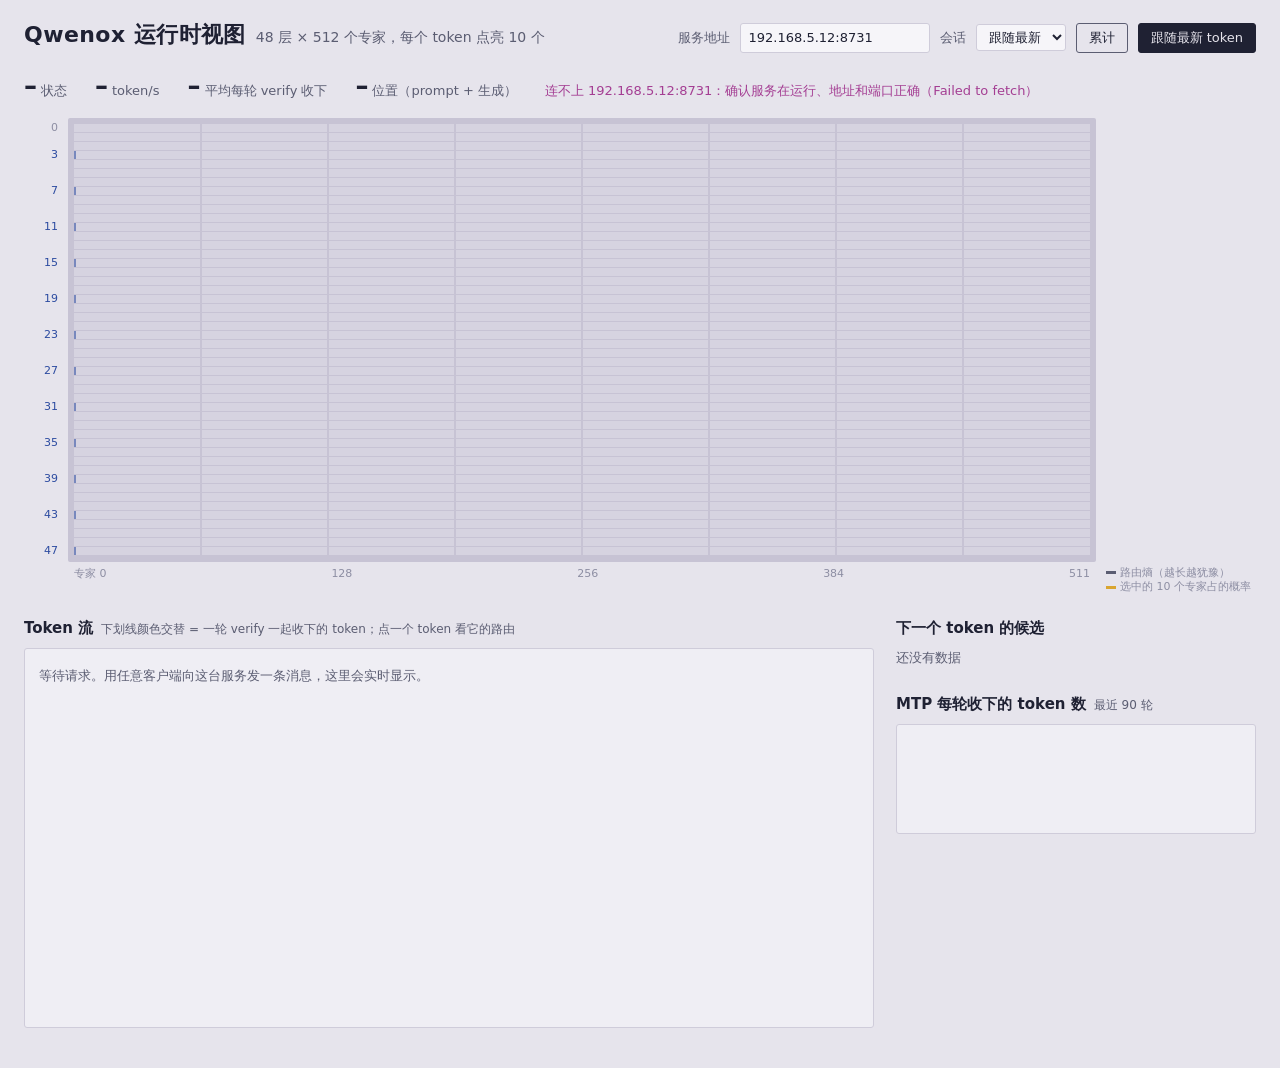
<file: tools/viz/qwenox-viz.html>
<!doctype html>
<html lang="zh-CN">
<head>
<meta charset="utf-8">
<meta name="viewport" content="width=device-width, initial-scale=1">
<title>Qwenox 运行时视图</title>
<style>
:root {
  color-scheme: light;
  --wafer: #e6e4ec;      /* page: bare silicon under the inspection lamp */
  --die: #d6d3e0;        /* die body, unlit expert */
  --street: #c7c3d4;     /* scribe streets between blocks */
  --ink: #1f2133;
  --ink2: #5b5d72;
  --ink3: #8d8ea3;
  --oxide-blue: #2c4ba0;
  --oxide-mag: #a43e93;
  --oxide-gold: #d9a531;
  --line: #cfccda;
  --panel: #efeef4;
  font-family: "PingFang SC", "Hiragino Sans GB", "Microsoft YaHei", system-ui, sans-serif;
  font-variant-numeric: tabular-nums;
}
* { box-sizing: border-box; }
body { margin: 0; background: var(--wafer); color: var(--ink); font-size: 14px; line-height: 1.5; }
.wrap { max-width: 1440px; margin: 0 auto; padding: 18px 24px 40px; }

header { display: flex; align-items: baseline; gap: 20px; flex-wrap: wrap; margin-bottom: 14px; }
h1 { font-size: 22px; font-weight: 600; letter-spacing: .02em; margin: 0; }
h1 small { font-weight: 400; color: var(--ink2); font-size: 14px; margin-left: 10px; letter-spacing: 0; }
.controls { display: flex; gap: 10px; align-items: center; margin-left: auto; flex-wrap: wrap; }
.controls label { color: var(--ink2); font-size: 13px; }
input[type=text], select {
  font: inherit; font-size: 13px; padding: 4px 8px; border: 1px solid var(--line);
  background: #f6f5f9; color: var(--ink); border-radius: 3px;
}
input[type=text] { width: 190px; }
button {
  font: inherit; font-size: 13px; padding: 4px 12px; border: 1px solid var(--ink2);
  background: transparent; color: var(--ink); border-radius: 3px; cursor: pointer;
}
button[aria-pressed=true] { background: var(--ink); color: var(--wafer); border-color: var(--ink); }
:focus-visible { outline: 2px solid var(--oxide-blue); outline-offset: 2px; }

.status { display: flex; gap: 28px; flex-wrap: wrap; margin: 4px 0 12px; align-items: baseline; }
.stat b { font-size: 26px; font-weight: 600; margin-right: 4px; }
.stat span { color: var(--ink2); font-size: 13px; }
.msg { color: var(--oxide-mag); font-size: 13px; }

/* the die: experts x layers */
.stage { display: grid; grid-template-columns: 34px 1fr 150px; gap: 0 10px; align-items: stretch; }
.ytick { position: relative; }
.ytick div { position: absolute; right: 0; font-size: 11px; color: var(--ink3); transform: translateY(-50%); }
.ytick div.qsa { color: var(--oxide-blue); }
.diebox { position: relative; background: var(--street); padding: 6px; border-radius: 2px; }
canvas#die { display: block; width: 100%; height: 432px; image-rendering: pixelated; }
canvas#gauge { display: block; width: 150px; height: 432px; margin-top: 6px; }
.xaxis { grid-column: 2; display: flex; justify-content: space-between; color: var(--ink3); font-size: 11px; padding: 4px 6px 0; }
.legend { grid-column: 3; color: var(--ink3); font-size: 11px; padding-top: 4px; line-height: 1.35; }
.legend i { display: inline-block; width: 10px; height: 3px; vertical-align: middle; margin-right: 4px; }
.hover { position: absolute; pointer-events: none; background: var(--ink); color: var(--wafer); font-size: 12px; padding: 3px 7px; border-radius: 3px; white-space: nowrap; display: none; z-index: 5; }

.lower { display: grid; grid-template-columns: minmax(0, 1fr) 360px; gap: 22px; margin-top: 22px; }
h2 { font-size: 15px; font-weight: 600; margin: 0 0 8px; }
h2 small { font-weight: 400; color: var(--ink2); font-size: 12px; margin-left: 8px; }

.stream {
  background: var(--panel); border: 1px solid var(--line); border-radius: 3px; padding: 12px 14px;
  height: 380px; overflow-y: auto; font-size: 15px; line-height: 1.9; white-space: pre-wrap; word-break: break-word;
}
.tk { border-radius: 2px; cursor: pointer; padding: 1px 0; }
.tk.prompt { color: var(--ink3); }
.tk.r1 { box-shadow: inset 0 -2px 0 rgba(44,75,160,.28); }
.tk.r2 { box-shadow: inset 0 -2px 0 rgba(164,62,147,.40); }
.tk.rb { margin-left: 1px; }
.tk:hover { background: rgba(44,75,160,.12); }
.tk.sel { background: var(--ink); color: var(--wafer); }
.tk.sp { font-size: 11px; color: var(--ink2); border: 1px solid var(--line); padding: 0 4px; margin: 0 2px; }
.tk.pending { opacity: .55; }
.cut { color: var(--ink3); font-size: 12px; display: block; margin-bottom: 6px; }

.insp { display: flex; flex-direction: column; gap: 20px; }
.cand { display: grid; grid-template-columns: 1fr 64px; gap: 4px 10px; font-size: 14px; }
.cand .bar { position: relative; padding: 2px 6px; overflow: hidden; white-space: pre; text-overflow: ellipsis; }
.cand .bar::before { content: ""; position: absolute; inset: 0; width: var(--w); background: rgba(44,75,160,.16); z-index: -1; }
.cand .bar.hit::before { background: rgba(217,165,49,.45); }
.cand .p { text-align: right; color: var(--ink2); }
.insp .note { color: var(--ink2); font-size: 12px; margin-top: 6px; }
canvas#rounds { display: block; width: 100%; height: 110px; background: var(--panel); border: 1px solid var(--line); border-radius: 3px; }
.empty { color: var(--ink2); font-size: 13px; }

@media (max-width: 980px) {
  .lower { grid-template-columns: 1fr; }
  .stage { grid-template-columns: 26px 1fr; }
  canvas#gauge, .legend { display: none; }
}
@media (prefers-reduced-motion: reduce) { .tk { transition: none; } }
</style>
</head>
<body>
<div class="wrap">
<header>
  <h1>Qwenox 运行时视图<small>48 层 × 512 个专家，每个 token 点亮 10 个</small></h1>
  <div class="controls">
    <label for="host">服务地址</label>
    <input id="host" type="text" spellcheck="false" placeholder="192.168.5.12:8741">
    <label for="slot">会话</label>
    <select id="slot"><option value="auto">跟随最新</option></select>
    <button id="mode" type="button" aria-pressed="false" title="切换版图显示：实时余辉 / 本次请求累计">累计</button>
    <button id="follow" type="button" aria-pressed="true" title="选中 token 后点这里回到最新">跟随最新 token</button>
  </div>
</header>

<div class="status" aria-live="polite">
  <div class="stat"><b id="s-state">–</b><span>状态</span></div>
  <div class="stat"><b id="s-tps">–</b><span>token/s</span></div>
  <div class="stat"><b id="s-rnd">–</b><span>平均每轮 verify 收下</span></div>
  <div class="stat"><b id="s-pos">–</b><span>位置（prompt + 生成）</span></div>
  <div class="msg" id="msg"></div>
</div>

<div class="stage">
  <div class="ytick" id="ytick"></div>
  <div class="diebox" id="diebox">
    <canvas id="die" width="1024" height="384" aria-label="专家路由版图：横轴 512 个专家，纵轴 48 层"></canvas>
    <div class="hover" id="hover"></div>
  </div>
  <canvas id="gauge" width="300" height="864" aria-label="逐层路由熵与 top-10 概率质量"></canvas>
  <div></div>
  <div class="xaxis"><span>专家 0</span><span>128</span><span>256</span><span>384</span><span>511</span></div>
  <div class="legend"><i style="background:#5b5d72"></i>路由熵（越长越犹豫）<br><i style="background:#d9a531"></i>选中的 10 个专家占的概率</div>
</div>

<div class="lower">
  <section>
    <h2>Token 流<small>下划线颜色交替 = 一轮 verify 一起收下的 token；点一个 token 看它的路由</small></h2>
    <div class="stream" id="stream"><span class="empty">等待请求。用任意客户端向这台服务发一条消息，这里会实时显示。</span></div>
  </section>
  <aside class="insp">
    <section>
      <h2 id="cand-title">下一个 token 的候选</h2>
      <div class="cand" id="cand"><span class="empty">还没有数据</span></div>
      <div class="note" id="cand-note"></div>
    </section>
    <section>
      <h2>MTP 每轮收下的 token 数<small>最近 90 轮</small></h2>
      <canvas id="rounds" width="720" height="220"></canvas>
      <div class="note" id="rounds-note"></div>
    </section>
  </aside>
</div>
</div>

<script>
"use strict";
const L = 48, E = 512, K = 10;
const $ = id => document.getElementById(id);
const hostEl = $("host"), slotEl = $("slot"), modeBtn = $("mode"), followBtn = $("follow");
// address: #host:port in the page URL, else the last one used, else the default service port
hostEl.value = decodeURIComponent(location.hash.slice(1)) || localStorage.getItem("qv.host") || "192.168.5.12:8731";
hostEl.addEventListener("change", () => { localStorage.setItem("qv.host", hostEl.value.trim()); reset(); });
slotEl.addEventListener("change", () => reset());
let cumulative = localStorage.getItem("qv.mode") === "cum";
modeBtn.setAttribute("aria-pressed", String(cumulative));
modeBtn.addEventListener("click", () => {
  cumulative = !cumulative; modeBtn.setAttribute("aria-pressed", String(cumulative));
  localStorage.setItem("qv.mode", cumulative ? "cum" : "live");
});
followBtn.addEventListener("click", () => select(null));

// ---------- state ----------
let meta = null;              // /viz summary
let cur = null;               // {slot, req, n_prompt, start}
let items = new Map();        // p -> item (decoded)
let finalEnd = 0, nTok = 0, state = 0;
let nextFetch = 0;            // lowest position not yet final
let selected = null;          // pinned position or null
let qsa = new Set([3,7,11,15,19,23,27,31,35,39,43,47]);
const glow = new Float32Array(L * E);   // live afterglow
const cum = new Float32Array(L * E);    // per-request usage
const playQ = [];                       // finalized positions waiting to flash
let decoder = new TextDecoder("utf-8");
let lastDecoded = -1;

function api(path) { return "http://" + hostEl.value.trim() + path; }
function hexBytes(h) {
  const a = new Uint8Array(h.length >> 1);
  for (let i = 0; i < a.length; i++) a[i] = parseInt(h.substr(i * 2, 2), 16);
  return a;
}
function tokText(h) {
  try { return new TextDecoder("utf-8").decode(hexBytes(h || "")); } catch { return "?"; }
}

function reset() {
  cur = null; items.clear(); finalEnd = nTok = 0; nextFetch = 0; selected = null;
  glow.fill(0); cum.fill(0); playQ.length = 0;
  decoder = new TextDecoder("utf-8"); lastDecoded = -1; streamBuilt = 0; lastFlashed = null;
  $("stream").innerHTML = '<span class="empty">等待请求。用任意客户端向这台服务发一条消息，这里会实时显示。</span>';
  followBtn.setAttribute("aria-pressed", "true");
}

// ---------- polling ----------
let busy = false;
async function poll() {
  if (busy) return;
  busy = true;
  try {
    const r = await fetch(api("/viz"), { cache: "no-store" });
    if (!r.ok) throw new Error("HTTP " + r.status);
    meta = await r.json();
    if (!meta.on) { setMsg("引擎没有开可视化：在 service.conf 里设 VIZ=1，然后重启服务。"); return; }
    if (meta.qsa) qsa = new Set(meta.qsa);
    syncSlots();
    const pick = chooseSlot();
    if (!pick) { setMsg(""); $("s-state").textContent = "空闲"; return; }
    if (!cur || cur.slot !== pick.slot || cur.req !== pick.req) {
      reset();
      const start = Math.max(0, pick.n_prompt - 256);
      cur = { slot: pick.slot, req: pick.req, n_prompt: pick.n_prompt, start };
      nextFetch = start;
    }
    state = pick.state;
    // fetch everything not final yet, 128 positions per call
    for (let guard = 0; guard < 8; guard++) {
      const q = await fetch(api(`/viz?slot=${cur.slot}&from=${nextFetch}&n=128`), { cache: "no-store" });
      if (!q.ok) throw new Error("HTTP " + q.status);
      const d = await q.json();
      if (d.req !== cur.req) break;
      finalEnd = d.final_end; nTok = d.n_tok; state = d.state;
      ingest(d.items);
      const last = d.items.length ? d.items[d.items.length - 1].p : nextFetch;
      if (d.items.length < 128 || last + 1 >= nTok) break;
    }
    setMsg("");
    renderStatus();
  } catch (e) {
    setMsg("连不上 " + hostEl.value + "：确认服务在运行、地址和端口正确（" + e.message + "）");
  } finally {
    busy = false;
  }
}
function chooseSlot() {
  const v = slotEl.value;
  const live = meta.slots.filter(s => s.req >= 0);
  if (!live.length) return null;
  if (v !== "auto") return live.find(s => String(s.slot) === v) || null;
  return live.reduce((a, b) => (b.req > a.req ? b : a));
}
function syncSlots() {
  const want = ["auto", ...meta.slots.map(s => String(s.slot))].join(",");
  const have = [...slotEl.options].map(o => o.value).join(",");
  if (want === have) return;
  const v = slotEl.value;
  slotEl.innerHTML = '<option value="auto">跟随最新</option>' +
    meta.slots.map(s => `<option value="${s.slot}">第 ${s.slot + 1} 路</option>`).join("");
  slotEl.value = [...slotEl.options].some(o => o.value === v) ? v : "auto";
}
function setMsg(t) { $("msg").textContent = t; }

function ingest(list) {
  for (const it of list) {
    const old = items.get(it.p);
    const fin = it.p < finalEnd;
    it.final = fin;
    if (!old) {
      if (it.p === lastDecoded + 1 || lastDecoded < 0) {
        it.text = it.sp ? tokText(it.b) : decoder.decode(hexBytes(it.b || ""), { stream: true });
        lastDecoded = it.p;
      } else {
        it.text = tokText(it.b);
      }
    } else {
      it.text = old.text;
    }
    items.set(it.p, it);
    if (fin && (!old || !old.final)) {
      if (it.e) {
        for (let i = 0; i < L * K; i++) if (it.e[i] >= 0) cum[Math.floor(i / K) * E + it.e[i]] += it.w[i] / 255;
        if (it.p >= cur.n_prompt - 1) playQ.push(it.p); // prompt routing only feeds the totals
      }
      if (nextFetch === it.p) nextFetch = it.p + 1;
    }
  }
  // joining mid-request (or after a stall): flash only the most recent tokens,
  // the backlog already sits in the totals
  if (playQ.length > 24) playQ.splice(0, playQ.length - 6);
  renderStream();
  if (selected === null) renderInspector(latestFinal());
}
function latestFinal() {
  for (let p = finalEnd - 1; p >= (cur ? cur.start : 0); p--) if (items.has(p) && items.get(p).e) return p;
  return null;
}

// ---------- token stream ----------
function rounds() {
  // group generated tokens by emit time: one verify round's tokens leave
  // the engine back to back (< 3 ms apart), rounds are ~15+ ms apart
  const out = [];
  let g = null, prev = -1e9;
  for (let p = cur ? cur.n_prompt : 0; p < nTok; p++) {
    const it = items.get(p);
    if (!it || it.m < 0) continue;
    if (!g || it.m - prev > 3) { g = { start: p, n: 0, t: it.m }; out.push(g); }
    g.n++; prev = it.m;
  }
  return out;
}
let streamBuilt = 0, roundOf = new Map();
function renderStream() {
  const box = $("stream");
  if (!cur) return;
  const atBottom = box.scrollTop + box.clientHeight >= box.scrollHeight - 30;
  const rs = rounds();
  roundOf = new Map();
  rs.forEach((g, i) => { for (let k = 0; k < g.n; k++) roundOf.set(g.start + k, i); });
  if (streamBuilt === 0 || box.querySelector(".empty")) {
    box.innerHTML = cur.start > 0 ? `<span class="cut">前面还有 ${cur.start} 个 prompt token 没有显示</span>` : "";
    streamBuilt = cur.start;
  }
  const frag = document.createDocumentFragment();
  for (let p = streamBuilt; p < nTok; p++) {
    const it = items.get(p);
    if (!it) break;
    const s = document.createElement("span");
    s.className = "tk";
    s.dataset.p = p;
    s.textContent = it.text;
    if (it.sp) s.classList.add("sp");
    if (p < cur.n_prompt) s.classList.add("prompt");
    frag.appendChild(s);
    streamBuilt = p + 1;
  }
  box.appendChild(frag);
  // round banding + pending marks (cheap: only the generated tail changes)
  for (const s of box.querySelectorAll(".tk:not(.prompt)")) {
    const p = +s.dataset.p, r = roundOf.get(p);
    s.classList.toggle("r1", r !== undefined && r % 2 === 0);
    s.classList.toggle("r2", r !== undefined && r % 2 === 1);
    s.classList.toggle("rb", r !== undefined && rs[r].start === p);
    s.classList.toggle("pending", p >= finalEnd);
    s.classList.toggle("sel", p === selected);
  }
  if (atBottom) box.scrollTop = box.scrollHeight;
}
$("stream").addEventListener("click", ev => {
  const s = ev.target.closest(".tk");
  if (!s) return;
  const p = +s.dataset.p;
  select(selected === p ? null : p);
});
function select(p) {
  selected = p;
  followBtn.setAttribute("aria-pressed", String(p === null));
  for (const s of $("stream").querySelectorAll(".tk.sel")) s.classList.remove("sel");
  if (p !== null) { const s = $("stream").querySelector(`.tk[data-p="${p}"]`); if (s) s.classList.add("sel"); }
  renderInspector(p === null ? latestFinal() : p);
}

// ---------- inspector ----------
function renderInspector(p) {
  const box = $("cand"), note = $("cand-note");
  const it = p === null ? null : items.get(p);
  if (!it || !it.k) {
    box.innerHTML = '<span class="empty">' + (it ? "这个位置是 prompt 内部，引擎没有为它算候选（只有生成阶段和 verify 行才有）。" : "还没有数据") + "</span>";
    note.textContent = it && it.e ? "版图显示的是它的专家路由。" : "";
    $("cand-title").textContent = "下一个 token 的候选";
    return;
  }
  const next = items.get(p + 1);
  $("cand-title").textContent = "「" + clip(it.text) + "」之后的候选";
  box.innerHTML = "";
  it.k.forEach((id, j) => {
    const pr = it.q[j] / 10000;
    const d = document.createElement("div");
    d.className = "bar" + (next && next.t === id ? " hit" : "");
    d.style.setProperty("--w", Math.max(1, pr * 100).toFixed(1) + "%");
    d.textContent = clip(it.kb ? tokText(it.kb[j]) : "#" + id) || "␠";
    const q = document.createElement("div");
    q.className = "p";
    q.textContent = (pr * 100).toFixed(pr < 0.1 ? 1 : 0) + "%";
    box.append(d, q);
  });
  if (!next) note.textContent = "下一个 token 还没生成。";
  else {
    const rank = it.k.indexOf(next.t);
    note.textContent = rank === 0 ? "实际选了第 1 名（金色）。" :
      rank > 0 ? `实际选了第 ${rank + 1} 名（金色），采样模式下会这样。` : "实际选中的 token 不在前 5 名里。";
  }
}
function clip(s) { s = (s || "").replace(/\n/g, "↵"); return s.length > 24 ? s.slice(0, 24) + "…" : s; }

// ---------- status ----------
function renderStatus() {
  $("s-state").textContent = ["空闲", "预填充", "生成中", "已完成"][state] || "–";
  $("s-pos").textContent = nTok ? `${cur.n_prompt} + ${nTok - cur.n_prompt}` : "–";
  const rs = rounds();
  const gen = [];
  for (let p = cur.n_prompt; p < nTok; p++) { const it = items.get(p); if (it && it.m >= 0) gen.push(it.m); }
  if (gen.length > 4) {
    const tail = gen.slice(-Math.min(gen.length, 120));
    const dt = (tail[tail.length - 1] - tail[0]) / 1000;
    $("s-tps").textContent = dt > 0 ? ((tail.length - 1) / dt).toFixed(1) : "–";
  } else $("s-tps").textContent = "–";
  const last = rs.slice(-90);
  $("s-rnd").textContent = last.length ? (last.reduce((a, g) => a + g.n, 0) / last.length).toFixed(2) : "–";
  drawRounds(last);
}
function drawRounds(rs) {
  const c = $("rounds"), x = c.getContext("2d");
  x.clearRect(0, 0, c.width, c.height);
  const mx = Math.max(5, ...rs.map(g => g.n));
  const bw = c.width / 90;
  x.fillStyle = "#cfccda";
  for (let k = 1; k <= mx; k++) x.fillRect(0, c.height - 10 - (c.height - 24) * k / mx, c.width, 1);
  rs.forEach((g, i) => {
    const h = (c.height - 24) * g.n / mx;
    x.fillStyle = g.n >= 4 ? "#d9a531" : g.n >= 2 ? "#a43e93" : "#2c4ba0";
    x.fillRect(i * bw + 1, c.height - 10 - h, bw - 2, h);
  });
  $("rounds-note").textContent = rs.length
    ? "每根柱 = 一轮 verify：草稿 token 被主干一次性验证，收下几个就多高。蓝 = 只收下 1 个（草稿全被拒），紫 2–3 个，金 4 个以上。"
    : "";
}

// ---------- the die ----------
const die = $("die"), dx = die.getContext("2d");
const W = die.width, H = die.height, CW = W / E, RH = H / L;   // 2 x 8 px cells
const img = dx.createImageData(W, H);
const lut = new Uint8ClampedArray(256 * 3);
(function buildLut() {
  // thin-film interference ramp: unlit die -> oxide blue -> magenta -> gold -> near white
  const stops = [[0, [214, 211, 224]], [0.18, [44, 75, 160]], [0.45, [164, 62, 147]], [0.75, [217, 165, 49]], [1, [255, 246, 216]]];
  for (let i = 0; i < 256; i++) {
    const t = i / 255;
    let k = 0; while (k < stops.length - 2 && t > stops[k + 1][0]) k++;
    const [t0, c0] = stops[k], [t1, c1] = stops[k + 1];
    const u = Math.min(1, Math.max(0, (t - t0) / (t1 - t0)));
    for (let ch = 0; ch < 3; ch++) lut[i * 3 + ch] = c0[ch] + (c1[ch] - c0[ch]) * u;
  }
})();
const ytick = $("ytick");
function buildTicks() {
  ytick.innerHTML = "";
  for (let l = 0; l < L; l++) {
    if (l % 4 !== 3 && l !== 0) continue;
    const d = document.createElement("div");
    d.textContent = l;
    if (qsa.has(l)) { d.className = "qsa"; d.title = "全注意力层（其余为线性注意力 GDN）"; }
    d.style.top = `calc(6px + ${((l + 0.5) / L) * 432}px)`;
    ytick.appendChild(d);
  }
}
buildTicks();

function drawDie(src, scale) {
  const px = img.data;
  for (let l = 0; l < L; l++) {
    for (let e = 0; e < E; e++) {
      const v = Math.min(255, Math.round(Math.sqrt(Math.min(1, src[l * E + e] * scale)) * 255));
      const r = lut[v * 3], g = lut[v * 3 + 1], b = lut[v * 3 + 2];
      const x0 = e * CW, y0 = l * RH;
      for (let y = 0; y < RH - 1; y++) {      // last row of each layer = scribe gap
        let o = ((y0 + y) * W + x0) * 4;
        for (let x = 0; x < CW; x++, o += 4) { px[o] = r; px[o + 1] = g; px[o + 2] = b; px[o + 3] = 255; }
      }
      let o = ((y0 + RH - 1) * W + x0) * 4;
      for (let x = 0; x < CW; x++, o += 4) { px[o] = 199; px[o + 1] = 195; px[o + 2] = 212; px[o + 3] = 255; }
    }
  }
  dx.putImageData(img, 0, 0);
  dx.fillStyle = "#c7c3d4";                // streets between 64-expert blocks
  for (let b = 1; b < 8; b++) dx.fillRect(b * 64 * CW - 1, 0, 2, H);
  dx.fillStyle = "rgba(44,75,160,.55)";    // full-attention layers: a mark on the die edge
  for (const l of qsa) dx.fillRect(0, l * RH, 2, RH - 1);
}
const single = new Float32Array(L * E);
function routeOf(p, into) {
  into.fill(0);
  const it = items.get(p);
  if (!it || !it.e) return null;
  for (let i = 0; i < L * K; i++) if (it.e[i] >= 0) into[Math.floor(i / K) * E + it.e[i]] = it.w[i] / 255;
  return it;
}

// gauge: per layer entropy (ink) and top-10 mass (gold) of the shown token
const gauge = $("gauge"), gx = gauge.getContext("2d");
function drawGauge(it) {
  const w = gauge.width, h = gauge.height, rh = h / L;
  gx.clearRect(0, 0, w, h);
  if (!it || !it.h) return;
  const hmax = Math.log(512);
  for (let l = 0; l < L; l++) {
    const y = l * rh;
    const ent = it.h[l] / 1000, mass = it.c[l] / 1000;
    gx.fillStyle = "#5b5d72";
    gx.fillRect(0, y + rh * 0.18, w * Math.max(0, ent / hmax), rh * 0.32);
    gx.fillStyle = "#d9a531";
    gx.fillRect(0, y + rh * 0.56, w * Math.max(0, Math.min(1, mass)), rh * 0.26);
  }
}

// hover readout
const hover = $("hover");
die.addEventListener("mousemove", ev => {
  const r = die.getBoundingClientRect();
  const e = Math.floor((ev.clientX - r.left) / r.width * E), l = Math.floor((ev.clientY - r.top) / r.height * L);
  if (e < 0 || e >= E || l < 0 || l >= L) { hover.style.display = "none"; return; }
  const tot = cur ? cumTotal() : 0;
  const share = tot ? (100 * cum[l * E + e] / (tot / L)).toFixed(2) : "0";
  let wnow = "";
  const p = selected !== null ? selected : latestFinal();
  if (p !== null) {
    const it = items.get(p);
    if (it && it.e) { const j = it.e.slice(l * K, l * K + K).indexOf(e); if (j >= 0) wnow = `，当前 token 权重 ${(it.w[l * K + j] / 255 * 100).toFixed(0)}%`; }
  }
  hover.textContent = `第 ${l} 层${qsa.has(l) ? "（全注意力）" : ""}，专家 ${e}：本次请求承担 ${share}% 的路由${wnow}`;
  hover.style.display = "block";
  const br = $("diebox").getBoundingClientRect();
  hover.style.left = Math.min(ev.clientX - br.left + 12, br.width - 330) + "px";
  hover.style.top = (ev.clientY - br.top + 14) + "px";
});
die.addEventListener("mouseleave", () => { hover.style.display = "none"; });
function cumTotal() { let s = 0; for (let i = 0; i < cum.length; i++) s += cum[i]; return s; }

// animation: spread each poll's finalized tokens over the poll interval
const reduceMotion = matchMedia("(prefers-reduced-motion: reduce)").matches;
let lastFrame = 0, flashAt = 0, lastFlashed = null;
function frame(t) {
  requestAnimationFrame(frame);
  if (t - lastFrame < 33) return;               // ~30 fps
  const dt = t - lastFrame; lastFrame = t;
  const decay = reduceMotion ? 0 : Math.pow(0.5, dt / 140);
  for (let i = 0; i < glow.length; i++) glow[i] *= decay;
  const per = playQ.length > 40 ? 0 : 280 / Math.max(1, playQ.length);
  while (playQ.length && t >= flashAt) {
    const p = playQ.shift();
    const it = items.get(p);
    if (it && it.e) for (let i = 0; i < L * K; i++) if (it.e[i] >= 0) { const k = Math.floor(i / K) * E + it.e[i]; glow[k] = Math.max(glow[k], it.w[i] / 255 * 2.2); }
    if (selected === null) { drawGauge(it); renderInspector(p); }
    lastFlashed = p;
    flashAt = t + per;
    if (per > 0) break;
  }
  if (selected !== null) {
    const it = routeOf(selected, single);
    drawDie(single, 3);
    drawGauge(it);
  } else if (cumulative) {
    let mx = 0; for (let i = 0; i < cum.length; i++) if (cum[i] > mx) mx = cum[i];
    drawDie(cum, mx ? 1 / mx : 0);
  } else {
    // afterglow of recent tokens over a steady image of the latest one
    const p = lastFlashed;
    if (p !== null && routeOf(p, single)) {
      for (let i = 0; i < single.length; i++) single[i] = Math.max(glow[i], single[i] * 0.55);
      drawDie(single, 1);
    } else {
      drawDie(glow, 1);
    }
  }
}
requestAnimationFrame(frame);

setInterval(poll, 300);
poll();
</script>
</body>
</html>
</file>
